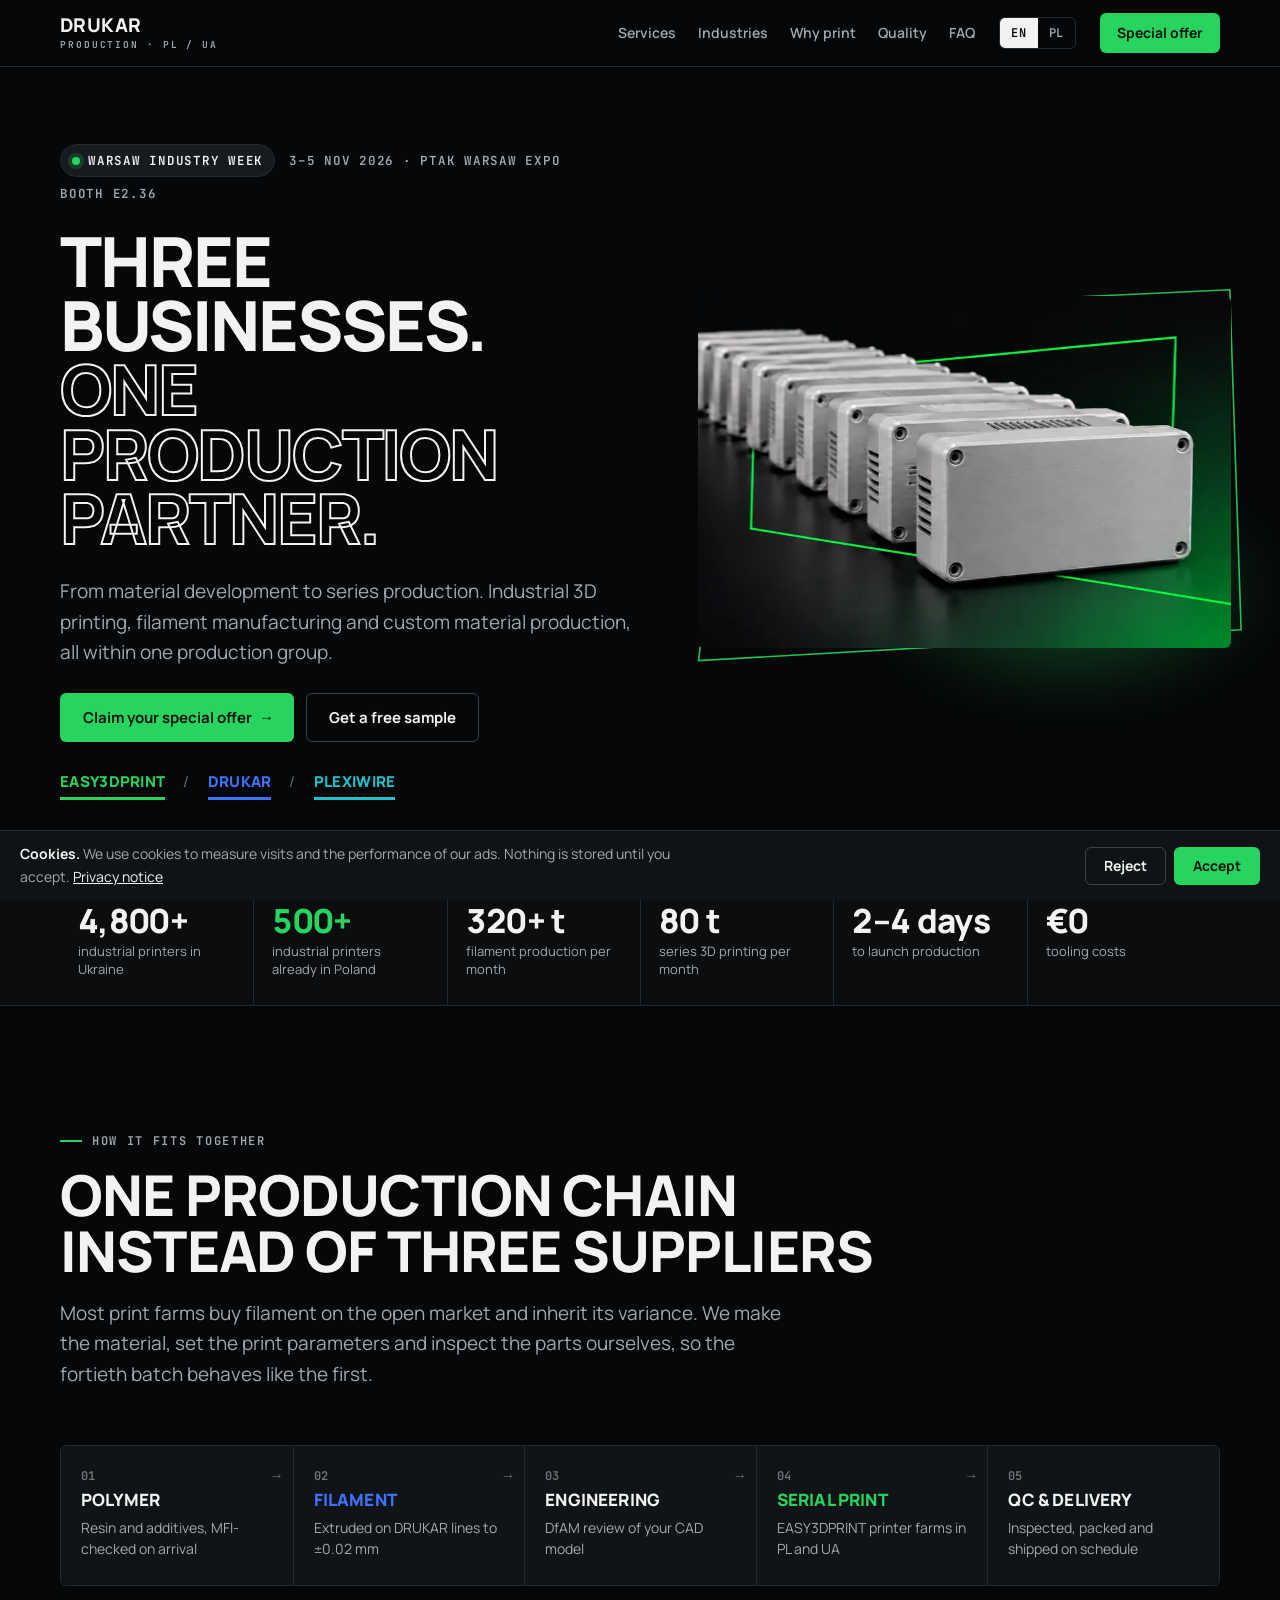
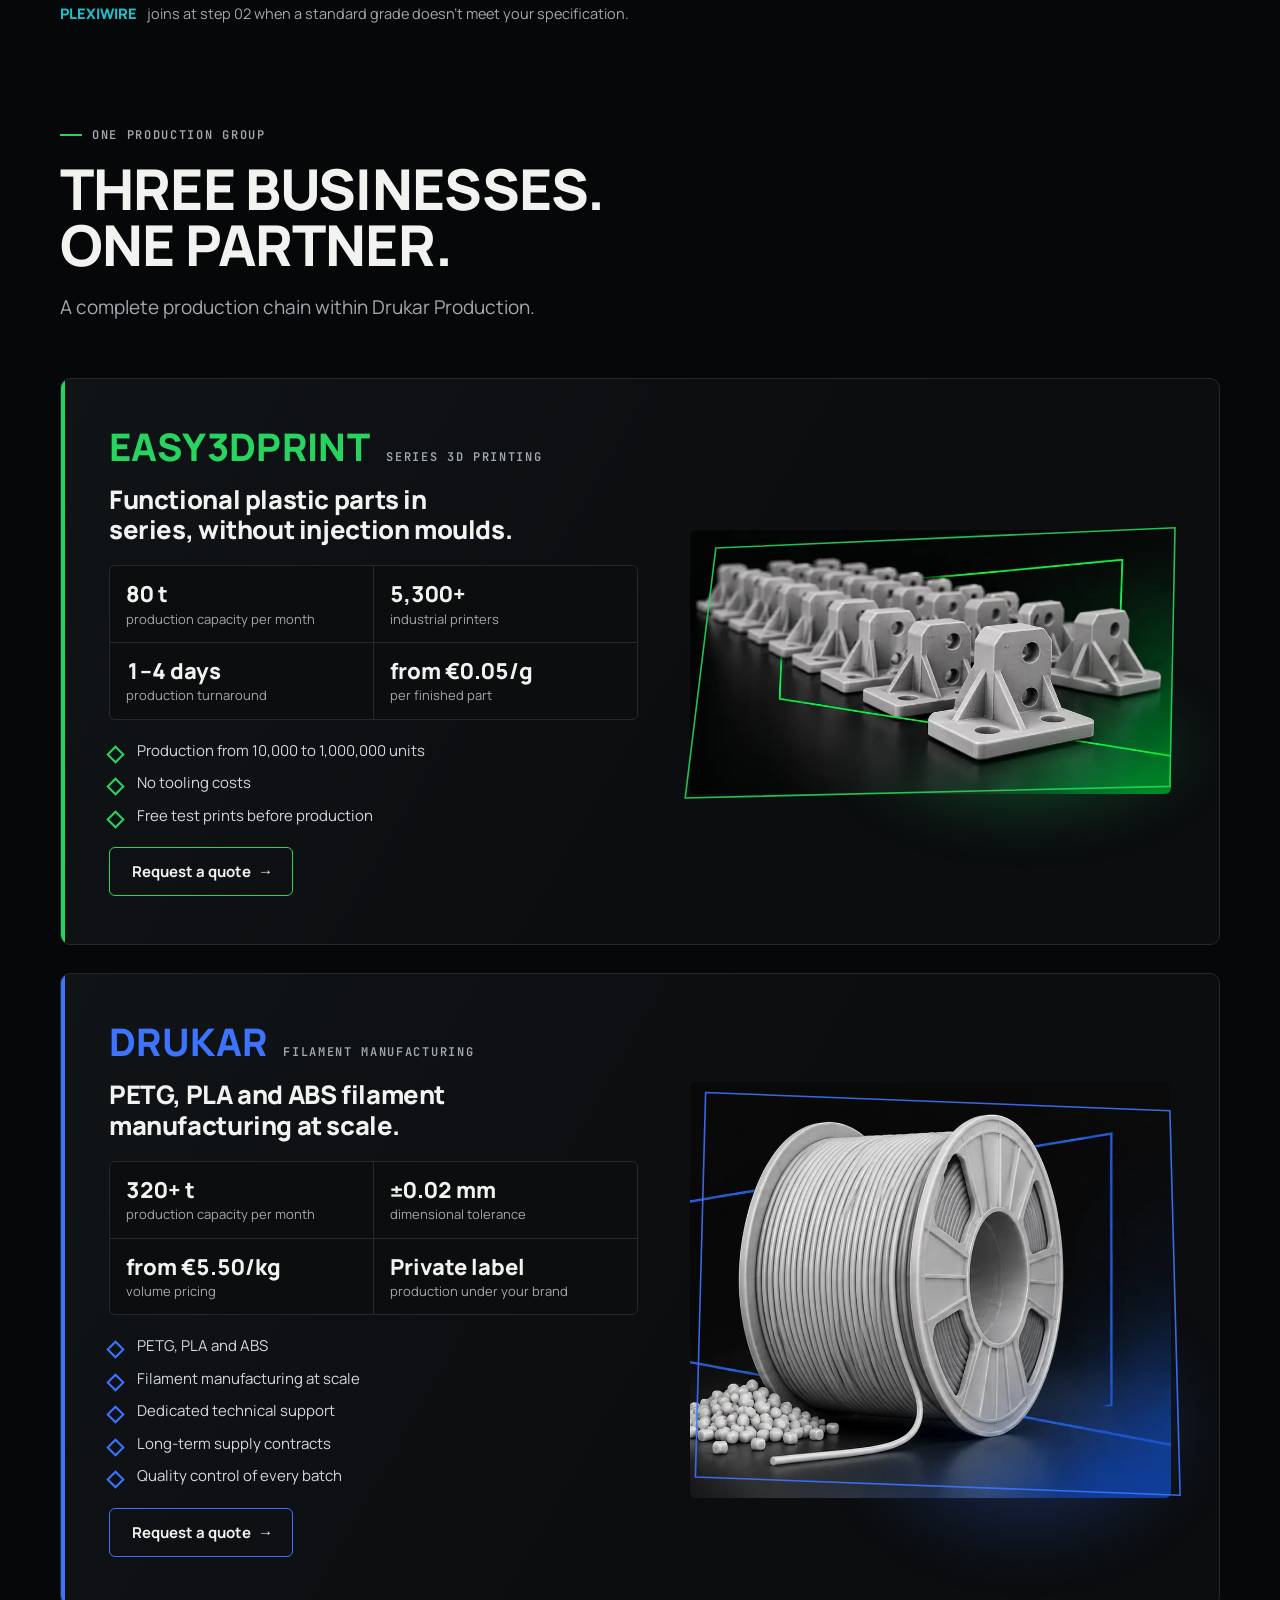
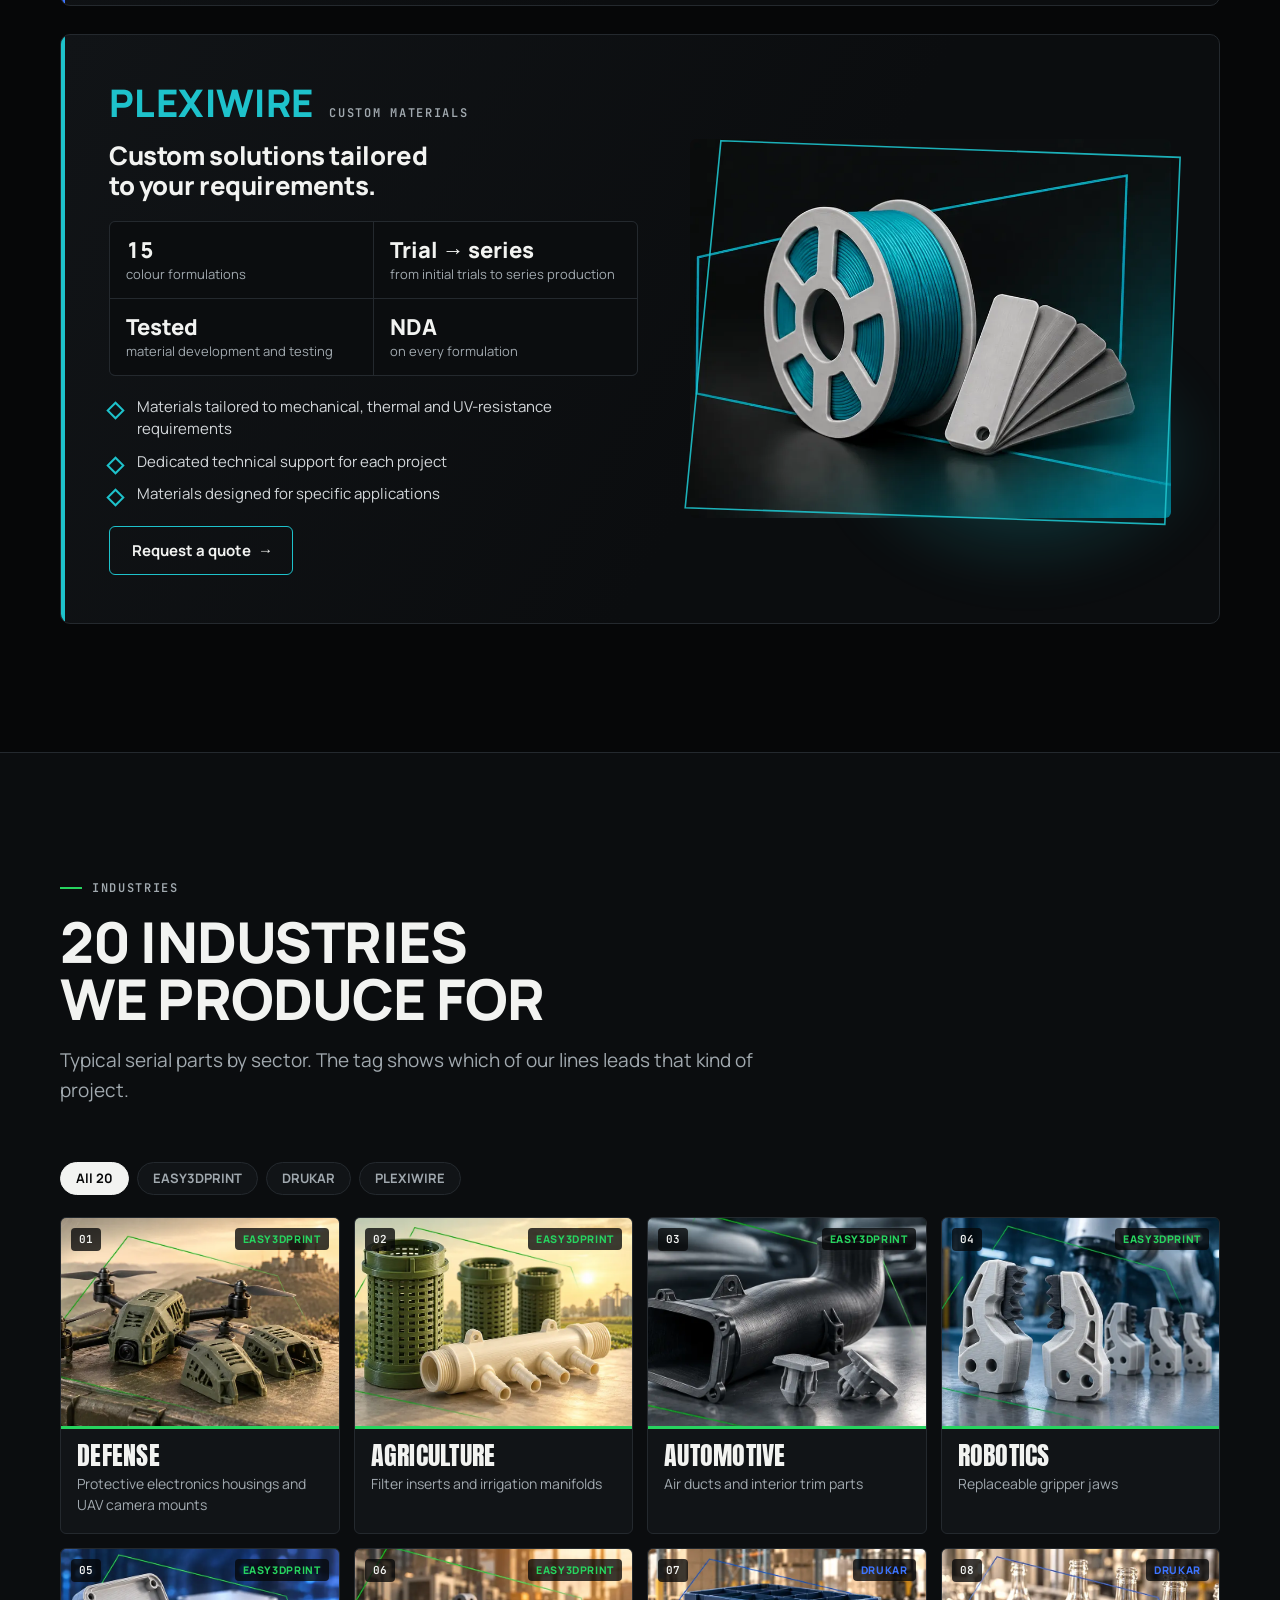
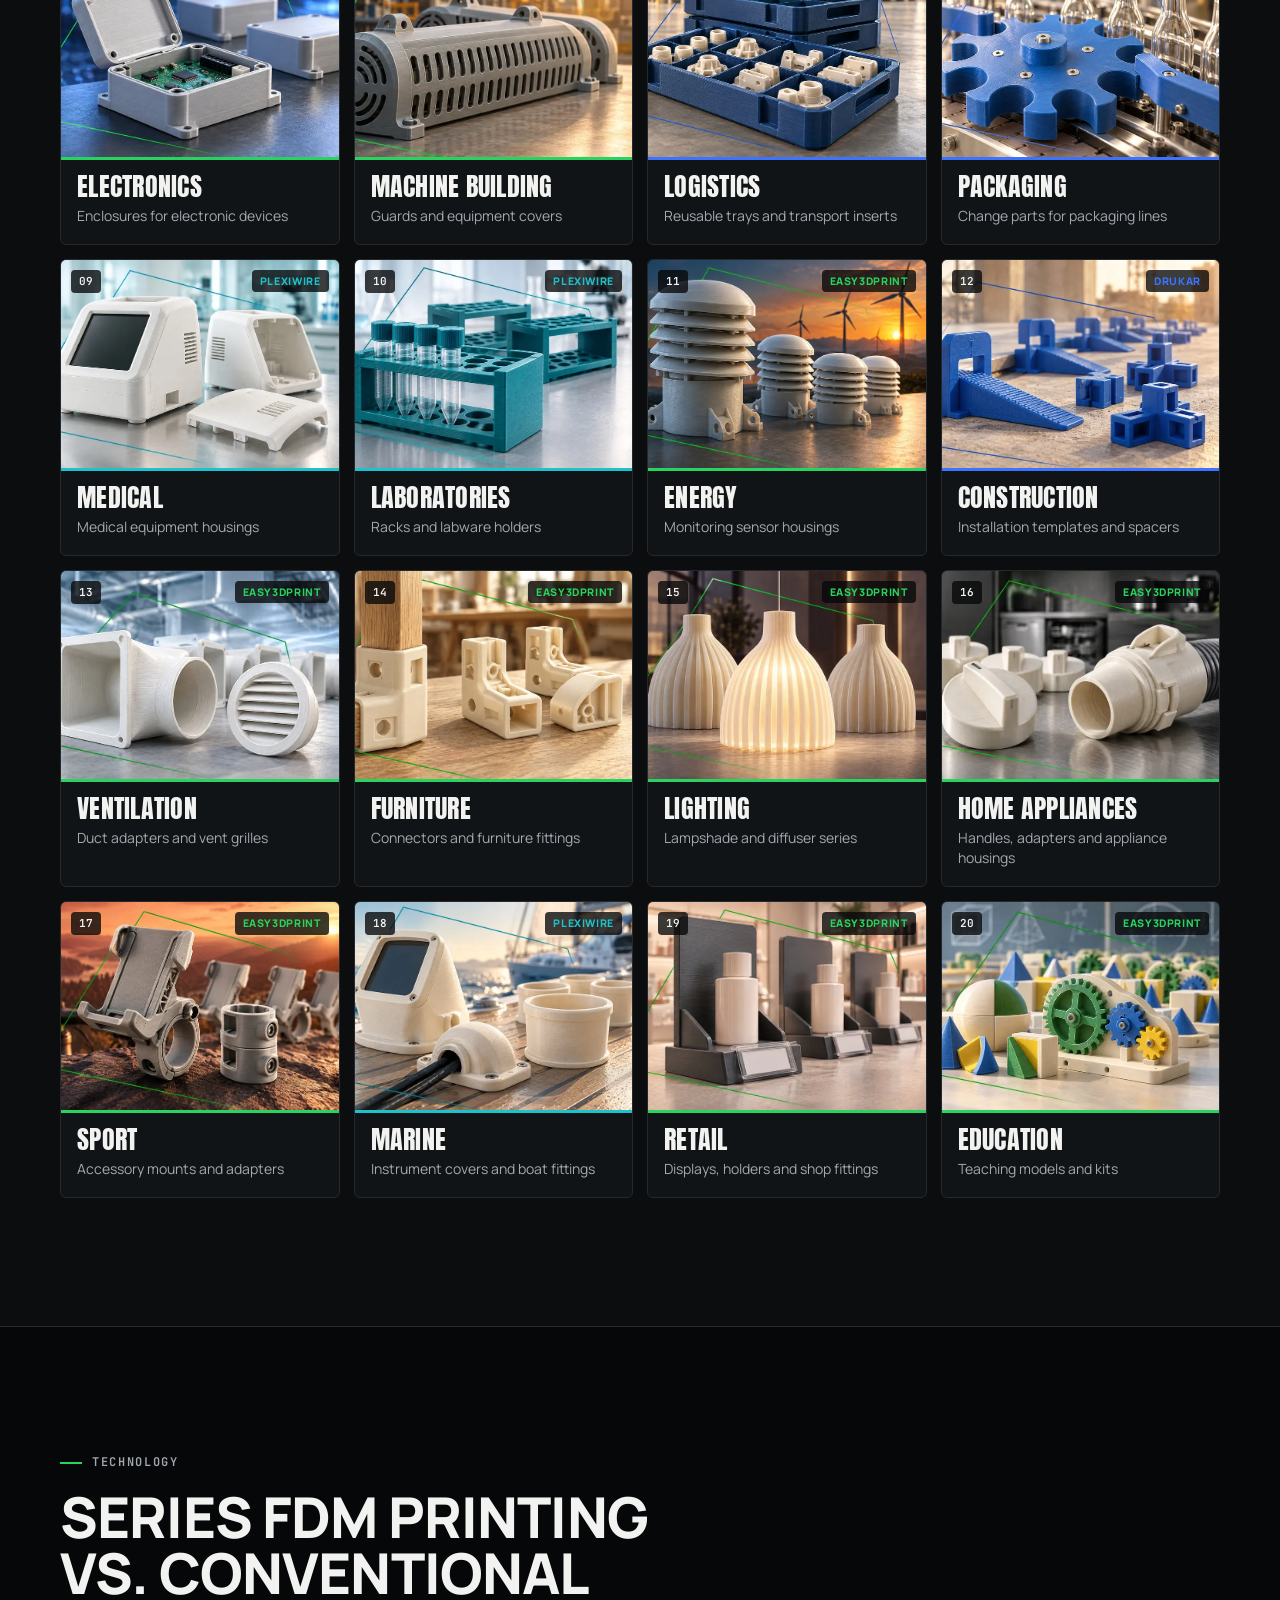
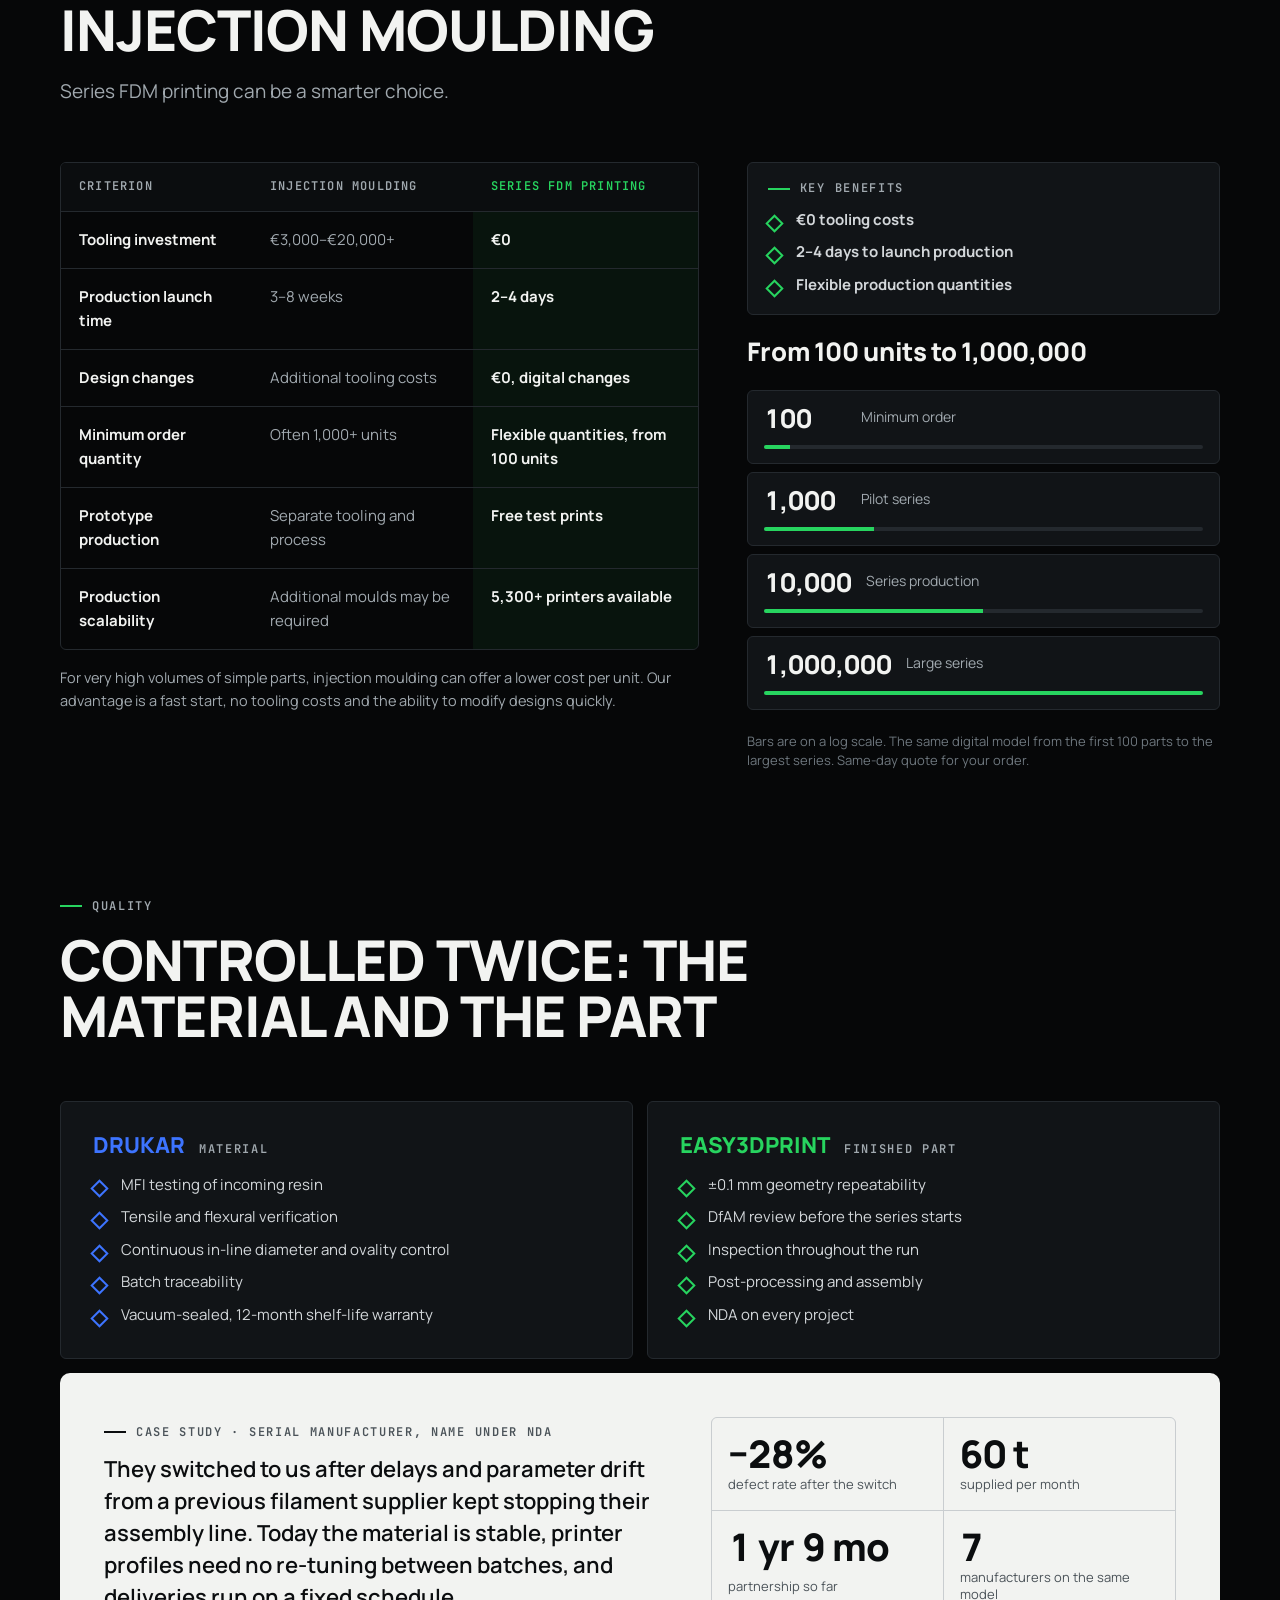
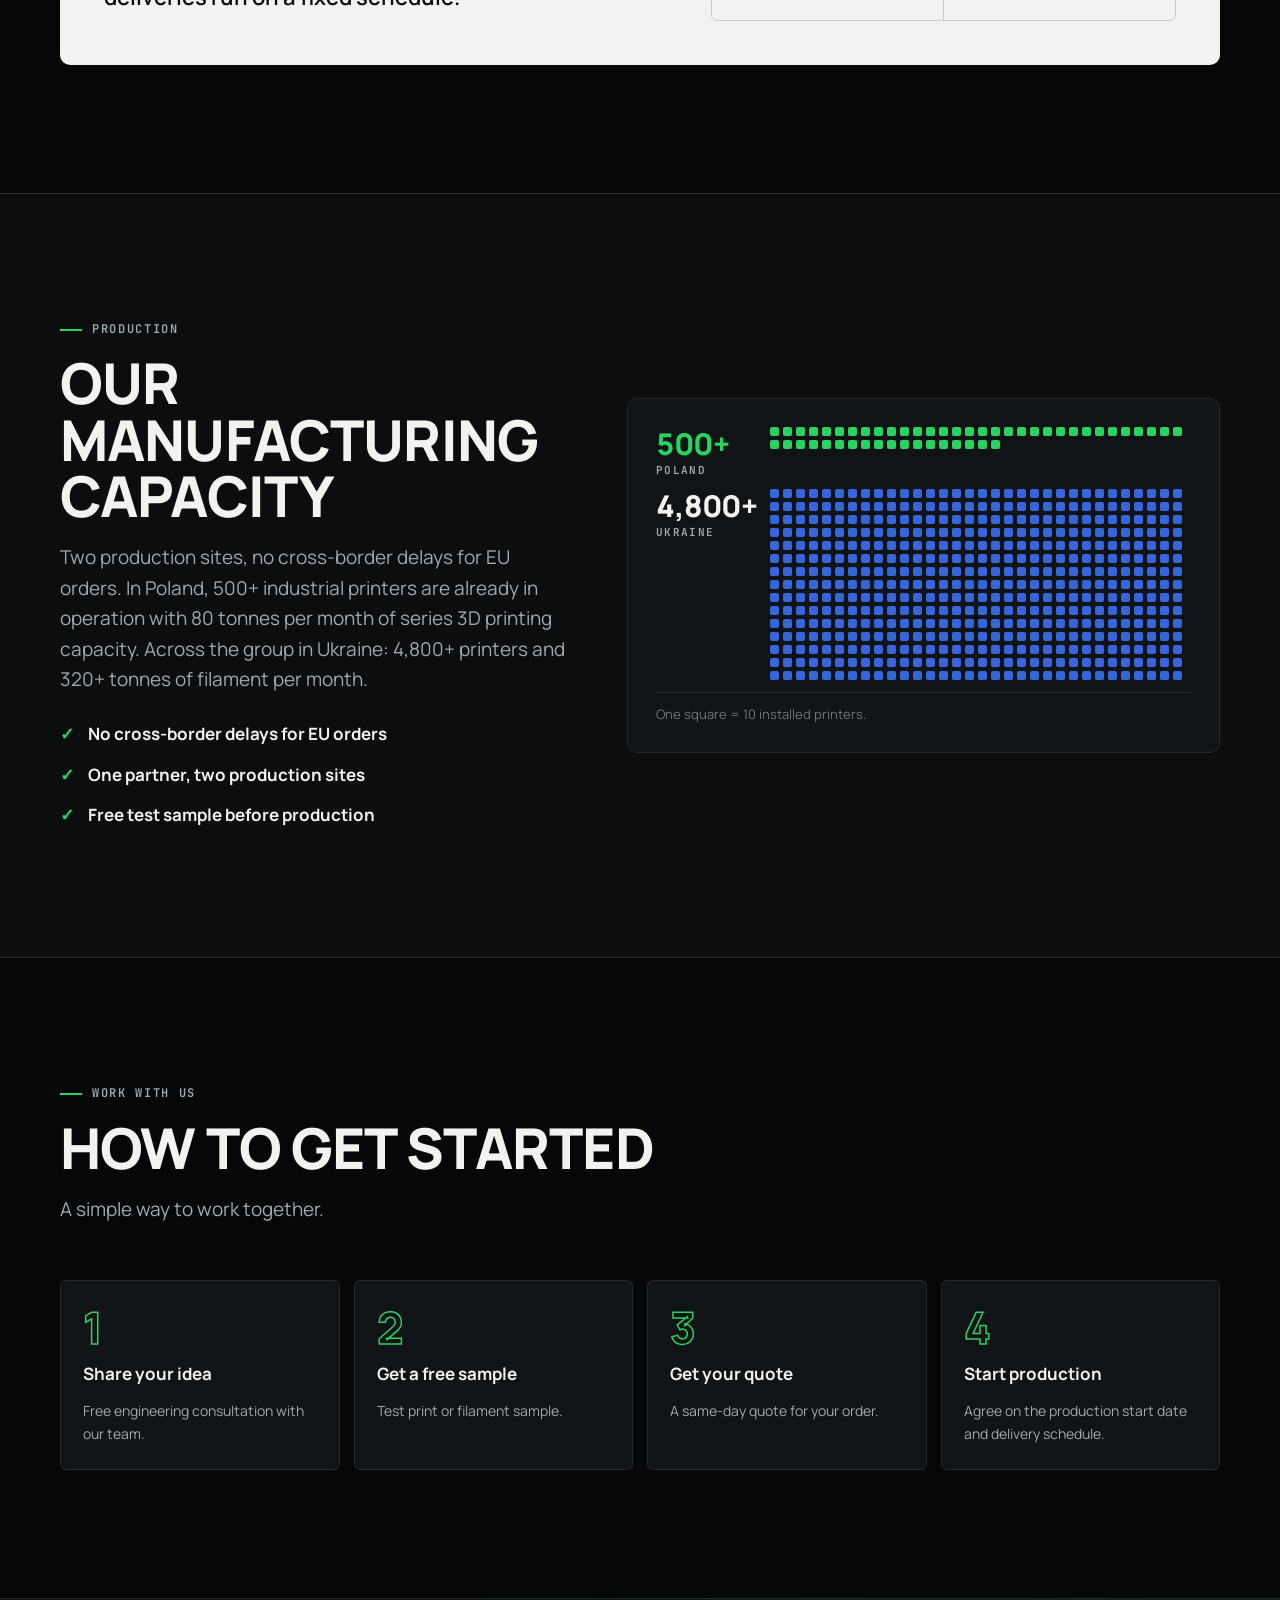
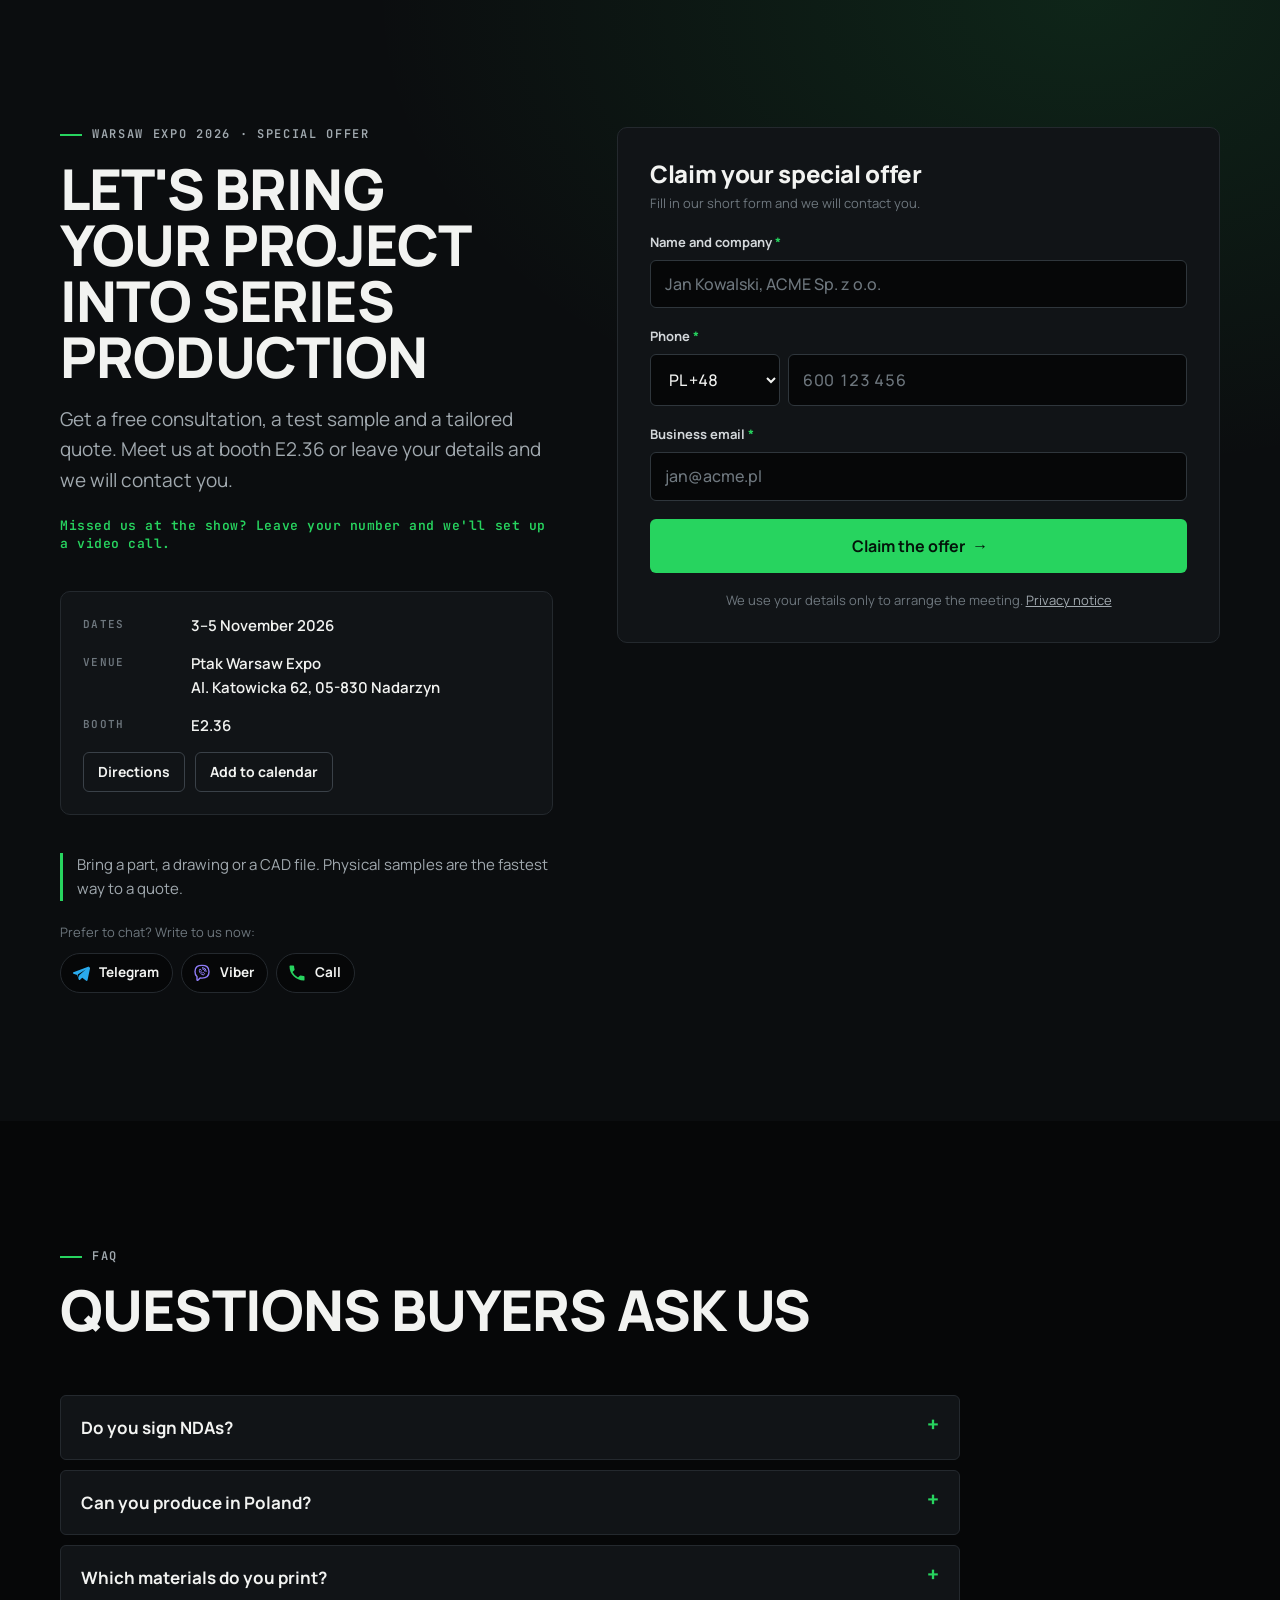
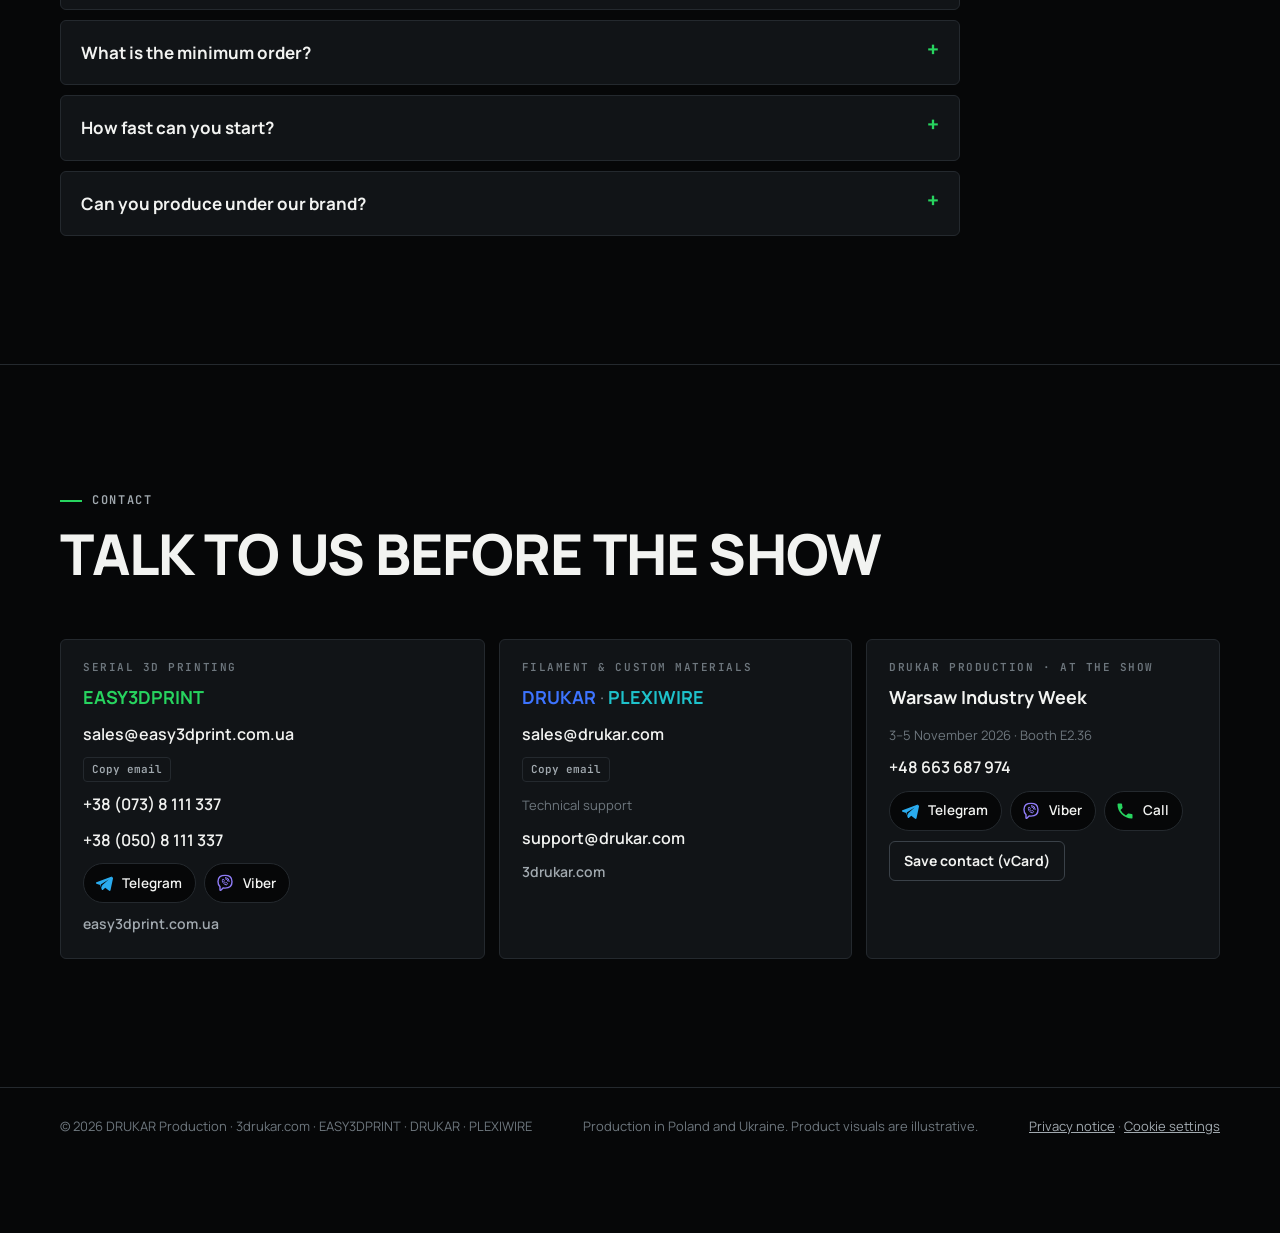
<file: index.html>
<!doctype html>
<html lang="en" data-root="" data-langpath="">
<head>
<meta charset="utf-8">
<meta name="viewport" content="width=device-width, initial-scale=1, viewport-fit=cover">
<title>DRUKAR Production · Serial 3D printing, filament &amp; custom materials</title>
<meta name="description" content="Series FDM 3D printing, PETG/PLA/ABS filament and custom materials within one production group. 5,300+ industrial printers in Poland and Ukraine. Warsaw Industry Week, 3–5 November 2026, booth E2.36.">
<link rel="canonical" href="https://warsaw2026.3drukar.com/">
<link rel="alternate" hreflang="en" href="https://warsaw2026.3drukar.com/">
<link rel="alternate" hreflang="pl" href="https://warsaw2026.3drukar.com/pl/">
<link rel="alternate" hreflang="x-default" href="https://warsaw2026.3drukar.com/">
<meta name="theme-color" content="#060708">
<meta property="og:type" content="website">
<meta property="og:title" content="DRUKAR Production · Three businesses. One production partner.">
<meta property="og:description" content="Series 3D printing, filament and custom materials. 500+ printers already in Poland. Warsaw Industry Week, 3–5 Nov 2026, booth E2.36.">
<meta property="og:url" content="https://warsaw2026.3drukar.com/">
<meta property="og:locale" content="en_GB">
<meta property="og:site_name" content="DRUKAR Production">
<meta property="og:image" content="https://warsaw2026.3drukar.com/assets/og-en.jpg">
<meta property="og:image:width" content="1200">
<meta property="og:image:height" content="630">
<meta name="twitter:card" content="summary_large_image">
<link rel="icon" href="data:image/svg+xml,%3Csvg xmlns='http://www.w3.org/2000/svg' viewBox='0 0 64 64'%3E%3Crect width='64' height='64' rx='12' fill='%23060708'/%3E%3Cpath d='M16 14h18c11 0 18 7 18 18s-7 18-18 18H16z' fill='none' stroke='%2327D45F' stroke-width='6'/%3E%3Ccircle cx='33' cy='32' r='5' fill='%232F6BFF'/%3E%3C/svg%3E">
<link rel="preload" href="assets/fonts/manrope-latin-800-normal.woff2" as="font" type="font/woff2" crossorigin>
<link rel="stylesheet" href="assets/fonts/fonts.css">
<script type="application/ld+json">
{"@context":"https://schema.org","@type":"Organization","name":"DRUKAR Production","alternateName":["EASY3DPRINT","DRUKAR","PLEXIWIRE"],"description":"Serial FDM 3D printing, industrial filament and custom materials manufacturer with production in Poland and Ukraine.","email":"sales@drukar.com","telephone":"+48663687974","contactPoint":[{"@type":"ContactPoint","contactType":"sales","areaServed":"EU","email":"sales@easy3dprint.com.ua","telephone":"+380738111337","name":"EASY3DPRINT serial 3D printing"},{"@type":"ContactPoint","contactType":"sales","email":"sales@drukar.com","name":"DRUKAR filament and PLEXIWIRE custom materials"},{"@type":"ContactPoint","contactType":"technical support","email":"support@drukar.com"}],"areaServed":"EU","event":{"@type":"BusinessEvent","name":"Warsaw Industry Week 2026","startDate":"2026-11-03","endDate":"2026-11-05","location":{"@type":"Place","name":"Ptak Warsaw Expo","address":"Al. Katowicka 62, 05-830 Nadarzyn, Poland"}}}
</script>
<link rel="stylesheet" href="assets/site.css">
<script src="assets/config.js"></script>
<script src="assets/consent.js"></script>
</head>
<body data-page="landing">

<div class="hint" id="langHint" hidden><div class="wrap"><a href="pl/" hreflang="pl" lang="pl">Ta strona jest dostępna po polsku →</a><button type="button" id="hintClose" aria-label="Close">×</button></div></div>
<header class="bar">
  <div class="wrap">
    <a class="logo" href="#top" aria-label="DRUKAR Production"><b>DRUKAR</b><small>PRODUCTION · PL / UA</small></a>
    <nav class="nav" aria-label="Main">
      <a href="#services">Services</a>
      <a href="#industries">Industries</a>
      <a href="#why">Why print</a>
      <a href="#quality">Quality</a>
      <a href="#faq">FAQ</a>
    </nav>
    <nav class="lang" aria-label="Language"><a href="./" hreflang="en" lang="en" aria-current="page">EN</a><a href="pl/" hreflang="pl" lang="pl">PL</a></nav>
    <a class="btn btn-primary" href="#meet" data-cta="header">Special offer</a>
  </div>
</header>

<main id="top">

<!-- HERO -->
<section class="hero">
  <div class="wrap hero-grid">
    <div class="hero-copy">
      <div class="show-tag">
        <span class="live">Warsaw Industry Week</span>
        <span>3–5 Nov 2026 · Ptak Warsaw Expo</span>
        <span><span>Booth</span> <b data-cfg="booth">E2.36</b></span>
      </div>
      <h1><span class="ln">Three businesses.</span><span class="ln">One production partner.</span></h1>
      <p class="lede">From material development to series production. Industrial 3D printing, filament manufacturing and custom material production, all within one production group.</p>
      <div class="hero-actions">
        <a class="btn btn-primary" href="#meet" data-cta="hero"><span>Claim your special offer</span> <span class="arr">→</span></a>
        <a class="btn btn-ghost" href="#meet" data-cta="test-print">Get a free sample</a>
      </div>
      <div class="brands" aria-label="Production lines">
        <span class="b-e3d">EASY3DPRINT</span><span class="s">/</span>
        <span class="b-drk">DRUKAR</span><span class="s">/</span>
        <span class="b-plx">PLEXIWIRE</span>
      </div>
    </div>
    <div class="shot">
      <svg class="frame" viewBox="0 0 100 100" preserveAspectRatio="none" aria-hidden="true"><polygon points="10,8 97,2 99,90 3,98"/></svg>
      <img src="assets/img/f-serial.webp" width="900" height="593" alt="A series of identical grey 3D-printed electronics enclosures lined up on a black surface" fetchpriority="high">
    </div>
  </div>
</section>

<!-- KPI -->
<div class="kpis">
  <ul class="wrap">
    <li><b>4,800+</b><span>industrial printers in Ukraine</span></li>
    <li class="pl"><b>500+</b><span>industrial printers already in Poland</span></li>
    <li><b>320+ t</b><span>filament production per month</span></li>
    <li><b>80 t</b><span>series 3D printing per month</span></li>
    <li><b>2–4 days</b><span>to launch production</span></li>
    <li><b>€0</b><span>tooling costs</span></li>
  </ul>
</div>

<!-- CHAIN + SERVICES -->
<section id="services">
  <div class="wrap">
    <div class="sec-head">
      <p class="eyebrow">How it fits together</p>
      <h2>One production chain instead of three suppliers</h2>
      <p class="lede">Most print farms buy filament on the open market and inherit its variance. We make the material, set the print parameters and inspect the parts ourselves, so the fortieth batch behaves like the first.</p>
    </div>
    <ol class="chain">
      <li><b>Polymer</b><span>Resin and additives, MFI-checked on arrival</span></li>
      <li class="t-drk"><b>Filament</b><span>Extruded on DRUKAR lines to ±0.02 mm</span></li>
      <li><b>Engineering</b><span>DfAM review of your CAD model</span></li>
      <li class="t-e3d"><b>Serial print</b><span>EASY3DPRINT printer farms in PL and UA</span></li>
      <li><b>QC &amp; delivery</b><span>Inspected, packed and shipped on schedule</span></li>
    </ol>
    <p class="chain-note"><i>PLEXIWIRE</i><span>joins at step 02 when a standard grade doesn't meet your specification.</span></p>

    <div class="sec-head" style="margin-top:clamp(64px,8vw,104px)">
      <p class="eyebrow">One production group</p>
      <h2>Three businesses. One partner.</h2>
      <p class="lede">A complete production chain within Drukar Production.</p>
    </div>

    <div class="lines">
      <article class="line-panel e3d" id="easy3dprint">
        <div class="lp-copy">
          <div class="lp-tag"><b>EASY3DPRINT</b><span>Series 3D printing</span></div>
          <h3>Functional plastic parts in series, without injection moulds.</h3>
          <div class="stats">
            <div><b>80 t</b><span>production capacity per month</span></div>
            <div><b>5,300+</b><span>industrial printers</span></div>
            <div><b>1–4 days</b><span>production turnaround</span></div>
            <div><b>from €0.05/g</b><span>per finished part</span></div>
          </div>
          <ul class="ticks">
            <li>Production from 10,000 to 1,000,000 units</li>
            <li>No tooling costs</li>
            <li>Free test prints before production</li>
          </ul>
          <a class="btn btn-ghost lp-cta" href="#meet" data-cta="easy3dprint"><span>Request a quote</span> <span class="arr">→</span></a>
        </div>
        <div class="shot">
          <svg class="frame" viewBox="0 0 100 100" preserveAspectRatio="none" aria-hidden="true"><polygon points="8,10 98,3 97,92 2,96"/></svg>
          <img src="assets/img/f-large-series.webp" width="900" height="494" loading="lazy" alt="Rows of identical 3D-printed mounting brackets produced in series">
        </div>
      </article>

      <article class="line-panel drk" id="drukar">
        <div class="lp-copy">
          <div class="lp-tag"><b>DRUKAR</b><span>Filament manufacturing</span></div>
          <h3>PETG, PLA and ABS filament manufacturing at scale.</h3>
          <div class="stats">
            <div><b>320+ t</b><span>production capacity per month</span></div>
            <div><b>±0.02 mm</b><span>dimensional tolerance</span></div>
            <div><b>from €5.50/kg</b><span>volume pricing</span></div>
            <div><b>Private label</b><span>production under your brand</span></div>
          </div>
          <ul class="ticks">
            <li>PETG, PLA and ABS</li>
            <li>Filament manufacturing at scale</li>
            <li>Dedicated technical support</li>
            <li>Long-term supply contracts</li>
            <li>Quality control of every batch</li>
          </ul>
          <a class="btn btn-ghost lp-cta" href="#meet" data-cta="drukar"><span>Request a quote</span> <span class="arr">→</span></a>
        </div>
        <div class="shot">
          <svg class="frame" viewBox="0 0 100 100" preserveAspectRatio="none" aria-hidden="true"><polygon points="6,6 97,10 99,94 4,90"/></svg>
          <img src="assets/img/f-filament-producer.webp" width="900" height="778" loading="lazy" alt="A spool of grey filament with polymer pellets in front of it">
        </div>
      </article>

      <article class="line-panel plx" id="plexiwire">
        <div class="lp-copy">
          <div class="lp-tag"><b>PLEXIWIRE</b><span>Custom materials</span></div>
          <h3>Custom solutions tailored to your requirements.</h3>
          <div class="stats">
            <div><b>15</b><span>colour formulations</span></div>
            <div><b>Trial → series</b><span>from initial trials to series production</span></div>
            <div><b>Tested</b><span>material development and testing</span></div>
            <div><b>NDA</b><span>on every formulation</span></div>
          </div>
          <ul class="ticks">
            <li>Materials tailored to mechanical, thermal and UV-resistance requirements</li>
            <li>Dedicated technical support for each project</li>
            <li>Materials designed for specific applications</li>
          </ul>
          <a class="btn btn-ghost lp-cta" href="#meet" data-cta="plexiwire"><span>Request a quote</span> <span class="arr">→</span></a>
        </div>
        <div class="shot">
          <svg class="frame" viewBox="0 0 100 100" preserveAspectRatio="none" aria-hidden="true"><polygon points="9,4 99,8 96,96 2,92"/></svg>
          <img src="assets/img/f-custom-filament.webp" width="900" height="709" loading="lazy" alt="A teal custom-colour filament spool next to colour sample chips">
        </div>
      </article>
    </div>
  </div>
</section>

<!-- INDUSTRIES -->
<section id="industries" style="background:var(--bg-2);border-block:1px solid var(--line)">
  <div class="wrap">
    <div class="sec-head">
      <p class="eyebrow">Industries</p>
      <h2>20 industries we produce for</h2>
      <p class="lede">Typical serial parts by sector. The tag shows which of our lines leads that kind of project.</p>
    </div>
    <div class="filters" role="group" aria-label="Filter by line">
      <button type="button" data-f="all" aria-pressed="true">All 20</button>
      <button type="button" data-f="e3d" aria-pressed="false">EASY3DPRINT</button>
      <button type="button" data-f="drk" aria-pressed="false">DRUKAR</button>
      <button type="button" data-f="plx" aria-pressed="false">PLEXIWIRE</button>
    </div>
    <ul class="ind-grid" id="indGrid">
      <li class="ind" data-brand="e3d"><figure><img src="assets/img/i-defense.webp" width="720" height="540" loading="lazy" alt="Protective electronics housings and UAV camera mounts"></figure><span class="no">01</span><span class="brand">EASY3DPRINT</span><div class="body"><h3>Defense</h3><p>Protective electronics housings and UAV camera mounts</p></div></li>
      <li class="ind" data-brand="e3d"><figure><img src="assets/img/i-agriculture.webp" width="720" height="540" loading="lazy" alt="Filter inserts and irrigation manifolds"></figure><span class="no">02</span><span class="brand">EASY3DPRINT</span><div class="body"><h3>Agriculture</h3><p>Filter inserts and irrigation manifolds</p></div></li>
      <li class="ind" data-brand="e3d"><figure><img src="assets/img/i-automotive.webp" width="720" height="540" loading="lazy" alt="Air ducts and interior trim parts"></figure><span class="no">03</span><span class="brand">EASY3DPRINT</span><div class="body"><h3>Automotive</h3><p>Air ducts and interior trim parts</p></div></li>
      <li class="ind" data-brand="e3d"><figure><img src="assets/img/i-robotics.webp" width="720" height="540" loading="lazy" alt="Replaceable gripper jaws"></figure><span class="no">04</span><span class="brand">EASY3DPRINT</span><div class="body"><h3>Robotics</h3><p>Replaceable gripper jaws</p></div></li>
      <li class="ind" data-brand="e3d"><figure><img src="assets/img/i-electronics.webp" width="720" height="540" loading="lazy" alt="Enclosures for electronic devices"></figure><span class="no">05</span><span class="brand">EASY3DPRINT</span><div class="body"><h3>Electronics</h3><p>Enclosures for electronic devices</p></div></li>
      <li class="ind" data-brand="e3d"><figure><img src="assets/img/i-machinery.webp" width="720" height="540" loading="lazy" alt="Guards and equipment covers"></figure><span class="no">06</span><span class="brand">EASY3DPRINT</span><div class="body"><h3>Machine building</h3><p>Guards and equipment covers</p></div></li>
      <li class="ind" data-brand="drk"><figure><img src="assets/img/i-logistics.webp" width="720" height="540" loading="lazy" alt="Reusable trays and transport inserts"></figure><span class="no">07</span><span class="brand">DRUKAR</span><div class="body"><h3>Logistics</h3><p>Reusable trays and transport inserts</p></div></li>
      <li class="ind" data-brand="drk"><figure><img src="assets/img/i-packaging.webp" width="720" height="540" loading="lazy" alt="Change parts for packaging lines"></figure><span class="no">08</span><span class="brand">DRUKAR</span><div class="body"><h3>Packaging</h3><p>Change parts for packaging lines</p></div></li>
      <li class="ind" data-brand="plx"><figure><img src="assets/img/i-medical.webp" width="720" height="540" loading="lazy" alt="Medical equipment housings"></figure><span class="no">09</span><span class="brand">PLEXIWIRE</span><div class="body"><h3>Medical</h3><p>Medical equipment housings</p></div></li>
      <li class="ind" data-brand="plx"><figure><img src="assets/img/i-laboratory.webp" width="720" height="540" loading="lazy" alt="Racks and labware holders"></figure><span class="no">10</span><span class="brand">PLEXIWIRE</span><div class="body"><h3>Laboratories</h3><p>Racks and labware holders</p></div></li>
      <li class="ind" data-brand="e3d"><figure><img src="assets/img/i-energy.webp" width="720" height="540" loading="lazy" alt="Monitoring sensor housings"></figure><span class="no">11</span><span class="brand">EASY3DPRINT</span><div class="body"><h3>Energy</h3><p>Monitoring sensor housings</p></div></li>
      <li class="ind" data-brand="drk"><figure><img src="assets/img/i-construction.webp" width="720" height="540" loading="lazy" alt="Installation templates and spacers"></figure><span class="no">12</span><span class="brand">DRUKAR</span><div class="body"><h3>Construction</h3><p>Installation templates and spacers</p></div></li>
      <li class="ind" data-brand="e3d"><figure><img src="assets/img/i-ventilation.webp" width="720" height="540" loading="lazy" alt="Duct adapters and vent grilles"></figure><span class="no">13</span><span class="brand">EASY3DPRINT</span><div class="body"><h3>Ventilation</h3><p>Duct adapters and vent grilles</p></div></li>
      <li class="ind" data-brand="e3d"><figure><img src="assets/img/i-furniture.webp" width="720" height="540" loading="lazy" alt="Connectors and furniture fittings"></figure><span class="no">14</span><span class="brand">EASY3DPRINT</span><div class="body"><h3>Furniture</h3><p>Connectors and furniture fittings</p></div></li>
      <li class="ind" data-brand="e3d"><figure><img src="assets/img/i-lighting.webp" width="720" height="540" loading="lazy" alt="Lampshade and diffuser series"></figure><span class="no">15</span><span class="brand">EASY3DPRINT</span><div class="body"><h3>Lighting</h3><p>Lampshade and diffuser series</p></div></li>
      <li class="ind" data-brand="e3d"><figure><img src="assets/img/i-appliances.webp" width="720" height="540" loading="lazy" alt="Handles, adapters and appliance housings"></figure><span class="no">16</span><span class="brand">EASY3DPRINT</span><div class="body"><h3>Home appliances</h3><p>Handles, adapters and appliance housings</p></div></li>
      <li class="ind" data-brand="e3d"><figure><img src="assets/img/i-sport.webp" width="720" height="540" loading="lazy" alt="Accessory mounts and adapters"></figure><span class="no">17</span><span class="brand">EASY3DPRINT</span><div class="body"><h3>Sport</h3><p>Accessory mounts and adapters</p></div></li>
      <li class="ind" data-brand="plx"><figure><img src="assets/img/i-marine.webp" width="720" height="540" loading="lazy" alt="Instrument covers and boat fittings"></figure><span class="no">18</span><span class="brand">PLEXIWIRE</span><div class="body"><h3>Marine</h3><p>Instrument covers and boat fittings</p></div></li>
      <li class="ind" data-brand="e3d"><figure><img src="assets/img/i-retail.webp" width="720" height="540" loading="lazy" alt="Displays, holders and shop fittings"></figure><span class="no">19</span><span class="brand">EASY3DPRINT</span><div class="body"><h3>Retail</h3><p>Displays, holders and shop fittings</p></div></li>
      <li class="ind" data-brand="e3d"><figure><img src="assets/img/i-education.webp" width="720" height="540" loading="lazy" alt="Teaching models and kits"></figure><span class="no">20</span><span class="brand">EASY3DPRINT</span><div class="body"><h3>Education</h3><p>Teaching models and kits</p></div></li>
    </ul>
  </div>
</section>

<!-- WHY PRINT -->
<section id="why">
  <div class="wrap">
    <div class="sec-head">
      <p class="eyebrow">Technology</p>
      <h2>Series FDM printing vs. conventional injection moulding</h2>
      <p class="lede">Series FDM printing can be a smarter choice.</p>
    </div>
    <div class="cmp-grid">
      <div style="min-width:0">
        <div class="tbl-wrap">
          <table>
            <thead><tr><th>Criterion</th><th>Injection moulding</th><th class="us">Series FDM printing</th></tr></thead>
            <tbody>
              <tr><th>Tooling investment</th><td>€3,000–€20,000+</td><td class="us">€0</td></tr>
              <tr><th>Production launch time</th><td>3–8 weeks</td><td class="us">2–4 days</td></tr>
              <tr><th>Design changes</th><td>Additional tooling costs</td><td class="us">€0, digital changes</td></tr>
              <tr><th>Minimum order quantity</th><td>Often 1,000+ units</td><td class="us">Flexible quantities, from 100 units</td></tr>
              <tr><th>Prototype production</th><td>Separate tooling and process</td><td class="us">Free test prints</td></tr>
              <tr><th>Production scalability</th><td>Additional moulds may be required</td><td class="us">5,300+ printers available</td></tr>
            </tbody>
          </table>
        </div>
        <p class="honest">For very high volumes of simple parts, injection moulding can offer a lower cost per unit. Our advantage is a fast start, no tooling costs and the ability to modify designs quickly.</p>
      </div>
      <div class="cmp-side">
        <div class="kb"><p class="eyebrow">Key benefits</p><ul class="ticks"><li>€0 tooling costs</li><li>2–4 days to launch production</li><li>Flexible production quantities</li></ul></div>
        <h3>From 100 units to 1,000,000</h3>
        <ol class="ladder">
          <li><b>100</b><span>Minimum order</span><span class="bar-fill"><i style="width:6%"></i></span></li>
          <li><b>1,000</b><span>Pilot series</span><span class="bar-fill"><i style="width:25%"></i></span></li>
          <li><b>10,000</b><span>Series production</span><span class="bar-fill"><i style="width:50%"></i></span></li>
          <li><b>1,000,000</b><span>Large series</span><span class="bar-fill"><i style="width:100%"></i></span></li>
        </ol>
        <p class="small">Bars are on a log scale. The same digital model from the first 100 parts to the largest series. Same-day quote for your order.</p>
      </div>
    </div>
  </div>
</section>

<!-- QUALITY -->
<section id="quality" style="padding-top:0">
  <div class="wrap">
    <div class="sec-head">
      <p class="eyebrow">Quality</p>
      <h2>Controlled twice: the material and the part</h2>
    </div>
    <div class="q-grid">
      <div class="q-card drk">
        <header><b>DRUKAR</b><span>Material</span></header>
        <ul class="ticks">
          <li>MFI testing of incoming resin</li>
          <li>Tensile and flexural verification</li>
          <li>Continuous in-line diameter and ovality control</li>
          <li>Batch traceability</li>
          <li>Vacuum-sealed, 12-month shelf-life warranty</li>
        </ul>
      </div>
      <div class="q-card e3d">
        <header><b>EASY3DPRINT</b><span>Finished part</span></header>
        <ul class="ticks">
          <li>±0.1 mm geometry repeatability</li>
          <li>DfAM review before the series starts</li>
          <li>Inspection throughout the run</li>
          <li>Post-processing and assembly</li>
          <li>NDA on every project</li>
        </ul>
      </div>
    </div>
    <div class="case">
      <div>
        <p class="eyebrow">Case study · serial manufacturer, name under NDA</p>
        <blockquote>They switched to us after delays and parameter drift from a previous filament supplier kept stopping their assembly line. Today the material is stable, printer profiles need no re-tuning between batches, and deliveries run on a fixed schedule.</blockquote>
      </div>
      <div class="case-stats">
        <div><b>−28%</b><span>defect rate after the switch</span></div>
        <div><b>60 t</b><span>supplied per month</span></div>
        <div><b>1 yr 9 mo</b><span>partnership so far</span></div>
        <div><b>7</b><span>manufacturers on the same model</span></div>
      </div>
    </div>
  </div>
</section>

<!-- POLAND -->
<section id="poland" style="background:var(--bg-2);border-block:1px solid var(--line)">
  <div class="wrap pl-grid">
    <div>
      <div class="sec-head" style="margin-bottom:0">
        <p class="eyebrow">Production</p>
        <h2>Our manufacturing capacity</h2>
        <p class="lede">Two production sites, no cross-border delays for EU orders. In Poland, 500+ industrial printers are already in operation with 80 tonnes per month of series 3D printing capacity. Across the group in Ukraine: 4,800+ printers and 320+ tonnes of filament per month.</p>
      </div>
      <ul class="pl-points">
        <li>No cross-border delays for EU orders</li>
        <li>One partner, two production sites</li>
        <li>Free test sample before production</li>
      </ul>
    </div>
    <div class="bases" aria-label="Installed printers by country">
      <div class="base pl"><div class="lbl"><b>500+</b><span>Poland</span></div><div class="dots" data-n="50"></div></div>
      <div class="base ua"><div class="lbl"><b>4,800+</b><span>Ukraine</span></div><div class="dots" data-n="480"></div></div>
      <p class="legend small">One square = 10 installed printers.</p>
    </div>
  </div>
</section>

<!-- PROCESS -->
<section id="process">
  <div class="wrap">
    <div class="sec-head">
      <p class="eyebrow">Work with us</p>
      <h2>How to get started</h2>
      <p class="lede">A simple way to work together.</p>
    </div>
    <ol class="steps">
      <li><b>Share your idea</b><span>Free engineering consultation with our team.</span></li>
      <li><b>Get a free sample</b><span>Test print or filament sample.</span></li>
      <li><b>Get your quote</b><span>A same-day quote for your order.</span></li>
      <li><b>Start production</b><span>Agree on the production start date and delivery schedule.</span></li>
    </ol>
  </div>
</section>

<!-- MEET -->
<section id="meet" class="meet">
  <div class="wrap meet-grid">
    <div class="venue">
      <div class="sec-head" style="margin-bottom:0">
        <p class="eyebrow">Warsaw Expo 2026 · Special offer</p>
        <h2>Let's bring your project into series production</h2>
        <p class="lede">Get a free consultation, a test sample and a tailored quote. Meet us at booth E2.36 or leave your details and we will contact you.</p>
      </div>
      <p class="countdown" id="countdown"></p>
      <dl class="vcard">
        <div class="vrow"><dt>Dates</dt><dd>3–5 November 2026</dd></div>
        <div class="vrow"><dt>Venue</dt><dd>Ptak Warsaw Expo<br>Al. Katowicka 62, 05-830 Nadarzyn</dd></div>
        <div class="vrow"><dt>Booth</dt><dd data-cfg="booth">E2.36</dd></div>
        <div class="vlinks">
          <a class="btn btn-ghost" id="mapLink" href="https://www.google.com/maps/search/?api=1&amp;query=Ptak+Warsaw+Expo+Nadarzyn" target="_blank" rel="noopener">Directions</a>
          <button class="btn btn-ghost" type="button" data-ics>Add to calendar</button>
        </div>
      </dl>
      <p class="bring">Bring a part, a drawing or a CAD file. Physical samples are the fastest way to a quote.</p>
      <div class="chat"><p class="small">Prefer to chat? Write to us now:</p><div class="msgrs" data-msgr></div></div>
    </div>

    <form id="leadForm" novalidate>
      <div class="f-head">
        <h3>Claim your special offer</h3>
        <p class="small">Fill in our short form and we will contact you.</p>
      </div>
      <div class="fld">
        <label for="f-name"><span>Name and company</span> <span class="req">*</span></label>
        <input id="f-name" name="name" type="text" autocomplete="name" required placeholder="Jan Kowalski, ACME Sp. z o.o.">
        <small class="f-err" hidden></small>
      </div>
      <div class="fld">
        <label for="f-phone"><span>Phone</span> <span class="req">*</span></label>
        <div class="tel">
          <select id="f-prefix" name="prefix" aria-label="Country code">
            <option value="+48">PL +48</option><option value="+49">DE +49</option><option value="+420">CZ +420</option>
            <option value="+421">SK +421</option><option value="+370">LT +370</option><option value="+31">NL +31</option>
            <option value="+43">AT +43</option><option value="+44">UK +44</option><option value="+380">UA +380</option>
          </select>
          <input id="f-phone" name="phone" type="tel" inputmode="numeric" autocomplete="tel-national" required placeholder="600 123 456">
        </div>
        <small class="f-err" hidden></small>
      </div>
      <div class="fld">
        <label for="f-email"><span>Business email</span> <span class="opt" id="f-email-opt" hidden>optional</span><span class="req" id="f-email-req">*</span></label>
        <input id="f-email" name="email" type="email" autocomplete="email" required placeholder="jan@acme.pl">
        <small class="f-err" hidden></small>
      </div>
      <input type="hidden" name="cta" id="f-cta" value="">
      <input class="hp" type="text" name="website" id="f-website" tabindex="-1" autocomplete="off" aria-hidden="true">
      <button class="btn btn-primary f-btn" type="submit" id="f-submit"><span>Claim the offer</span> <span class="arr">→</span></button>
      <p class="small f-legal"><span>We use your details only to arrange the meeting.</span> <a href="privacy/">Privacy notice</a></p>
    </form>
  </div>
</section>

<!-- FAQ -->
<section id="faq">
  <div class="wrap">
    <div class="sec-head"><p class="eyebrow">FAQ</p><h2>Questions buyers ask us</h2></div>
    <div class="faq">
      <details><summary>Do you sign NDAs?</summary><p>Yes, before you share drawings if you prefer. Every custom formulation is covered by an NDA as standard.</p></details>
      <details><summary>Can you produce in Poland?</summary><p>Yes. 500+ industrial printers already run in Poland, so EU orders and samples ship without cross-border delays.</p></details>
      <details><summary>Which materials do you print?</summary><p>PETG, PLA and ABS from our own DRUKAR line. When you need specific mechanical, thermal, UV or flame-retardant properties, PLEXIWIRE develops a compound for your part.</p></details>
      <details><summary>What is the minimum order?</summary><p>Flexible quantities from 100 units. There is no mould to pay off, and our farms handle series from 10,000 up to 1,000,000 parts.</p></details>
      <details><summary>How fast can you start?</summary><p>First a free test print or filament sample, then a same-day quote. Production launches in 2–4 days.</p></details>
      <details><summary>Can you produce under our brand?</summary><p>Yes. We print parts and make filament for OEM and private-label customers, including packaging and labelling.</p></details>
    </div>
  </div>
</section>

<!-- CONTACT -->
<section class="contact" id="contact">
  <div class="wrap">
    <div class="sec-head"><p class="eyebrow">Contact</p><h2>Talk to us before the show</h2></div>
    <div class="c-grid">
      <div class="c-card">
        <span class="role">Serial 3D printing</span>
        <b class="b-e3d" style="border:0">EASY3DPRINT</b>
        <a href="mailto:sales@easy3dprint.com.ua">sales@easy3dprint.com.ua</a>
        <button class="copy" type="button" data-copy-text="sales@easy3dprint.com.ua">Copy email</button>
        <a href="tel:+380738111337">+38 (073) 8 111 337</a>
        <a href="tel:+380508111337">+38 (050) 8 111 337</a>
        <div class="msgrs" data-msgr="whatsapp,telegram,viber"></div>
        <span class="c-links"><a href="https://easy3dprint.com.ua/" target="_blank" rel="noopener">easy3dprint.com.ua</a></span>
      </div>
      <div class="c-card">
        <span class="role">Filament &amp; custom materials</span>
        <b><span class="b-drk" style="border:0">DRUKAR</span> <span class="s" style="color:var(--dim);font-weight:400">·</span> <span class="b-plx" style="border:0">PLEXIWIRE</span></b>
        <a href="mailto:sales@drukar.com">sales@drukar.com</a>
        <button class="copy" type="button" data-copy-text="sales@drukar.com">Copy email</button>
        <span class="small">Technical support</span>
        <a href="mailto:support@drukar.com">support@drukar.com</a>
        <span class="c-links"><a href="https://www.3drukar.com/" target="_blank" rel="noopener">3drukar.com</a></span>
      </div>
      <div class="c-card">
        <span class="role">DRUKAR Production · at the show</span>
        <b>Warsaw Industry Week</b>
        <span class="small"><span>3–5 November 2026</span> · <span>Booth</span> <span data-cfg="booth">E2.36</span></span>
        <a href="tel:+48663687974">+48 663 687 974</a>
        <div class="msgrs" data-msgr></div>
        <button class="btn btn-ghost" type="button" data-vcf>Save contact (vCard)</button>
      </div>
    </div>
  </div>
</section>
</main>

<footer>
  <div class="wrap">
    <span>© 2026 DRUKAR Production · 3drukar.com · EASY3DPRINT · DRUKAR · PLEXIWIRE</span>
    <span>Production in Poland and Ukraine. Product visuals are illustrative.</span>
    <span><a href="privacy/">Privacy notice</a> · <a href="#" data-cookie-settings>Cookie settings</a></span>
  </div>
</footer>

<div class="mcta"><a class="btn btn-primary" href="#meet" data-cta="sticky">Claim your special offer</a></div>

<script src="assets/site.js" defer></script>
</body>
</html>
</file>
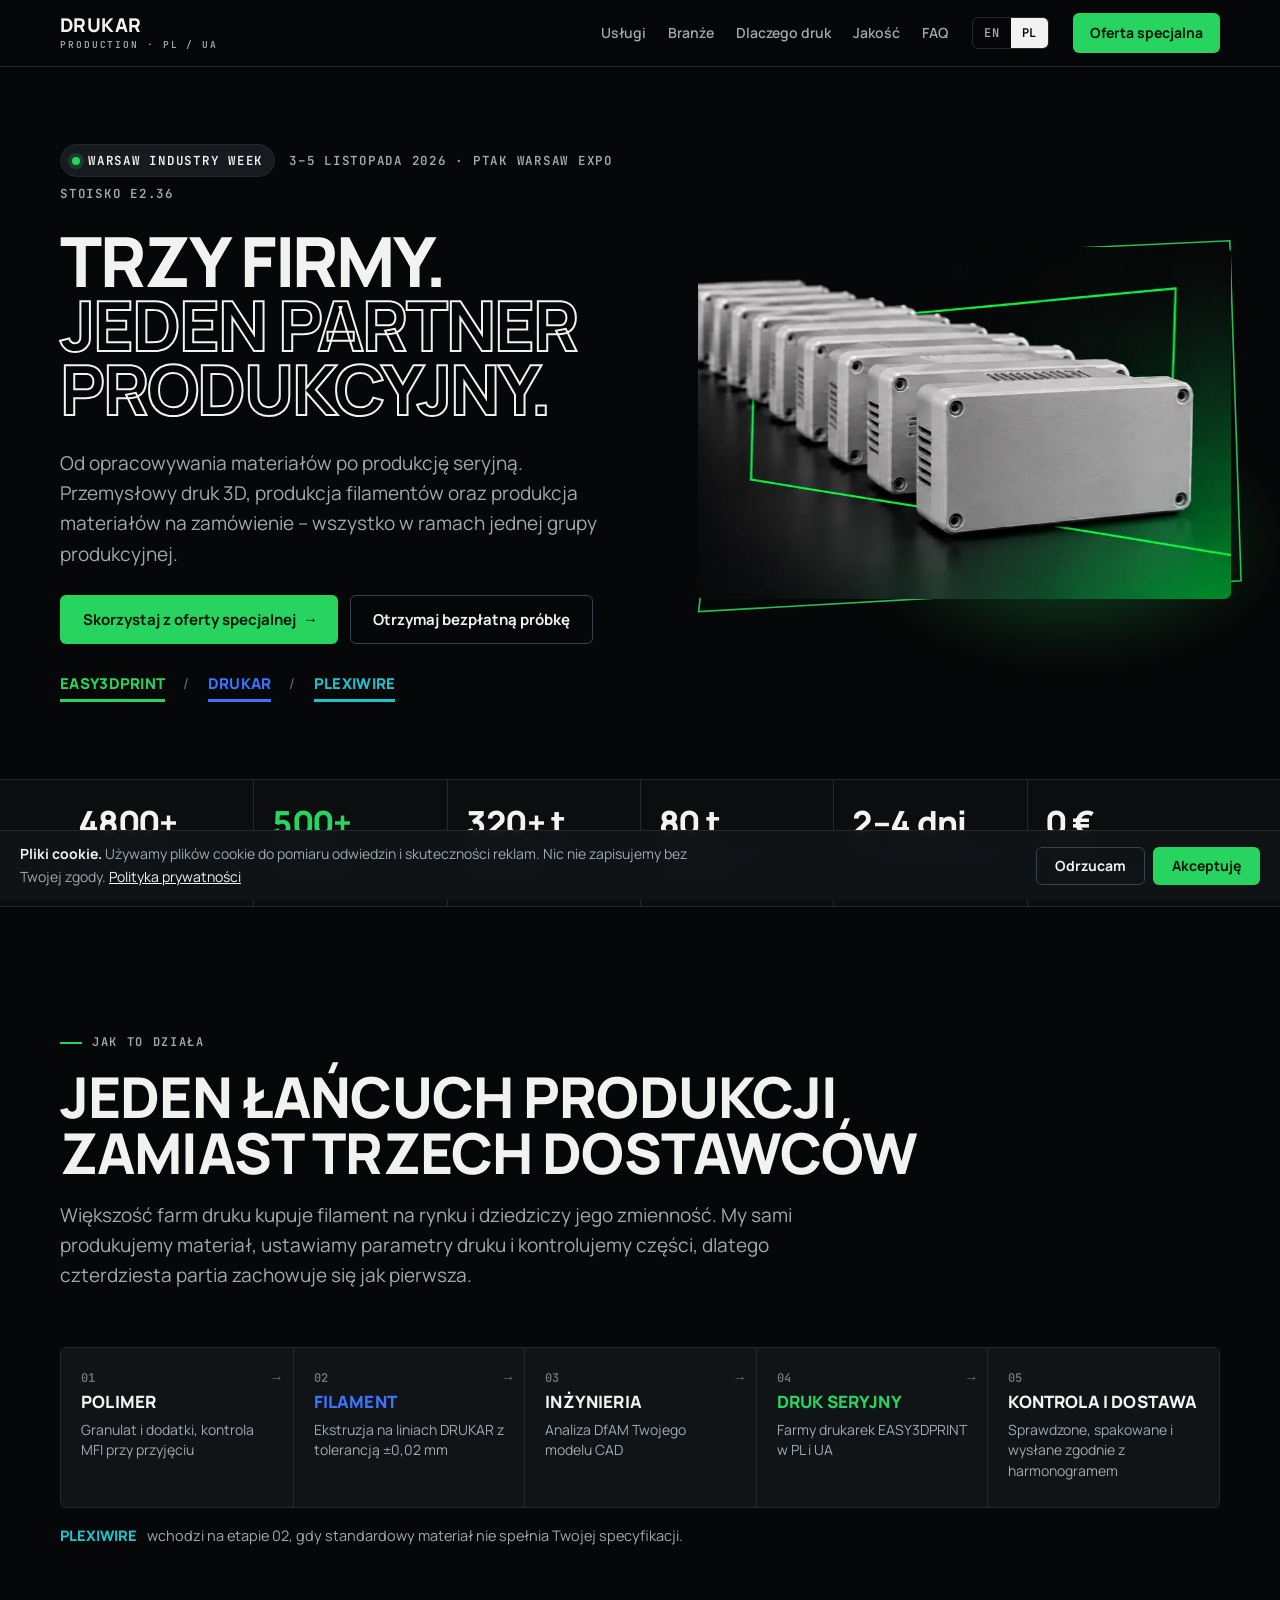
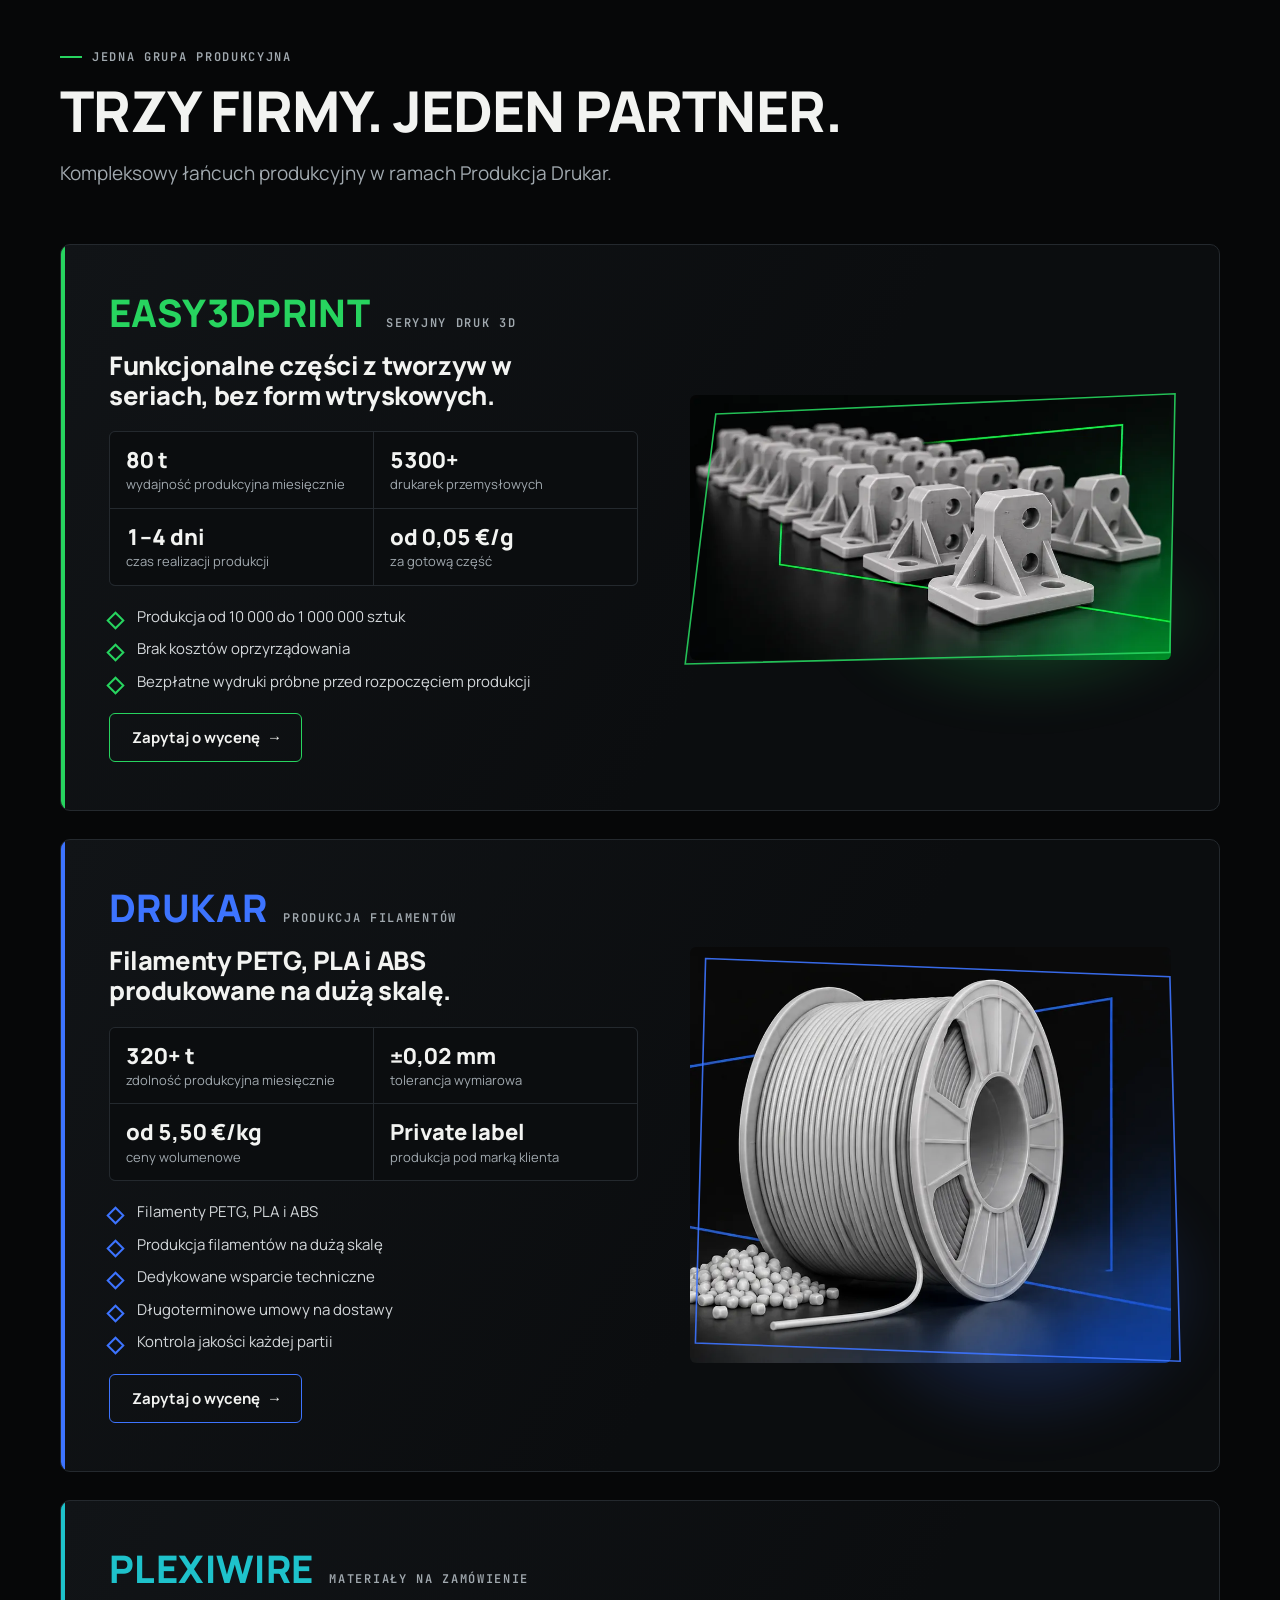
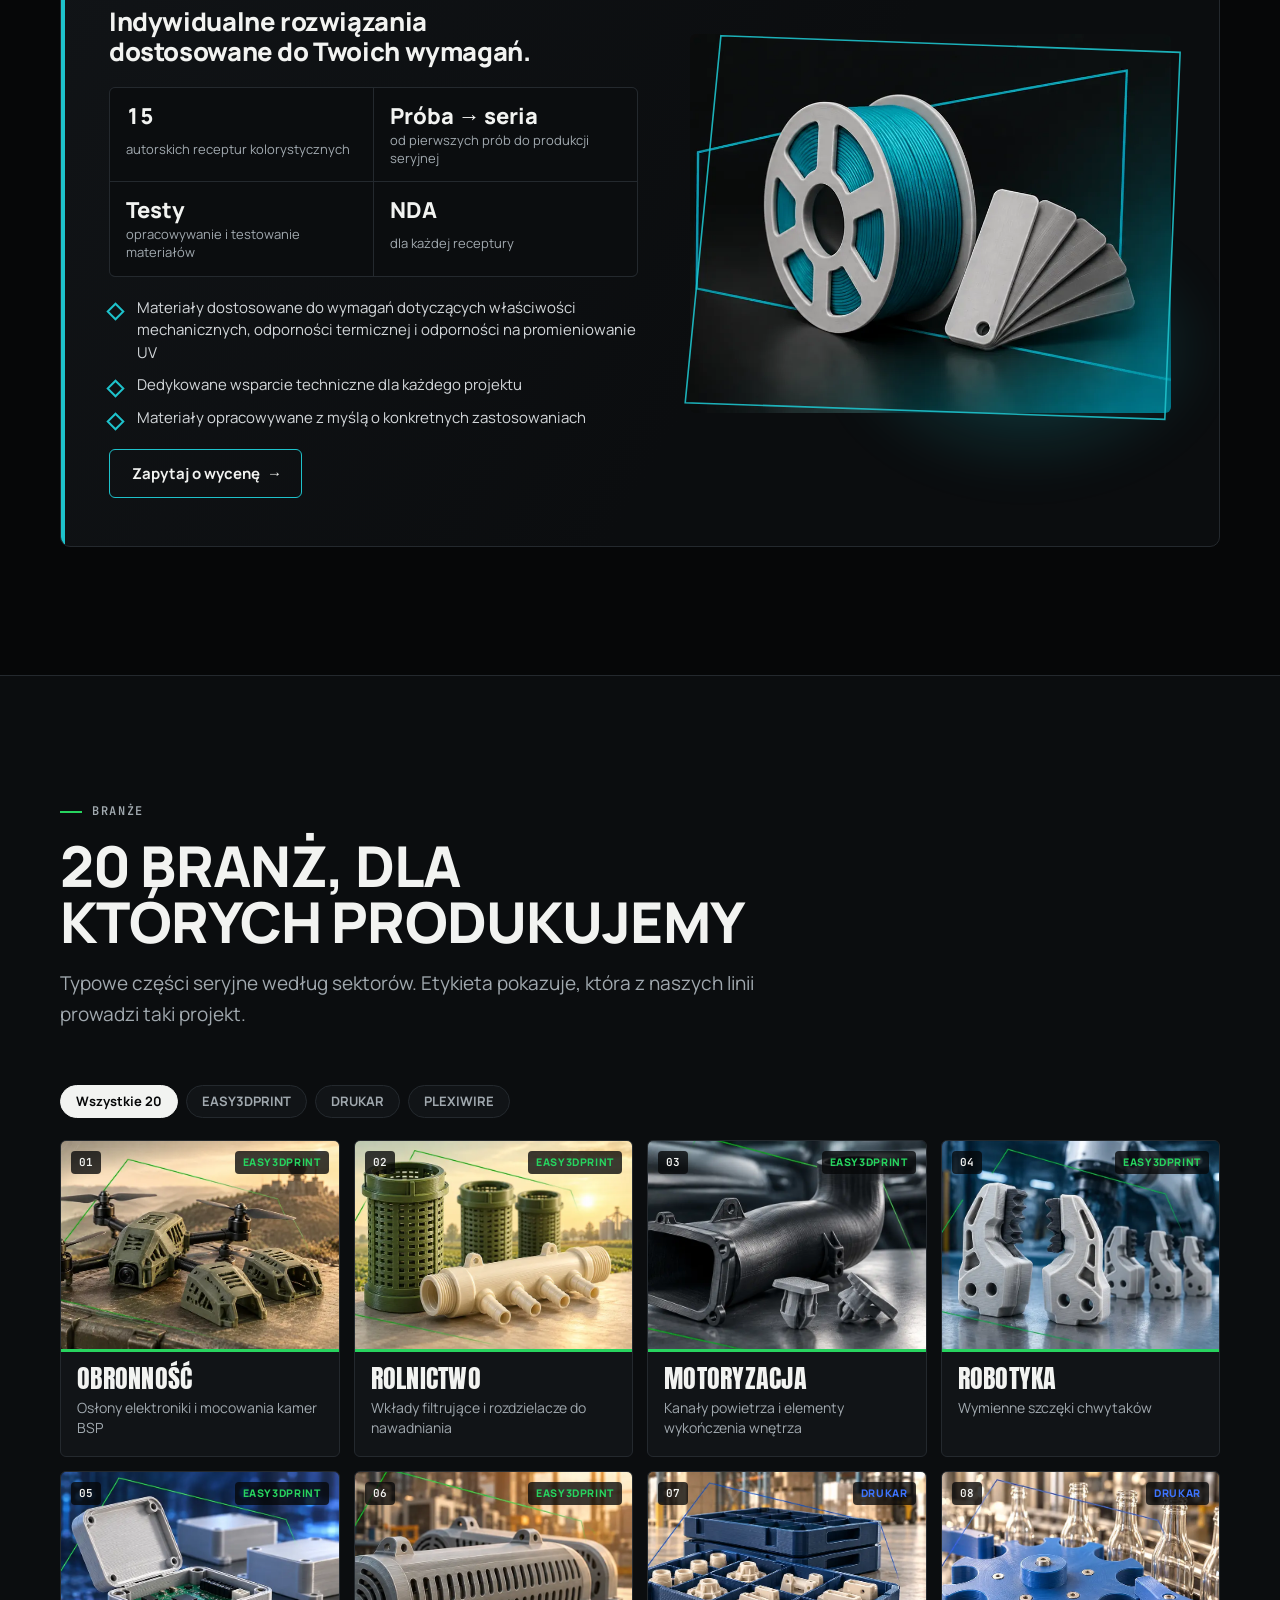
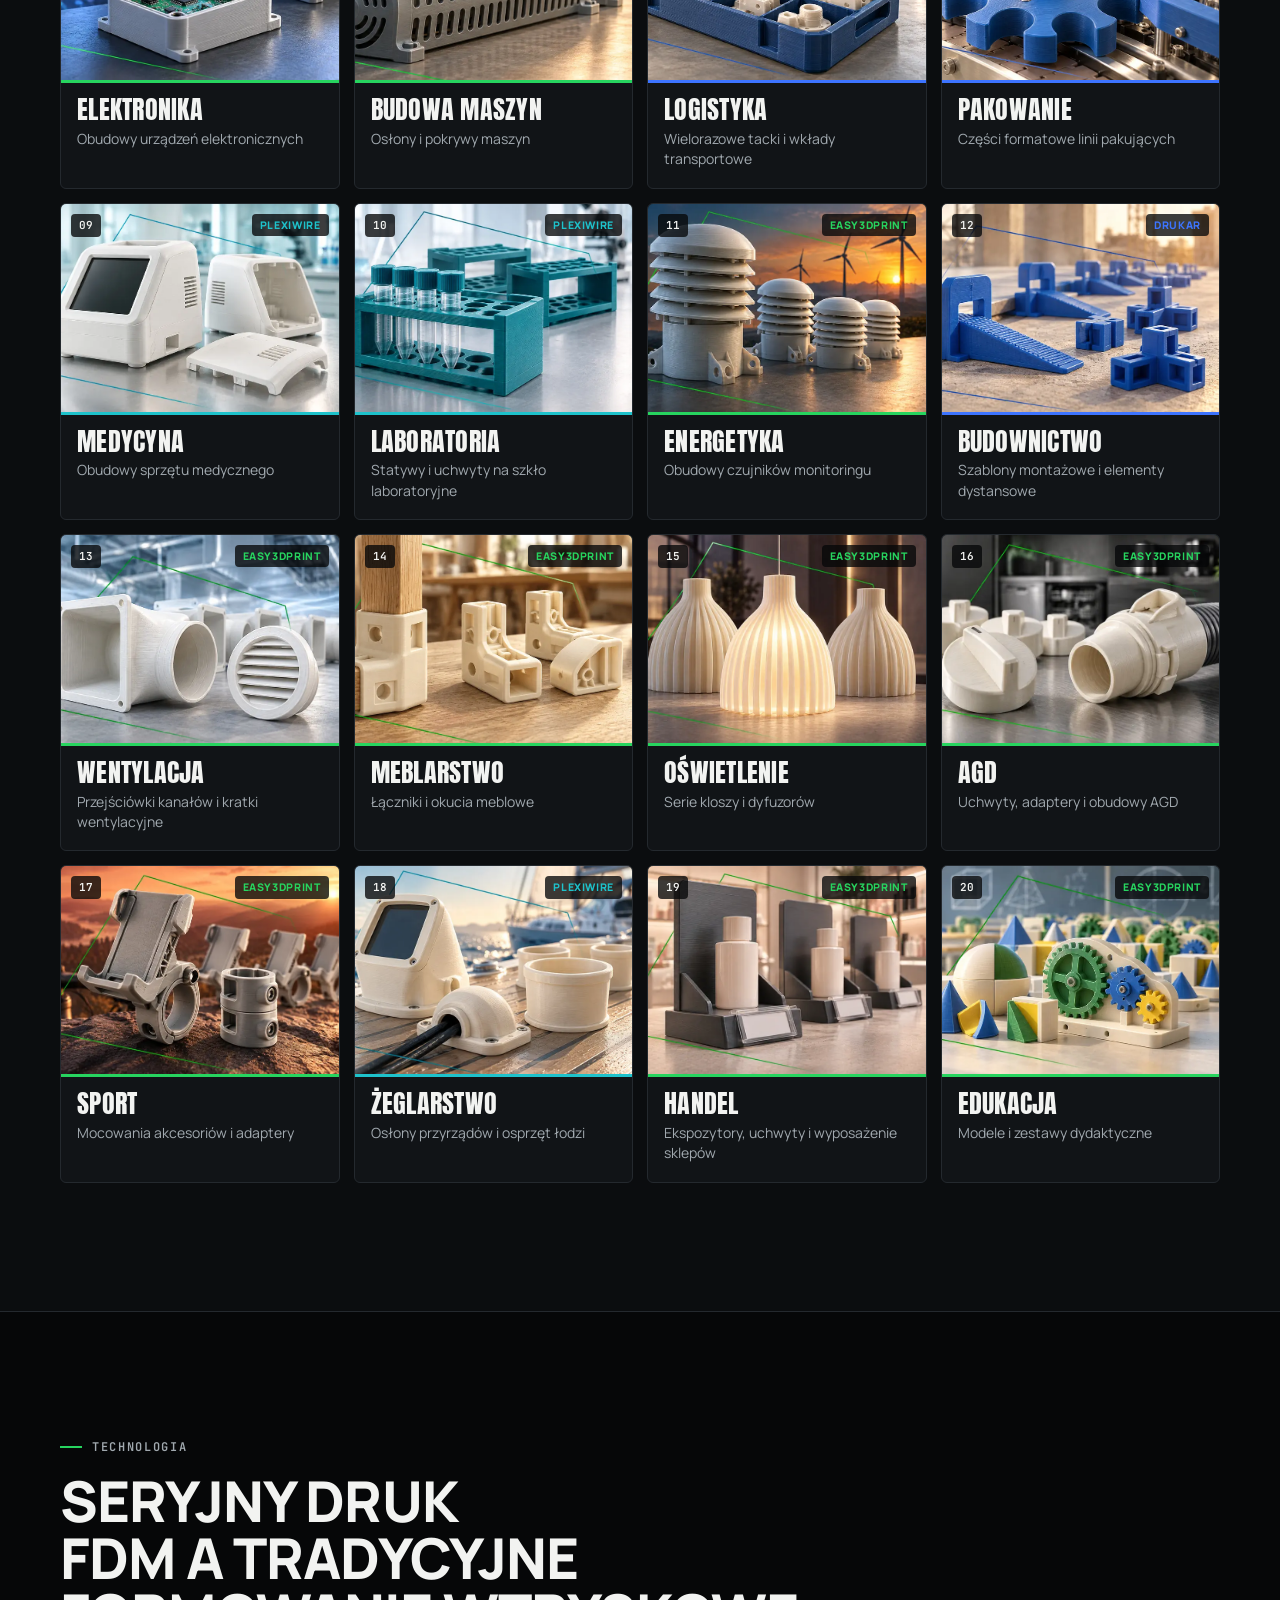
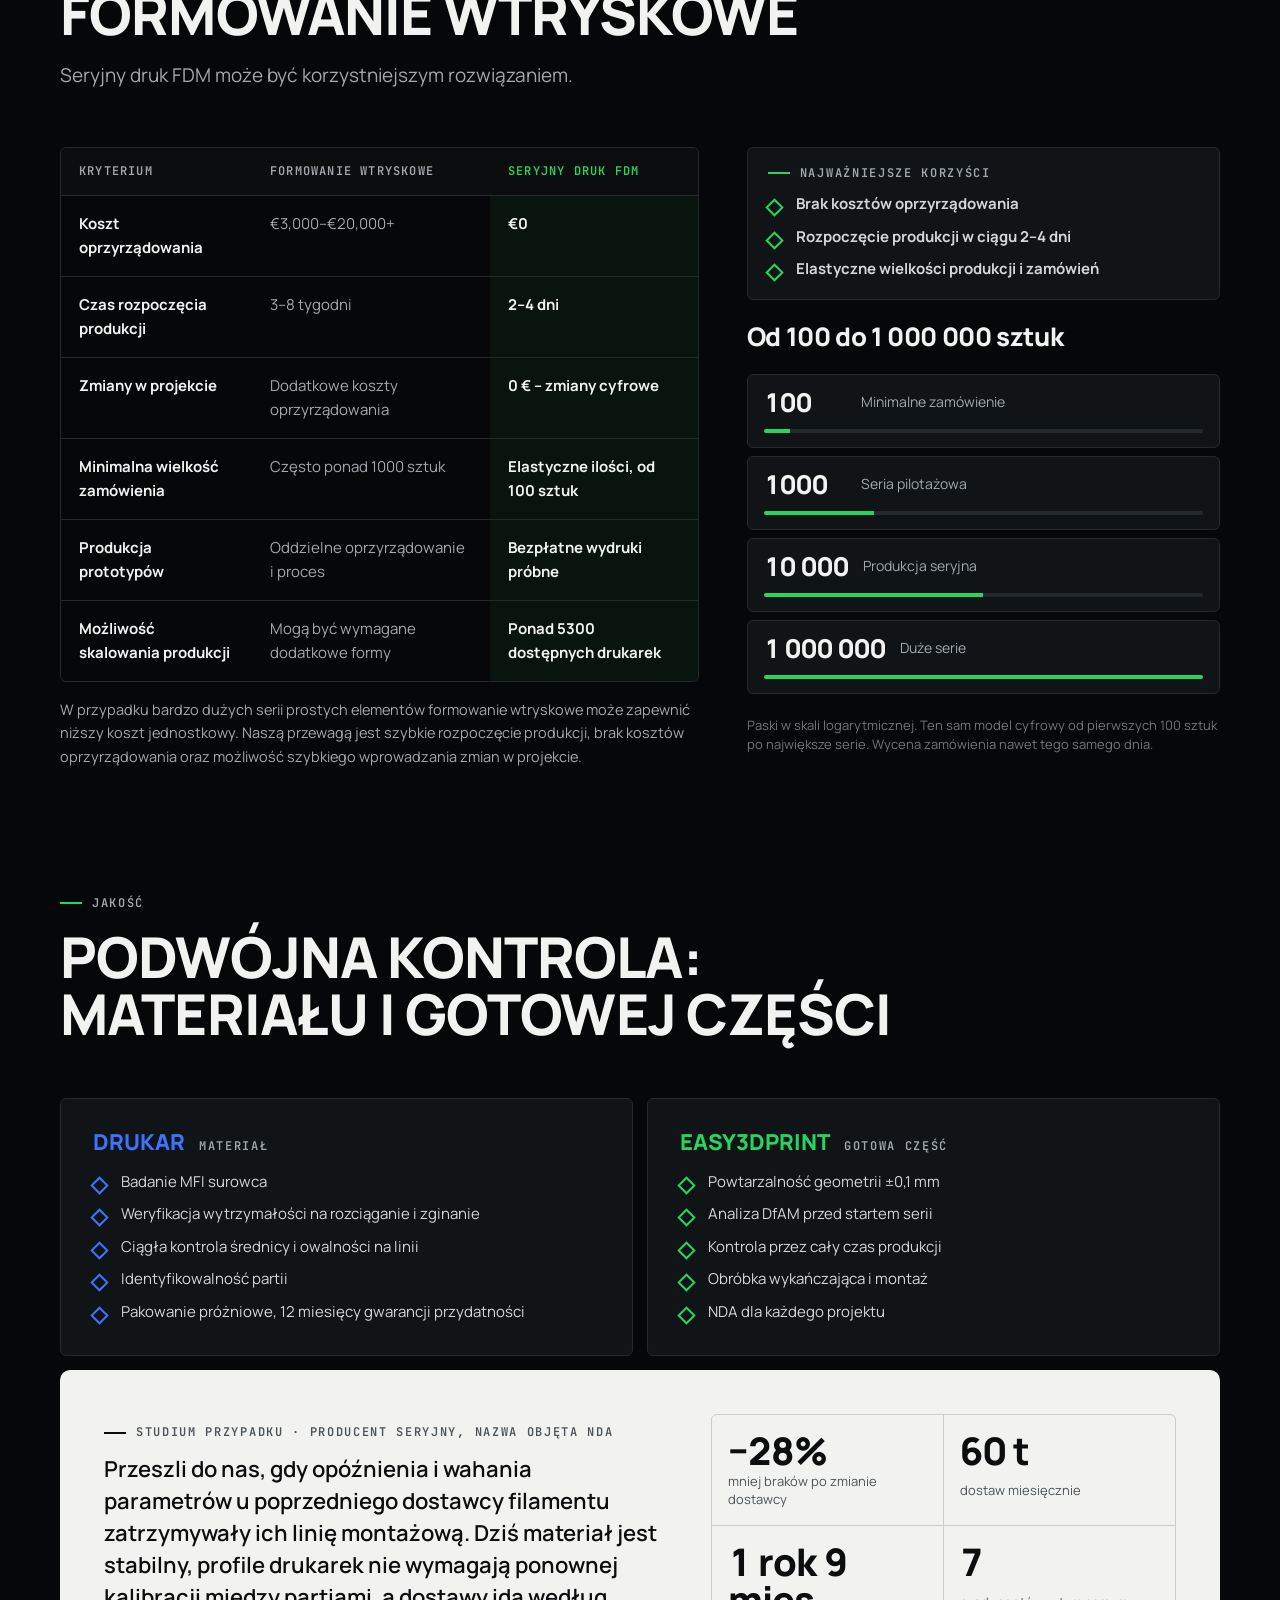
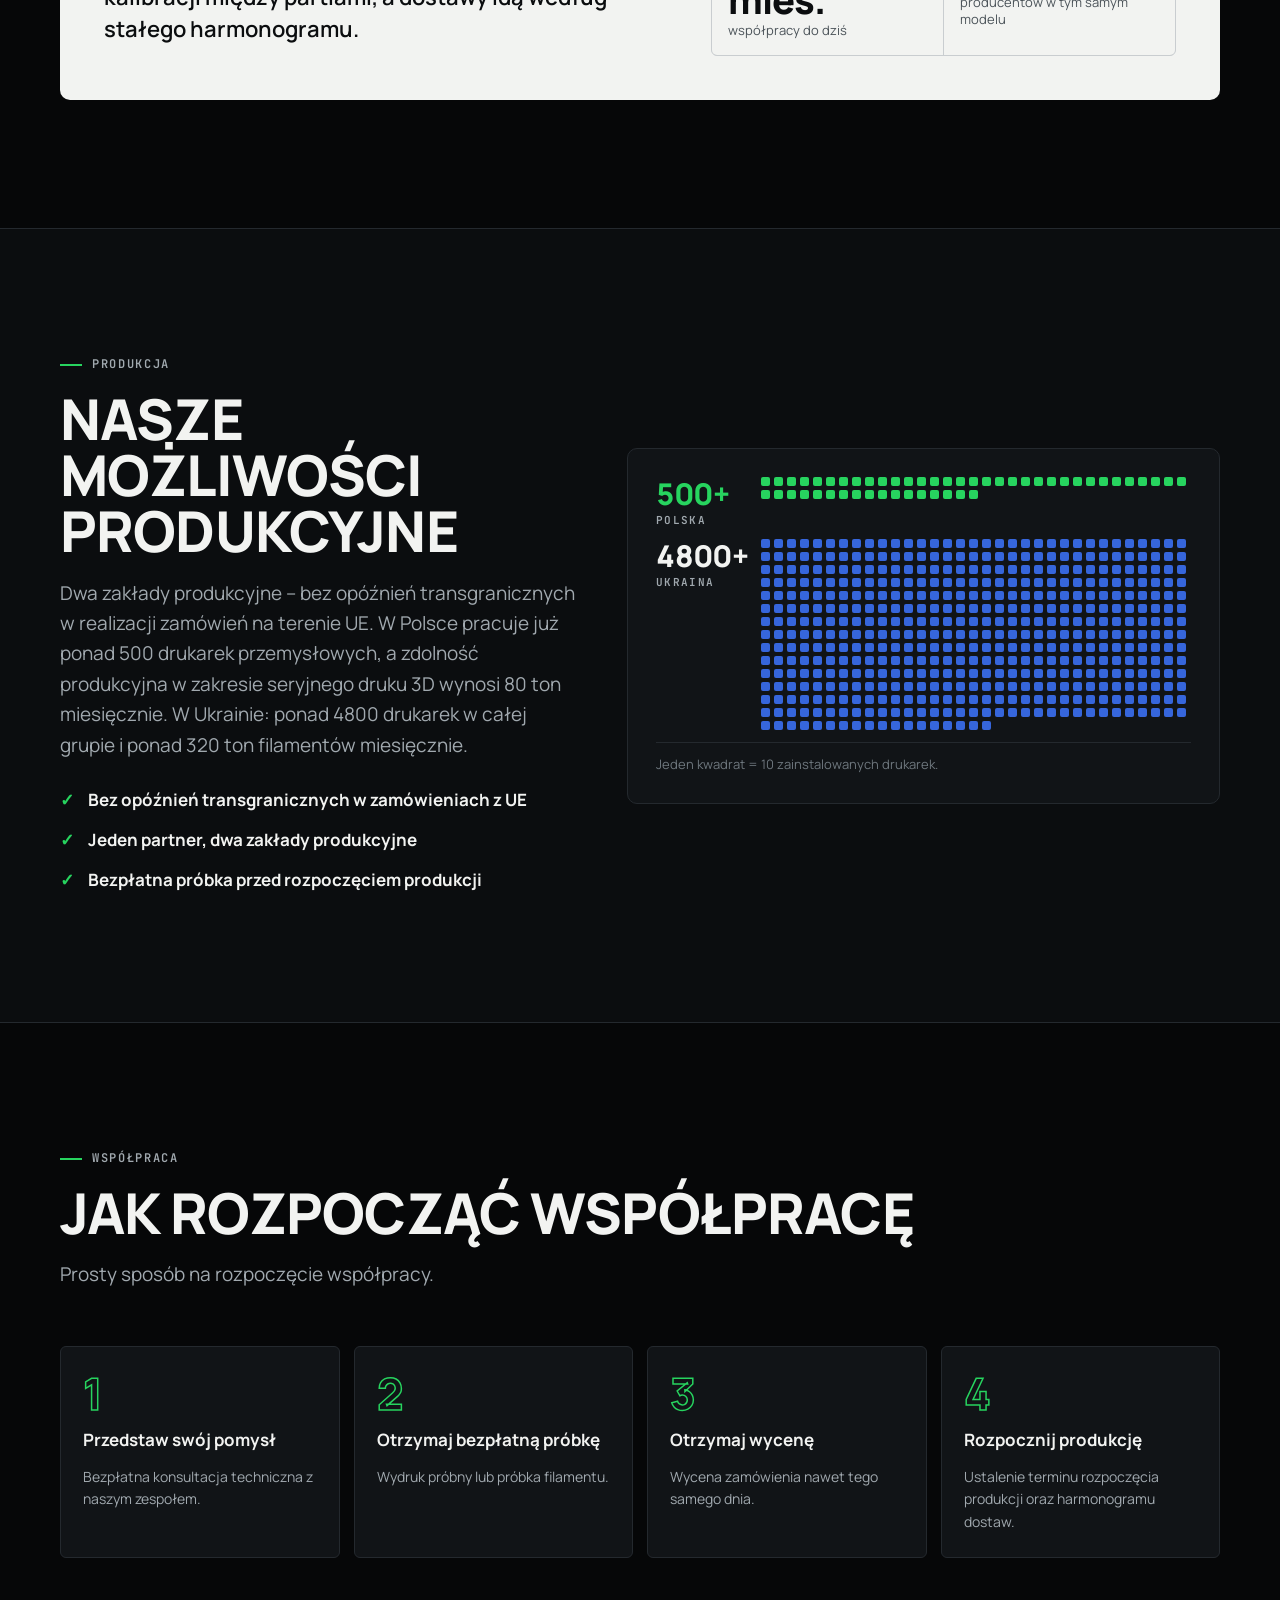
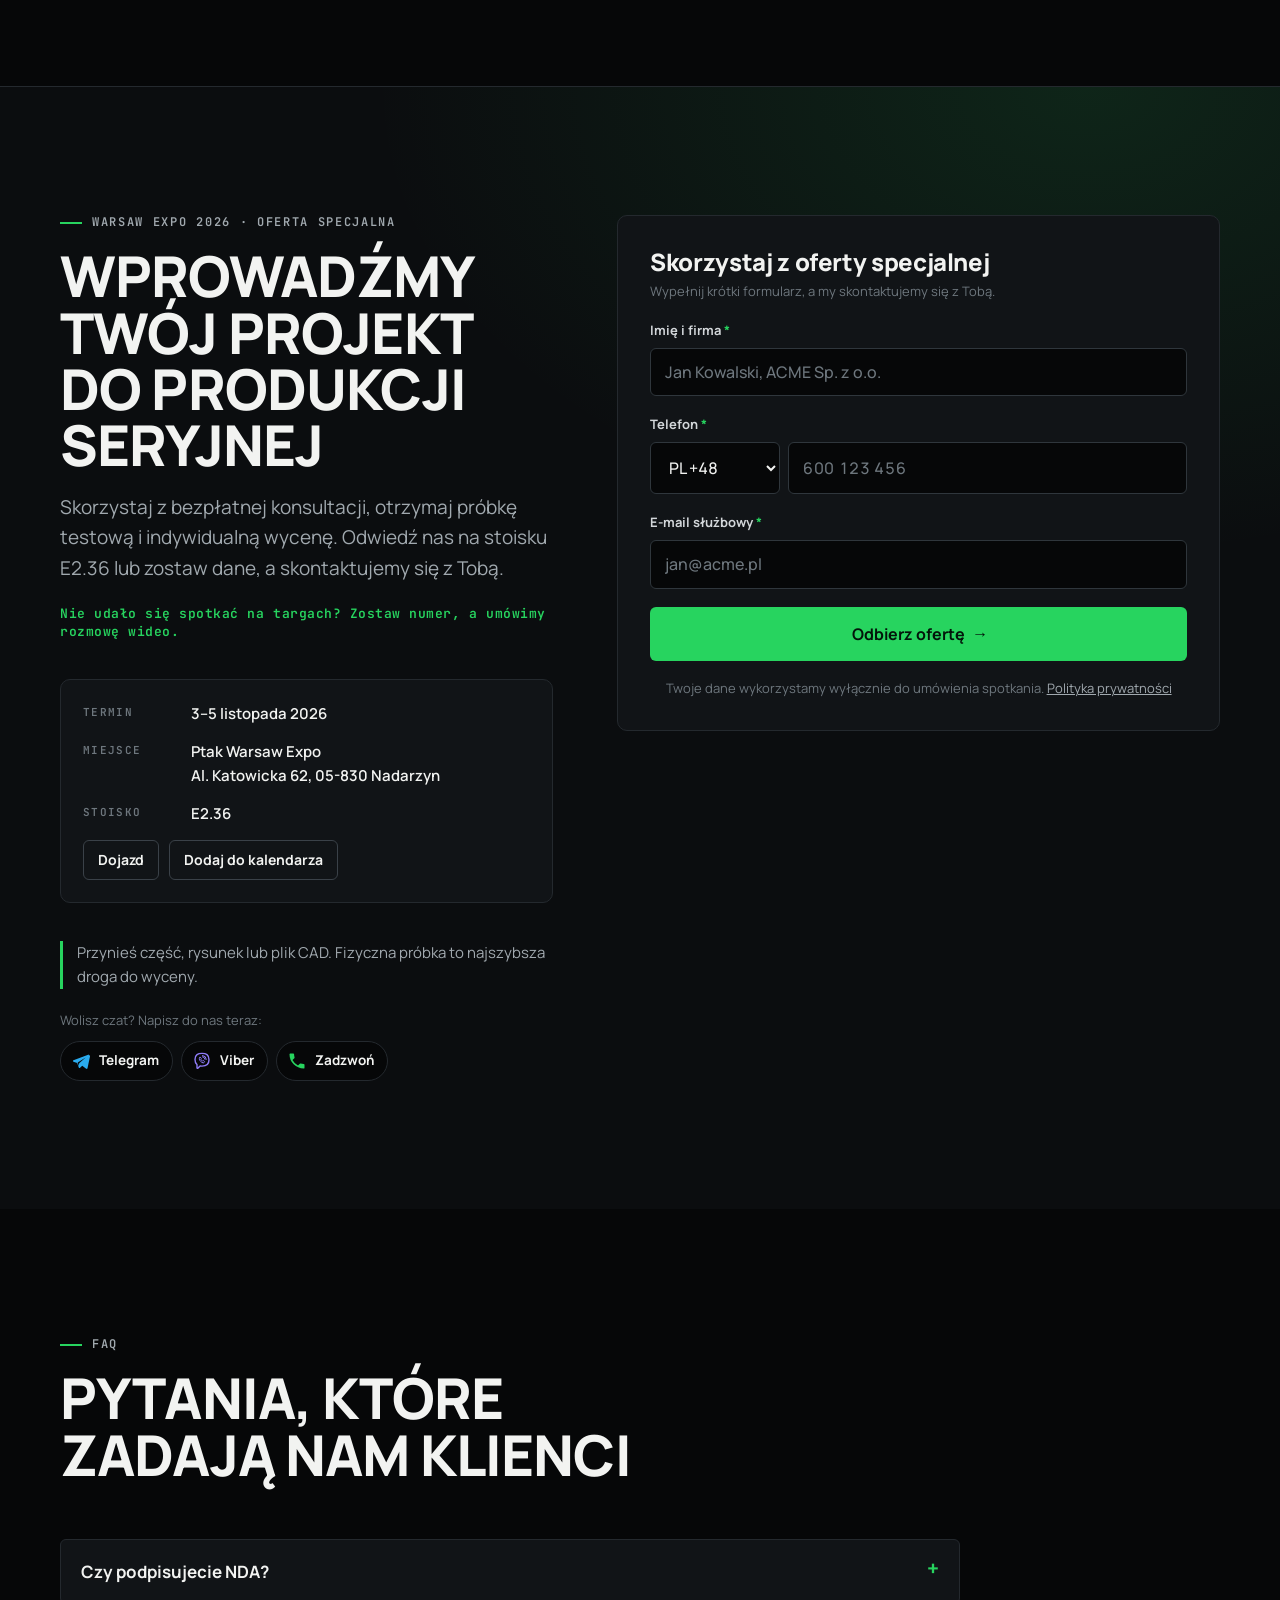
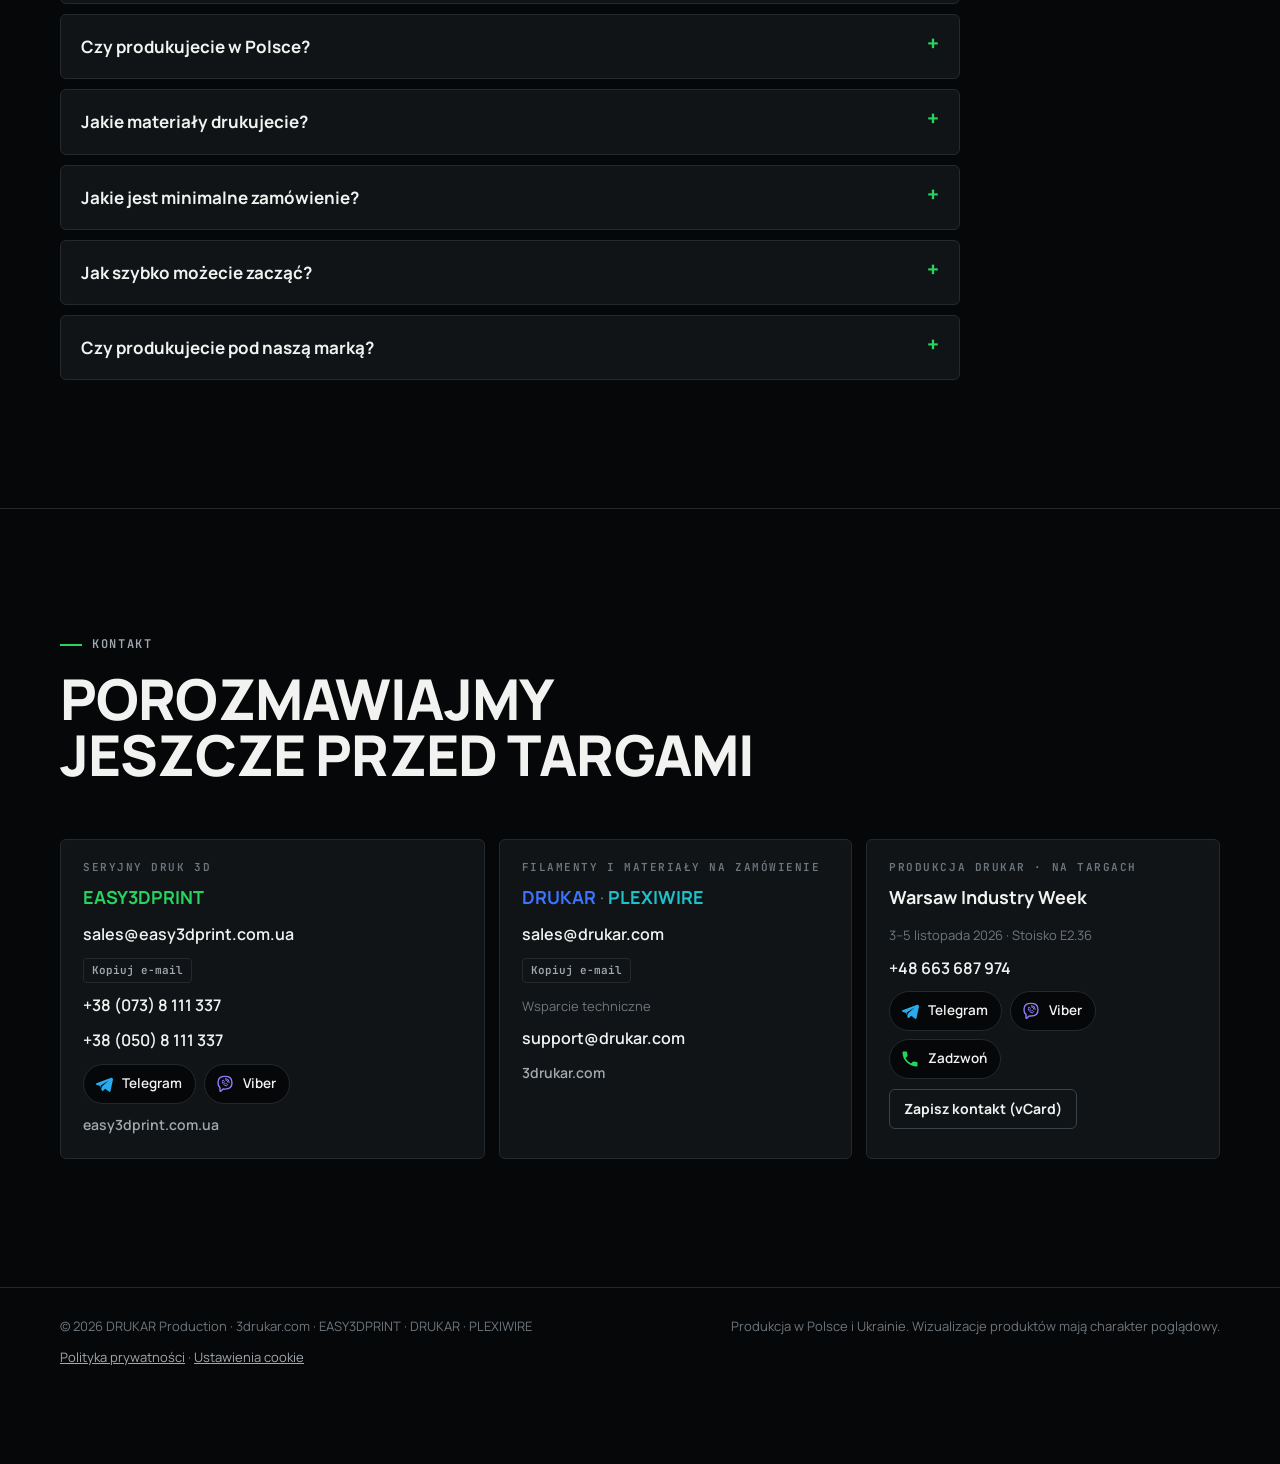
<file: pl/index.html>
<!doctype html>
<html lang="pl" data-root="../" data-langpath="pl/">
<head>
<meta charset="utf-8">
<meta name="viewport" content="width=device-width, initial-scale=1, viewport-fit=cover">
<title>DRUKAR Production · Seryjny druk 3D, filamenty i materiały na zamówienie</title>
<meta name="description" content="Seryjny druk 3D FDM, filamenty PETG/PLA/ABS i materiały na zamówienie w ramach jednej grupy produkcyjnej. Ponad 5300 drukarek przemysłowych w Polsce i Ukrainie. Warsaw Industry Week, 3–5 listopada 2026, stoisko E2.36.">
<link rel="canonical" href="https://warsaw2026.3drukar.com/pl/">
<link rel="alternate" hreflang="en" href="https://warsaw2026.3drukar.com/">
<link rel="alternate" hreflang="pl" href="https://warsaw2026.3drukar.com/pl/">
<link rel="alternate" hreflang="x-default" href="https://warsaw2026.3drukar.com/">
<meta name="theme-color" content="#060708">
<meta property="og:type" content="website">
<meta property="og:title" content="Produkcja Drukar · Trzy firmy. Jeden partner produkcyjny.">
<meta property="og:description" content="Seryjny druk 3D, filamenty i materiały na zamówienie. Ponad 500 drukarek już w Polsce. Warsaw Industry Week, 3–5 listopada 2026, stoisko E2.36.">
<meta property="og:url" content="https://warsaw2026.3drukar.com/pl/">
<meta property="og:locale" content="pl_PL">
<meta property="og:site_name" content="DRUKAR Production">
<meta property="og:image" content="https://warsaw2026.3drukar.com/assets/og-pl.jpg">
<meta property="og:image:width" content="1200">
<meta property="og:image:height" content="630">
<meta name="twitter:card" content="summary_large_image">
<link rel="icon" href="data:image/svg+xml,%3Csvg xmlns='http://www.w3.org/2000/svg' viewBox='0 0 64 64'%3E%3Crect width='64' height='64' rx='12' fill='%23060708'/%3E%3Cpath d='M16 14h18c11 0 18 7 18 18s-7 18-18 18H16z' fill='none' stroke='%2327D45F' stroke-width='6'/%3E%3Ccircle cx='33' cy='32' r='5' fill='%232F6BFF'/%3E%3C/svg%3E">
<link rel="preload" href="../assets/fonts/manrope-latin-800-normal.woff2" as="font" type="font/woff2" crossorigin>
<link rel="stylesheet" href="../assets/fonts/fonts.css">
<script type="application/ld+json">
{"@context":"https://schema.org","@type":"Organization","name":"DRUKAR Production","alternateName":["EASY3DPRINT","DRUKAR","PLEXIWIRE"],"description":"Serial FDM 3D printing, industrial filament and custom materials manufacturer with production in Poland and Ukraine.","email":"sales@drukar.com","telephone":"+48663687974","contactPoint":[{"@type":"ContactPoint","contactType":"sales","areaServed":"EU","email":"sales@easy3dprint.com.ua","telephone":"+380738111337","name":"EASY3DPRINT serial 3D printing"},{"@type":"ContactPoint","contactType":"sales","email":"sales@drukar.com","name":"DRUKAR filament and PLEXIWIRE custom materials"},{"@type":"ContactPoint","contactType":"technical support","email":"support@drukar.com"}],"areaServed":"EU","event":{"@type":"BusinessEvent","name":"Warsaw Industry Week 2026","startDate":"2026-11-03","endDate":"2026-11-05","location":{"@type":"Place","name":"Ptak Warsaw Expo","address":"Al. Katowicka 62, 05-830 Nadarzyn, Poland"}}}
</script>
<link rel="stylesheet" href="../assets/site.css">
<script src="../assets/config.js"></script>
<script src="../assets/consent.js"></script>
</head>
<body data-page="landing">

<div class="hint" id="langHint" hidden><div class="wrap"><a href="../pl/" hreflang="pl" lang="pl">Ta strona jest dostępna po polsku →</a><button type="button" id="hintClose" aria-label="Close">×</button></div></div>
<header class="bar">
  <div class="wrap">
    <a class="logo" href="#top" aria-label="DRUKAR Production"><b>DRUKAR</b><small>PRODUCTION · PL / UA</small></a>
    <nav class="nav" aria-label="Main">
      <a href="#services">Usługi</a>
      <a href="#industries">Branże</a>
      <a href="#why">Dlaczego druk</a>
      <a href="#quality">Jakość</a>
      <a href="#faq">FAQ</a>
    </nav>
    <nav class="lang" aria-label="Language"><a href="../" hreflang="en" lang="en">EN</a><a href="../pl/" hreflang="pl" lang="pl" aria-current="page">PL</a></nav>
    <a class="btn btn-primary" href="#meet" data-cta="header">Oferta specjalna</a>
  </div>
</header>

<main id="top">

<!-- HERO -->
<section class="hero">
  <div class="wrap hero-grid">
    <div class="hero-copy">
      <div class="show-tag">
        <span class="live">Warsaw Industry Week</span>
        <span>3–5 listopada 2026 · Ptak Warsaw Expo</span>
        <span><span>Stoisko</span> <b data-cfg="booth">E2.36</b></span>
      </div>
      <h1><span class="ln">Trzy firmy.</span><span class="ln">Jeden partner produkcyjny.</span></h1>
      <p class="lede">Od opracowywania materiałów po produkcję seryjną. Przemysłowy druk 3D, produkcja filamentów oraz produkcja materiałów na zamówienie – wszystko w ramach jednej grupy produkcyjnej.</p>
      <div class="hero-actions">
        <a class="btn btn-primary" href="#meet" data-cta="hero"><span>Skorzystaj z oferty specjalnej</span> <span class="arr">→</span></a>
        <a class="btn btn-ghost" href="#meet" data-cta="test-print">Otrzymaj bezpłatną próbkę</a>
      </div>
      <div class="brands" aria-label="Production lines">
        <span class="b-e3d">EASY3DPRINT</span><span class="s">/</span>
        <span class="b-drk">DRUKAR</span><span class="s">/</span>
        <span class="b-plx">PLEXIWIRE</span>
      </div>
    </div>
    <div class="shot">
      <svg class="frame" viewBox="0 0 100 100" preserveAspectRatio="none" aria-hidden="true"><polygon points="10,8 97,2 99,90 3,98"/></svg>
      <img src="../assets/img/f-serial.webp" width="900" height="593" alt="A series of identical grey 3D-printed electronics enclosures lined up on a black surface" fetchpriority="high">
    </div>
  </div>
</section>

<!-- KPI -->
<div class="kpis">
  <ul class="wrap">
    <li><b>4800+</b><span>drukarek przemysłowych w Ukrainie</span></li>
    <li class="pl"><b>500+</b><span>drukarek przemysłowych już w Polsce</span></li>
    <li><b>320+ t</b><span>produkcji filamentów miesięcznie</span></li>
    <li><b>80 t</b><span>seryjnego druku 3D miesięcznie</span></li>
    <li><b>2–4 dni</b><span>do rozpoczęcia produkcji</span></li>
    <li><b>0 €</b><span>kosztów oprzyrządowania</span></li>
  </ul>
</div>

<!-- CHAIN + SERVICES -->
<section id="services">
  <div class="wrap">
    <div class="sec-head">
      <p class="eyebrow">Jak to działa</p>
      <h2>Jeden łańcuch produkcji zamiast trzech dostawców</h2>
      <p class="lede">Większość farm druku kupuje filament na rynku i dziedziczy jego zmienność. My sami produkujemy materiał, ustawiamy parametry druku i kontrolujemy części, dlatego czterdziesta partia zachowuje się jak pierwsza.</p>
    </div>
    <ol class="chain">
      <li><b>Polimer</b><span>Granulat i dodatki, kontrola MFI przy przyjęciu</span></li>
      <li class="t-drk"><b>Filament</b><span>Ekstruzja na liniach DRUKAR z tolerancją ±0,02 mm</span></li>
      <li><b>Inżynieria</b><span>Analiza DfAM Twojego modelu CAD</span></li>
      <li class="t-e3d"><b>Druk seryjny</b><span>Farmy drukarek EASY3DPRINT w PL i UA</span></li>
      <li><b>Kontrola i dostawa</b><span>Sprawdzone, spakowane i wysłane zgodnie z harmonogramem</span></li>
    </ol>
    <p class="chain-note"><i>PLEXIWIRE</i><span>wchodzi na etapie 02, gdy standardowy materiał nie spełnia Twojej specyfikacji.</span></p>

    <div class="sec-head" style="margin-top:clamp(64px,8vw,104px)">
      <p class="eyebrow">Jedna grupa produkcyjna</p>
      <h2>Trzy firmy. Jeden partner.</h2>
      <p class="lede">Kompleksowy łańcuch produkcyjny w ramach Produkcja Drukar.</p>
    </div>

    <div class="lines">
      <article class="line-panel e3d" id="easy3dprint">
        <div class="lp-copy">
          <div class="lp-tag"><b>EASY3DPRINT</b><span>Seryjny druk 3D</span></div>
          <h3>Funkcjonalne części z tworzyw w seriach, bez form wtryskowych.</h3>
          <div class="stats">
            <div><b>80 t</b><span>wydajność produkcyjna miesięcznie</span></div>
            <div><b>5300+</b><span>drukarek przemysłowych</span></div>
            <div><b>1–4 dni</b><span>czas realizacji produkcji</span></div>
            <div><b>od 0,05 €/g</b><span>za gotową część</span></div>
          </div>
          <ul class="ticks">
            <li>Produkcja od 10 000 do 1 000 000 sztuk</li>
            <li>Brak kosztów oprzyrządowania</li>
            <li>Bezpłatne wydruki próbne przed rozpoczęciem produkcji</li>
          </ul>
          <a class="btn btn-ghost lp-cta" href="#meet" data-cta="easy3dprint"><span>Zapytaj o wycenę</span> <span class="arr">→</span></a>
        </div>
        <div class="shot">
          <svg class="frame" viewBox="0 0 100 100" preserveAspectRatio="none" aria-hidden="true"><polygon points="8,10 98,3 97,92 2,96"/></svg>
          <img src="../assets/img/f-large-series.webp" width="900" height="494" loading="lazy" alt="Rows of identical 3D-printed mounting brackets produced in series">
        </div>
      </article>

      <article class="line-panel drk" id="drukar">
        <div class="lp-copy">
          <div class="lp-tag"><b>DRUKAR</b><span>Produkcja filamentów</span></div>
          <h3>Filamenty PETG, PLA i ABS produkowane na dużą skalę.</h3>
          <div class="stats">
            <div><b>320+ t</b><span>zdolność produkcyjna miesięcznie</span></div>
            <div><b>±0,02 mm</b><span>tolerancja wymiarowa</span></div>
            <div><b>od 5,50 €/kg</b><span>ceny wolumenowe</span></div>
            <div><b>Private label</b><span>produkcja pod marką klienta</span></div>
          </div>
          <ul class="ticks">
            <li>Filamenty PETG, PLA i ABS</li>
            <li>Produkcja filamentów na dużą skalę</li>
            <li>Dedykowane wsparcie techniczne</li>
            <li>Długoterminowe umowy na dostawy</li>
            <li>Kontrola jakości każdej partii</li>
          </ul>
          <a class="btn btn-ghost lp-cta" href="#meet" data-cta="drukar"><span>Zapytaj o wycenę</span> <span class="arr">→</span></a>
        </div>
        <div class="shot">
          <svg class="frame" viewBox="0 0 100 100" preserveAspectRatio="none" aria-hidden="true"><polygon points="6,6 97,10 99,94 4,90"/></svg>
          <img src="../assets/img/f-filament-producer.webp" width="900" height="778" loading="lazy" alt="A spool of grey filament with polymer pellets in front of it">
        </div>
      </article>

      <article class="line-panel plx" id="plexiwire">
        <div class="lp-copy">
          <div class="lp-tag"><b>PLEXIWIRE</b><span>Materiały na zamówienie</span></div>
          <h3>Indywidualne rozwiązania dostosowane do Twoich wymagań.</h3>
          <div class="stats">
            <div><b>15</b><span>autorskich receptur kolorystycznych</span></div>
            <div><b>Próba → seria</b><span>od pierwszych prób do produkcji seryjnej</span></div>
            <div><b>Testy</b><span>opracowywanie i testowanie materiałów</span></div>
            <div><b>NDA</b><span>dla każdej receptury</span></div>
          </div>
          <ul class="ticks">
            <li>Materiały dostosowane do wymagań dotyczących właściwości mechanicznych, odporności termicznej i odporności na promieniowanie UV</li>
            <li>Dedykowane wsparcie techniczne dla każdego projektu</li>
            <li>Materiały opracowywane z myślą o konkretnych zastosowaniach</li>
          </ul>
          <a class="btn btn-ghost lp-cta" href="#meet" data-cta="plexiwire"><span>Zapytaj o wycenę</span> <span class="arr">→</span></a>
        </div>
        <div class="shot">
          <svg class="frame" viewBox="0 0 100 100" preserveAspectRatio="none" aria-hidden="true"><polygon points="9,4 99,8 96,96 2,92"/></svg>
          <img src="../assets/img/f-custom-filament.webp" width="900" height="709" loading="lazy" alt="A teal custom-colour filament spool next to colour sample chips">
        </div>
      </article>
    </div>
  </div>
</section>

<!-- INDUSTRIES -->
<section id="industries" style="background:var(--bg-2);border-block:1px solid var(--line)">
  <div class="wrap">
    <div class="sec-head">
      <p class="eyebrow">Branże</p>
      <h2>20 branż, dla których produkujemy</h2>
      <p class="lede">Typowe części seryjne według sektorów. Etykieta pokazuje, która z naszych linii prowadzi taki projekt.</p>
    </div>
    <div class="filters" role="group" aria-label="Filter by line">
      <button type="button" data-f="all" aria-pressed="true">Wszystkie 20</button>
      <button type="button" data-f="e3d" aria-pressed="false">EASY3DPRINT</button>
      <button type="button" data-f="drk" aria-pressed="false">DRUKAR</button>
      <button type="button" data-f="plx" aria-pressed="false">PLEXIWIRE</button>
    </div>
    <ul class="ind-grid" id="indGrid">
      <li class="ind" data-brand="e3d"><figure><img src="../assets/img/i-defense.webp" width="720" height="540" loading="lazy" alt="Osłony elektroniki i mocowania kamer BSP"></figure><span class="no">01</span><span class="brand">EASY3DPRINT</span><div class="body"><h3>Obronność</h3><p>Osłony elektroniki i mocowania kamer BSP</p></div></li>
      <li class="ind" data-brand="e3d"><figure><img src="../assets/img/i-agriculture.webp" width="720" height="540" loading="lazy" alt="Wkłady filtrujące i rozdzielacze do nawadniania"></figure><span class="no">02</span><span class="brand">EASY3DPRINT</span><div class="body"><h3>Rolnictwo</h3><p>Wkłady filtrujące i rozdzielacze do nawadniania</p></div></li>
      <li class="ind" data-brand="e3d"><figure><img src="../assets/img/i-automotive.webp" width="720" height="540" loading="lazy" alt="Kanały powietrza i elementy wykończenia wnętrza"></figure><span class="no">03</span><span class="brand">EASY3DPRINT</span><div class="body"><h3>Motoryzacja</h3><p>Kanały powietrza i elementy wykończenia wnętrza</p></div></li>
      <li class="ind" data-brand="e3d"><figure><img src="../assets/img/i-robotics.webp" width="720" height="540" loading="lazy" alt="Wymienne szczęki chwytaków"></figure><span class="no">04</span><span class="brand">EASY3DPRINT</span><div class="body"><h3>Robotyka</h3><p>Wymienne szczęki chwytaków</p></div></li>
      <li class="ind" data-brand="e3d"><figure><img src="../assets/img/i-electronics.webp" width="720" height="540" loading="lazy" alt="Obudowy urządzeń elektronicznych"></figure><span class="no">05</span><span class="brand">EASY3DPRINT</span><div class="body"><h3>Elektronika</h3><p>Obudowy urządzeń elektronicznych</p></div></li>
      <li class="ind" data-brand="e3d"><figure><img src="../assets/img/i-machinery.webp" width="720" height="540" loading="lazy" alt="Osłony i pokrywy maszyn"></figure><span class="no">06</span><span class="brand">EASY3DPRINT</span><div class="body"><h3>Budowa maszyn</h3><p>Osłony i pokrywy maszyn</p></div></li>
      <li class="ind" data-brand="drk"><figure><img src="../assets/img/i-logistics.webp" width="720" height="540" loading="lazy" alt="Wielorazowe tacki i wkłady transportowe"></figure><span class="no">07</span><span class="brand">DRUKAR</span><div class="body"><h3>Logistyka</h3><p>Wielorazowe tacki i wkłady transportowe</p></div></li>
      <li class="ind" data-brand="drk"><figure><img src="../assets/img/i-packaging.webp" width="720" height="540" loading="lazy" alt="Części formatowe linii pakujących"></figure><span class="no">08</span><span class="brand">DRUKAR</span><div class="body"><h3>Pakowanie</h3><p>Części formatowe linii pakujących</p></div></li>
      <li class="ind" data-brand="plx"><figure><img src="../assets/img/i-medical.webp" width="720" height="540" loading="lazy" alt="Obudowy sprzętu medycznego"></figure><span class="no">09</span><span class="brand">PLEXIWIRE</span><div class="body"><h3>Medycyna</h3><p>Obudowy sprzętu medycznego</p></div></li>
      <li class="ind" data-brand="plx"><figure><img src="../assets/img/i-laboratory.webp" width="720" height="540" loading="lazy" alt="Statywy i uchwyty na szkło laboratoryjne"></figure><span class="no">10</span><span class="brand">PLEXIWIRE</span><div class="body"><h3>Laboratoria</h3><p>Statywy i uchwyty na szkło laboratoryjne</p></div></li>
      <li class="ind" data-brand="e3d"><figure><img src="../assets/img/i-energy.webp" width="720" height="540" loading="lazy" alt="Obudowy czujników monitoringu"></figure><span class="no">11</span><span class="brand">EASY3DPRINT</span><div class="body"><h3>Energetyka</h3><p>Obudowy czujników monitoringu</p></div></li>
      <li class="ind" data-brand="drk"><figure><img src="../assets/img/i-construction.webp" width="720" height="540" loading="lazy" alt="Szablony montażowe i elementy dystansowe"></figure><span class="no">12</span><span class="brand">DRUKAR</span><div class="body"><h3>Budownictwo</h3><p>Szablony montażowe i elementy dystansowe</p></div></li>
      <li class="ind" data-brand="e3d"><figure><img src="../assets/img/i-ventilation.webp" width="720" height="540" loading="lazy" alt="Przejściówki kanałów i kratki wentylacyjne"></figure><span class="no">13</span><span class="brand">EASY3DPRINT</span><div class="body"><h3>Wentylacja</h3><p>Przejściówki kanałów i kratki wentylacyjne</p></div></li>
      <li class="ind" data-brand="e3d"><figure><img src="../assets/img/i-furniture.webp" width="720" height="540" loading="lazy" alt="Łączniki i okucia meblowe"></figure><span class="no">14</span><span class="brand">EASY3DPRINT</span><div class="body"><h3>Meblarstwo</h3><p>Łączniki i okucia meblowe</p></div></li>
      <li class="ind" data-brand="e3d"><figure><img src="../assets/img/i-lighting.webp" width="720" height="540" loading="lazy" alt="Serie kloszy i dyfuzorów"></figure><span class="no">15</span><span class="brand">EASY3DPRINT</span><div class="body"><h3>Oświetlenie</h3><p>Serie kloszy i dyfuzorów</p></div></li>
      <li class="ind" data-brand="e3d"><figure><img src="../assets/img/i-appliances.webp" width="720" height="540" loading="lazy" alt="Uchwyty, adaptery i obudowy AGD"></figure><span class="no">16</span><span class="brand">EASY3DPRINT</span><div class="body"><h3>AGD</h3><p>Uchwyty, adaptery i obudowy AGD</p></div></li>
      <li class="ind" data-brand="e3d"><figure><img src="../assets/img/i-sport.webp" width="720" height="540" loading="lazy" alt="Mocowania akcesoriów i adaptery"></figure><span class="no">17</span><span class="brand">EASY3DPRINT</span><div class="body"><h3>Sport</h3><p>Mocowania akcesoriów i adaptery</p></div></li>
      <li class="ind" data-brand="plx"><figure><img src="../assets/img/i-marine.webp" width="720" height="540" loading="lazy" alt="Osłony przyrządów i osprzęt łodzi"></figure><span class="no">18</span><span class="brand">PLEXIWIRE</span><div class="body"><h3>Żeglarstwo</h3><p>Osłony przyrządów i osprzęt łodzi</p></div></li>
      <li class="ind" data-brand="e3d"><figure><img src="../assets/img/i-retail.webp" width="720" height="540" loading="lazy" alt="Ekspozytory, uchwyty i wyposażenie sklepów"></figure><span class="no">19</span><span class="brand">EASY3DPRINT</span><div class="body"><h3>Handel</h3><p>Ekspozytory, uchwyty i wyposażenie sklepów</p></div></li>
      <li class="ind" data-brand="e3d"><figure><img src="../assets/img/i-education.webp" width="720" height="540" loading="lazy" alt="Modele i zestawy dydaktyczne"></figure><span class="no">20</span><span class="brand">EASY3DPRINT</span><div class="body"><h3>Edukacja</h3><p>Modele i zestawy dydaktyczne</p></div></li>
    </ul>
  </div>
</section>

<!-- WHY PRINT -->
<section id="why">
  <div class="wrap">
    <div class="sec-head">
      <p class="eyebrow">Technologia</p>
      <h2>Seryjny druk FDM a tradycyjne formowanie wtryskowe</h2>
      <p class="lede">Seryjny druk FDM może być korzystniejszym rozwiązaniem.</p>
    </div>
    <div class="cmp-grid">
      <div style="min-width:0">
        <div class="tbl-wrap">
          <table>
            <thead><tr><th>Kryterium</th><th>Formowanie wtryskowe</th><th class="us">Seryjny druk FDM</th></tr></thead>
            <tbody>
              <tr><th>Koszt oprzyrządowania</th><td>€3,000–€20,000+</td><td class="us">€0</td></tr>
              <tr><th>Czas rozpoczęcia produkcji</th><td>3–8 tygodni</td><td class="us">2–4 dni</td></tr>
              <tr><th>Zmiany w projekcie</th><td>Dodatkowe koszty oprzyrządowania</td><td class="us">0 € – zmiany cyfrowe</td></tr>
              <tr><th>Minimalna wielkość zamówienia</th><td>Często ponad 1000 sztuk</td><td class="us">Elastyczne ilości, od 100 sztuk</td></tr>
              <tr><th>Produkcja prototypów</th><td>Oddzielne oprzyrządowanie i proces</td><td class="us">Bezpłatne wydruki próbne</td></tr>
              <tr><th>Możliwość skalowania produkcji</th><td>Mogą być wymagane dodatkowe formy</td><td class="us">Ponad 5300 dostępnych drukarek</td></tr>
            </tbody>
          </table>
        </div>
        <p class="honest">W przypadku bardzo dużych serii prostych elementów formowanie wtryskowe może zapewnić niższy koszt jednostkowy. Naszą przewagą jest szybkie rozpoczęcie produkcji, brak kosztów oprzyrządowania oraz możliwość szybkiego wprowadzania zmian w projekcie.</p>
      </div>
      <div class="cmp-side">
        <div class="kb"><p class="eyebrow">Najważniejsze korzyści</p><ul class="ticks"><li>Brak kosztów oprzyrządowania</li><li>Rozpoczęcie produkcji w ciągu 2–4 dni</li><li>Elastyczne wielkości produkcji i zamówień</li></ul></div>
        <h3>Od 100 do 1 000 000 sztuk</h3>
        <ol class="ladder">
          <li><b>100</b><span>Minimalne zamówienie</span><span class="bar-fill"><i style="width:6%"></i></span></li>
          <li><b>1000</b><span>Seria pilotażowa</span><span class="bar-fill"><i style="width:25%"></i></span></li>
          <li><b>10 000</b><span>Produkcja seryjna</span><span class="bar-fill"><i style="width:50%"></i></span></li>
          <li><b>1 000 000</b><span>Duże serie</span><span class="bar-fill"><i style="width:100%"></i></span></li>
        </ol>
        <p class="small">Paski w skali logarytmicznej. Ten sam model cyfrowy od pierwszych 100 sztuk po największe serie. Wycena zamówienia nawet tego samego dnia.</p>
      </div>
    </div>
  </div>
</section>

<!-- QUALITY -->
<section id="quality" style="padding-top:0">
  <div class="wrap">
    <div class="sec-head">
      <p class="eyebrow">Jakość</p>
      <h2>Podwójna kontrola: materiału i gotowej części</h2>
    </div>
    <div class="q-grid">
      <div class="q-card drk">
        <header><b>DRUKAR</b><span>Materiał</span></header>
        <ul class="ticks">
          <li>Badanie MFI surowca</li>
          <li>Weryfikacja wytrzymałości na rozciąganie i zginanie</li>
          <li>Ciągła kontrola średnicy i owalności na linii</li>
          <li>Identyfikowalność partii</li>
          <li>Pakowanie próżniowe, 12 miesięcy gwarancji przydatności</li>
        </ul>
      </div>
      <div class="q-card e3d">
        <header><b>EASY3DPRINT</b><span>Gotowa część</span></header>
        <ul class="ticks">
          <li>Powtarzalność geometrii ±0,1 mm</li>
          <li>Analiza DfAM przed startem serii</li>
          <li>Kontrola przez cały czas produkcji</li>
          <li>Obróbka wykańczająca i montaż</li>
          <li>NDA dla każdego projektu</li>
        </ul>
      </div>
    </div>
    <div class="case">
      <div>
        <p class="eyebrow">Studium przypadku · producent seryjny, nazwa objęta NDA</p>
        <blockquote>Przeszli do nas, gdy opóźnienia i wahania parametrów u poprzedniego dostawcy filamentu zatrzymywały ich linię montażową. Dziś materiał jest stabilny, profile drukarek nie wymagają ponownej kalibracji między partiami, a dostawy idą według stałego harmonogramu.</blockquote>
      </div>
      <div class="case-stats">
        <div><b>−28%</b><span>mniej braków po zmianie dostawcy</span></div>
        <div><b>60 t</b><span>dostaw miesięcznie</span></div>
        <div><b>1 rok 9 mies.</b><span>współpracy do dziś</span></div>
        <div><b>7</b><span>producentów w tym samym modelu</span></div>
      </div>
    </div>
  </div>
</section>

<!-- POLAND -->
<section id="poland" style="background:var(--bg-2);border-block:1px solid var(--line)">
  <div class="wrap pl-grid">
    <div>
      <div class="sec-head" style="margin-bottom:0">
        <p class="eyebrow">Produkcja</p>
        <h2>Nasze możliwości produkcyjne</h2>
        <p class="lede">Dwa zakłady produkcyjne – bez opóźnień transgranicznych w realizacji zamówień na terenie UE. W Polsce pracuje już ponad 500 drukarek przemysłowych, a zdolność produkcyjna w zakresie seryjnego druku 3D wynosi 80 ton miesięcznie. W Ukrainie: ponad 4800 drukarek w całej grupie i ponad 320 ton filamentów miesięcznie.</p>
      </div>
      <ul class="pl-points">
        <li>Bez opóźnień transgranicznych w zamówieniach z UE</li>
        <li>Jeden partner, dwa zakłady produkcyjne</li>
        <li>Bezpłatna próbka przed rozpoczęciem produkcji</li>
      </ul>
    </div>
    <div class="bases" aria-label="Installed printers by country">
      <div class="base pl"><div class="lbl"><b>500+</b><span>Polska</span></div><div class="dots" data-n="50"></div></div>
      <div class="base ua"><div class="lbl"><b>4800+</b><span>Ukraina</span></div><div class="dots" data-n="480"></div></div>
      <p class="legend small">Jeden kwadrat = 10 zainstalowanych drukarek.</p>
    </div>
  </div>
</section>

<!-- PROCESS -->
<section id="process">
  <div class="wrap">
    <div class="sec-head">
      <p class="eyebrow">Współpraca</p>
      <h2>Jak rozpocząć współpracę</h2>
      <p class="lede">Prosty sposób na rozpoczęcie współpracy.</p>
    </div>
    <ol class="steps">
      <li><b>Przedstaw swój pomysł</b><span>Bezpłatna konsultacja techniczna z naszym zespołem.</span></li>
      <li><b>Otrzymaj bezpłatną próbkę</b><span>Wydruk próbny lub próbka filamentu.</span></li>
      <li><b>Otrzymaj wycenę</b><span>Wycena zamówienia nawet tego samego dnia.</span></li>
      <li><b>Rozpocznij produkcję</b><span>Ustalenie terminu rozpoczęcia produkcji oraz harmonogramu dostaw.</span></li>
    </ol>
  </div>
</section>

<!-- MEET -->
<section id="meet" class="meet">
  <div class="wrap meet-grid">
    <div class="venue">
      <div class="sec-head" style="margin-bottom:0">
        <p class="eyebrow">Warsaw Expo 2026 · Oferta specjalna</p>
        <h2>Wprowadźmy Twój projekt do produkcji seryjnej</h2>
        <p class="lede">Skorzystaj z bezpłatnej konsultacji, otrzymaj próbkę testową i indywidualną wycenę. Odwiedź nas na stoisku E2.36 lub zostaw dane, a skontaktujemy się z Tobą.</p>
      </div>
      <p class="countdown" id="countdown"></p>
      <dl class="vcard">
        <div class="vrow"><dt>Termin</dt><dd>3–5 listopada 2026</dd></div>
        <div class="vrow"><dt>Miejsce</dt><dd>Ptak Warsaw Expo<br>Al. Katowicka 62, 05-830 Nadarzyn</dd></div>
        <div class="vrow"><dt>Stoisko</dt><dd data-cfg="booth">E2.36</dd></div>
        <div class="vlinks">
          <a class="btn btn-ghost" id="mapLink" href="https://www.google.com/maps/search/?api=1&amp;query=Ptak+Warsaw+Expo+Nadarzyn" target="_blank" rel="noopener">Dojazd</a>
          <button class="btn btn-ghost" type="button" data-ics>Dodaj do kalendarza</button>
        </div>
      </dl>
      <p class="bring">Przynieś część, rysunek lub plik CAD. Fizyczna próbka to najszybsza droga do wyceny.</p>
      <div class="chat"><p class="small">Wolisz czat? Napisz do nas teraz:</p><div class="msgrs" data-msgr></div></div>
    </div>

    <form id="leadForm" novalidate>
      <div class="f-head">
        <h3>Skorzystaj z oferty specjalnej</h3>
        <p class="small">Wypełnij krótki formularz, a my skontaktujemy się z Tobą.</p>
      </div>
      <div class="fld">
        <label for="f-name"><span>Imię i firma</span> <span class="req">*</span></label>
        <input id="f-name" name="name" type="text" autocomplete="name" required placeholder="Jan Kowalski, ACME Sp. z o.o.">
        <small class="f-err" hidden></small>
      </div>
      <div class="fld">
        <label for="f-phone"><span>Telefon</span> <span class="req">*</span></label>
        <div class="tel">
          <select id="f-prefix" name="prefix" aria-label="Country code">
            <option value="+48">PL +48</option><option value="+49">DE +49</option><option value="+420">CZ +420</option>
            <option value="+421">SK +421</option><option value="+370">LT +370</option><option value="+31">NL +31</option>
            <option value="+43">AT +43</option><option value="+44">UK +44</option><option value="+380">UA +380</option>
          </select>
          <input id="f-phone" name="phone" type="tel" inputmode="numeric" autocomplete="tel-national" required placeholder="600 123 456">
        </div>
        <small class="f-err" hidden></small>
      </div>
      <div class="fld">
        <label for="f-email"><span>E-mail służbowy</span> <span class="opt" id="f-email-opt" hidden>opcjonalnie</span><span class="req" id="f-email-req">*</span></label>
        <input id="f-email" name="email" type="email" autocomplete="email" required placeholder="jan@acme.pl">
        <small class="f-err" hidden></small>
      </div>
      <input type="hidden" name="cta" id="f-cta" value="">
      <input class="hp" type="text" name="website" id="f-website" tabindex="-1" autocomplete="off" aria-hidden="true">
      <button class="btn btn-primary f-btn" type="submit" id="f-submit"><span>Odbierz ofertę</span> <span class="arr">→</span></button>
      <p class="small f-legal"><span>Twoje dane wykorzystamy wyłącznie do umówienia spotkania.</span> <a href="../pl/privacy/">Polityka prywatności</a></p>
    </form>
  </div>
</section>

<!-- FAQ -->
<section id="faq">
  <div class="wrap">
    <div class="sec-head"><p class="eyebrow">FAQ</p><h2>Pytania, które zadają nam klienci</h2></div>
    <div class="faq">
      <details><summary>Czy podpisujecie NDA?</summary><p>Tak, jeszcze przed przekazaniem rysunków, jeśli tak wolisz. Każda receptura na zamówienie jest standardowo objęta NDA.</p></details>
      <details><summary>Czy produkujecie w Polsce?</summary><p>Tak. Ponad 500 drukarek przemysłowych pracuje już w Polsce, więc zamówienia i próbki w UE realizujemy bez opóźnień transgranicznych.</p></details>
      <details><summary>Jakie materiały drukujecie?</summary><p>PETG, PLA i ABS z naszej własnej linii DRUKAR. Gdy potrzebujesz konkretnych właściwości mechanicznych, termicznych, odporności na UV lub niepalności, PLEXIWIRE opracuje materiał pod Twoją część.</p></details>
      <details><summary>Jakie jest minimalne zamówienie?</summary><p>Elastyczne ilości od 100 sztuk. Nie ma formy do spłacenia, a nasze farmy realizują serie od 10 000 do 1 000 000 sztuk.</p></details>
      <details><summary>Jak szybko możecie zacząć?</summary><p>Najpierw bezpłatny wydruk próbny lub próbka filamentu, potem wycena tego samego dnia. Produkcja startuje w ciągu 2–4 dni.</p></details>
      <details><summary>Czy produkujecie pod naszą marką?</summary><p>Tak. Drukujemy części i produkujemy filament dla klientów OEM i private label, łącznie z pakowaniem i etykietowaniem.</p></details>
    </div>
  </div>
</section>

<!-- CONTACT -->
<section class="contact" id="contact">
  <div class="wrap">
    <div class="sec-head"><p class="eyebrow">Kontakt</p><h2>Porozmawiajmy jeszcze przed targami</h2></div>
    <div class="c-grid">
      <div class="c-card">
        <span class="role">Seryjny druk 3D</span>
        <b class="b-e3d" style="border:0">EASY3DPRINT</b>
        <a href="mailto:sales@easy3dprint.com.ua">sales@easy3dprint.com.ua</a>
        <button class="copy" type="button" data-copy-text="sales@easy3dprint.com.ua">Kopiuj e-mail</button>
        <a href="tel:+380738111337">+38 (073) 8 111 337</a>
        <a href="tel:+380508111337">+38 (050) 8 111 337</a>
        <div class="msgrs" data-msgr="whatsapp,telegram,viber"></div>
        <span class="c-links"><a href="https://easy3dprint.com.ua/" target="_blank" rel="noopener">easy3dprint.com.ua</a></span>
      </div>
      <div class="c-card">
        <span class="role">Filamenty i materiały na zamówienie</span>
        <b><span class="b-drk" style="border:0">DRUKAR</span> <span class="s" style="color:var(--dim);font-weight:400">·</span> <span class="b-plx" style="border:0">PLEXIWIRE</span></b>
        <a href="mailto:sales@drukar.com">sales@drukar.com</a>
        <button class="copy" type="button" data-copy-text="sales@drukar.com">Kopiuj e-mail</button>
        <span class="small">Wsparcie techniczne</span>
        <a href="mailto:support@drukar.com">support@drukar.com</a>
        <span class="c-links"><a href="https://www.3drukar.com/" target="_blank" rel="noopener">3drukar.com</a></span>
      </div>
      <div class="c-card">
        <span class="role">Produkcja Drukar · na targach</span>
        <b>Warsaw Industry Week</b>
        <span class="small"><span>3–5 listopada 2026</span> · <span>Stoisko</span> <span data-cfg="booth">E2.36</span></span>
        <a href="tel:+48663687974">+48 663 687 974</a>
        <div class="msgrs" data-msgr></div>
        <button class="btn btn-ghost" type="button" data-vcf>Zapisz kontakt (vCard)</button>
      </div>
    </div>
  </div>
</section>
</main>

<footer>
  <div class="wrap">
    <span>© 2026 DRUKAR Production · 3drukar.com · EASY3DPRINT · DRUKAR · PLEXIWIRE</span>
    <span>Produkcja w Polsce i Ukrainie. Wizualizacje produktów mają charakter poglądowy.</span>
    <span><a href="../pl/privacy/">Polityka prywatności</a> · <a href="#" data-cookie-settings>Ustawienia cookie</a></span>
  </div>
</footer>

<div class="mcta"><a class="btn btn-primary" href="#meet" data-cta="sticky">Skorzystaj z oferty specjalnej</a></div>

<script src="../assets/site.js" defer></script>
</body>
</html>
</file>
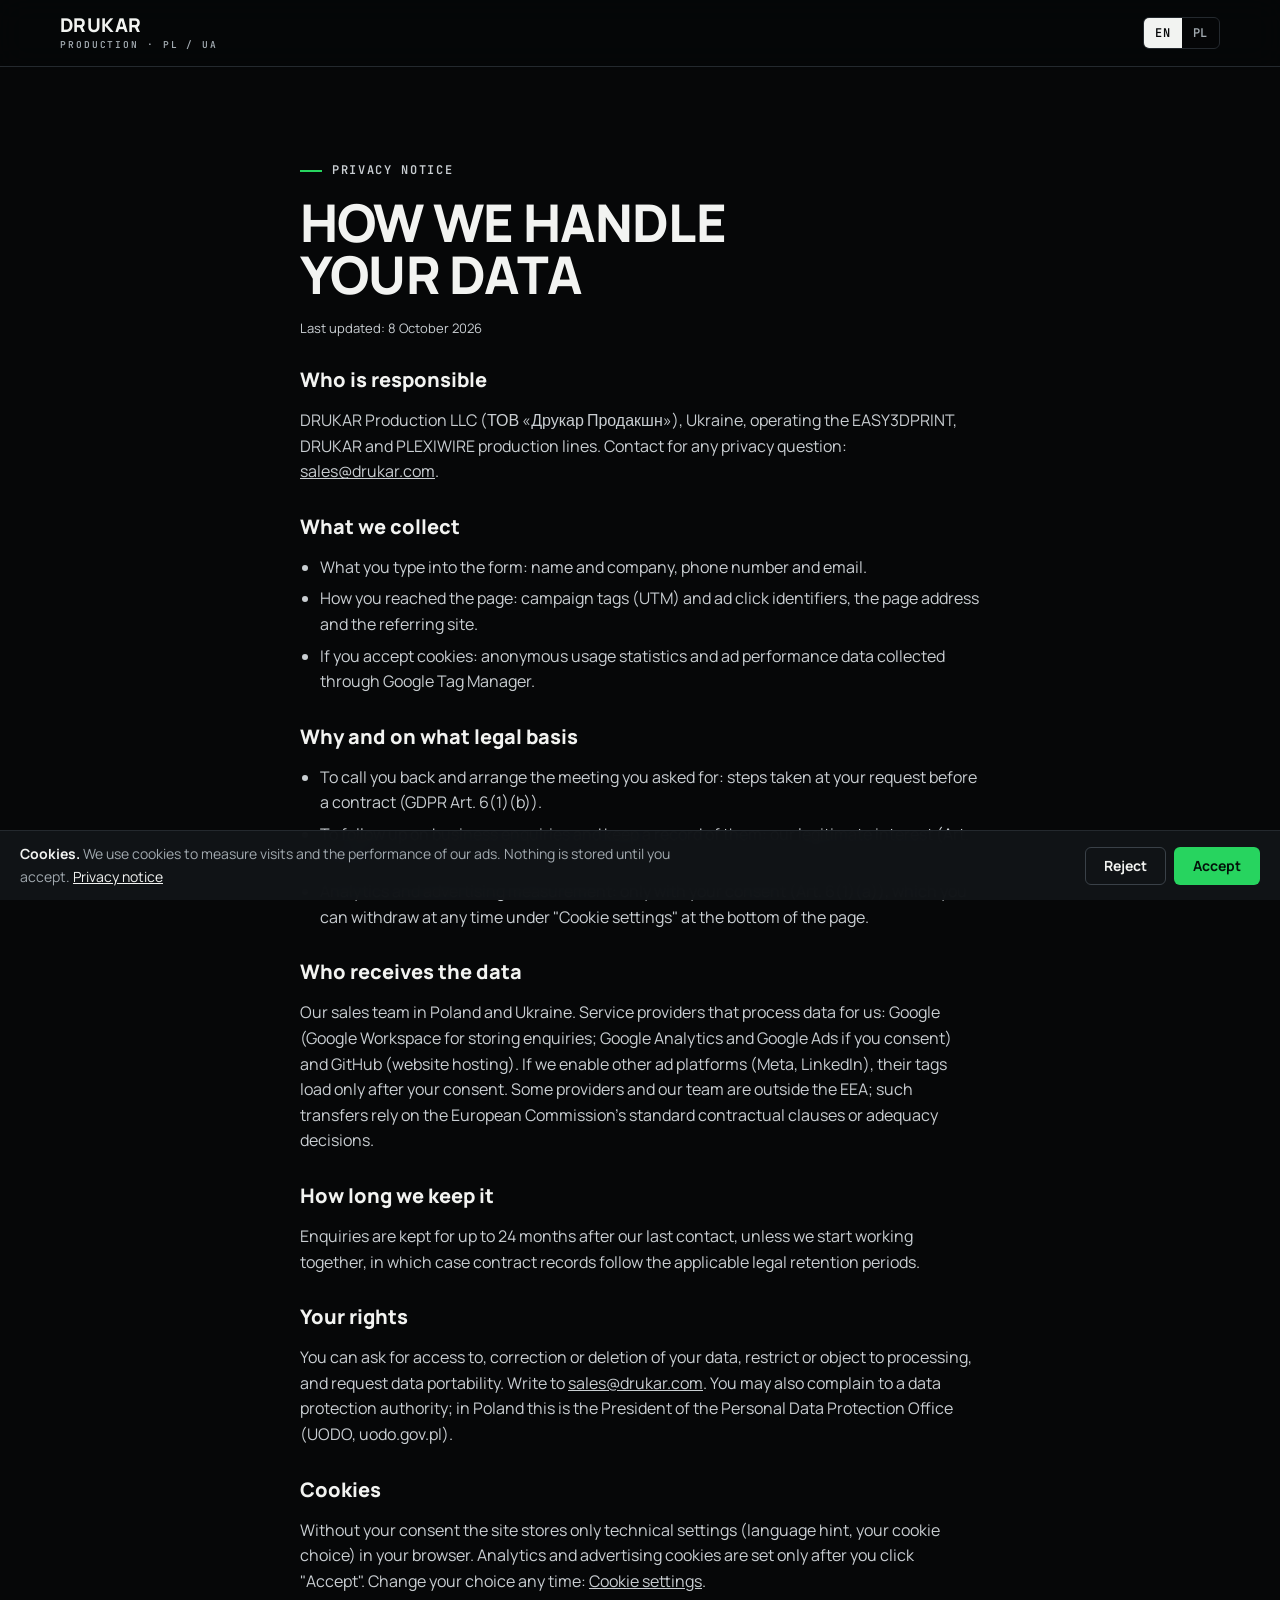
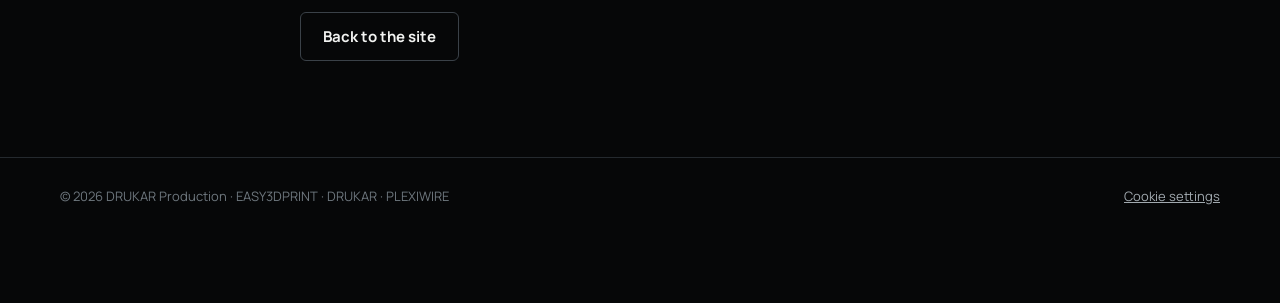
<file: privacy/index.html>
<!doctype html>
<html lang="en" data-root="../" data-langpath="">
<head>
<meta charset="utf-8">
<meta name="viewport" content="width=device-width, initial-scale=1, viewport-fit=cover">
<title>Privacy notice · DRUKAR Production</title>
<meta name="description" content="How DRUKAR Production processes personal data submitted through this website.">
<meta name="theme-color" content="#060708">
<link rel="icon" href="data:image/svg+xml,%3Csvg xmlns='http://www.w3.org/2000/svg' viewBox='0 0 64 64'%3E%3Crect width='64' height='64' rx='12' fill='%23060708'/%3E%3Cpath d='M16 14h18c11 0 18 7 18 18s-7 18-18 18H16z' fill='none' stroke='%2327D45F' stroke-width='6'/%3E%3Ccircle cx='33' cy='32' r='5' fill='%232F6BFF'/%3E%3C/svg%3E">
<link rel="canonical" href="https://warsaw2026.3drukar.com/privacy/">
<link rel="alternate" hreflang="en" href="https://warsaw2026.3drukar.com/privacy/">
<link rel="alternate" hreflang="pl" href="https://warsaw2026.3drukar.com/pl/privacy/">
<link rel="preload" href="../assets/fonts/manrope-latin-800-normal.woff2" as="font" type="font/woff2" crossorigin>
<link rel="stylesheet" href="../assets/fonts/fonts.css">
<link rel="stylesheet" href="../assets/site.css">
<script src="../assets/config.js"></script>
<script src="../assets/consent.js"></script>
</head>
<body data-page="privacy">
<header class="bar">
  <div class="wrap">
    <a class="logo" href="../" aria-label="DRUKAR Production"><b>DRUKAR</b><small>PRODUCTION · PL / UA</small></a>
    <nav class="lang" aria-label="Language" style="margin-left:auto"><a href="../privacy/" hreflang="en" lang="en" aria-current="page">EN</a><a href="../pl/privacy/" hreflang="pl" lang="pl">PL</a></nav>
  </div>
</header>

<main class="sub-main">
  <article class="wrap prose">
    <p class="eyebrow">Privacy notice</p>
    <h1>How we handle your data</h1>
    <p class="small">Last updated: 8 October 2026</p>

    <h2>Who is responsible</h2>
    <p>DRUKAR Production LLC (ТОВ «Друкар Продакшн»), Ukraine, operating the EASY3DPRINT, DRUKAR and PLEXIWIRE production lines. Contact for any privacy question: <a href="mailto:sales@drukar.com">sales@drukar.com</a>.</p>

    <h2>What we collect</h2>
    <ul>
      <li>What you type into the form: name and company, phone number and email.</li>
      <li>How you reached the page: campaign tags (UTM) and ad click identifiers, the page address and the referring site.</li>
      <li>If you accept cookies: anonymous usage statistics and ad performance data collected through Google Tag Manager.</li>
    </ul>

    <h2>Why and on what legal basis</h2>
    <ul>
      <li>To call you back and arrange the meeting you asked for: steps taken at your request before a contract (GDPR Art. 6(1)(b)).</li>
      <li>To follow up on business enquiries and keep a record of them: our legitimate interest (Art. 6(1)(f)).</li>
      <li>Analytics and advertising measurement: only with your consent (Art. 6(1)(a)), which you can withdraw at any time under "Cookie settings" at the bottom of the page.</li>
    </ul>

    <h2>Who receives the data</h2>
    <p>Our sales team in Poland and Ukraine. Service providers that process data for us: Google (Google Workspace for storing enquiries; Google Analytics and Google Ads if you consent) and GitHub (website hosting). If we enable other ad platforms (Meta, LinkedIn), their tags load only after your consent. Some providers and our team are outside the EEA; such transfers rely on the European Commission's standard contractual clauses or adequacy decisions.</p>

    <h2>How long we keep it</h2>
    <p>Enquiries are kept for up to 24 months after our last contact, unless we start working together, in which case contract records follow the applicable legal retention periods.</p>

    <h2>Your rights</h2>
    <p>You can ask for access to, correction or deletion of your data, restrict or object to processing, and request data portability. Write to <a href="mailto:sales@drukar.com">sales@drukar.com</a>. You may also complain to a data protection authority; in Poland this is the President of the Personal Data Protection Office (UODO, uodo.gov.pl).</p>

    <h2>Cookies</h2>
    <p>Without your consent the site stores only technical settings (language hint, your cookie choice) in your browser. Analytics and advertising cookies are set only after you click "Accept". Change your choice any time: <a href="#" data-cookie-settings>Cookie settings</a>.</p>

    <p><a class="btn btn-ghost" href="../">Back to the site</a></p>
  </article>
</main>

<footer>
  <div class="wrap">
    <span>© 2026 DRUKAR Production · EASY3DPRINT · DRUKAR · PLEXIWIRE</span>
    <span><a href="#" data-cookie-settings>Cookie settings</a></span>
  </div>
</footer>
<script src="../assets/site.js" defer></script>
</body>
</html>
</file>
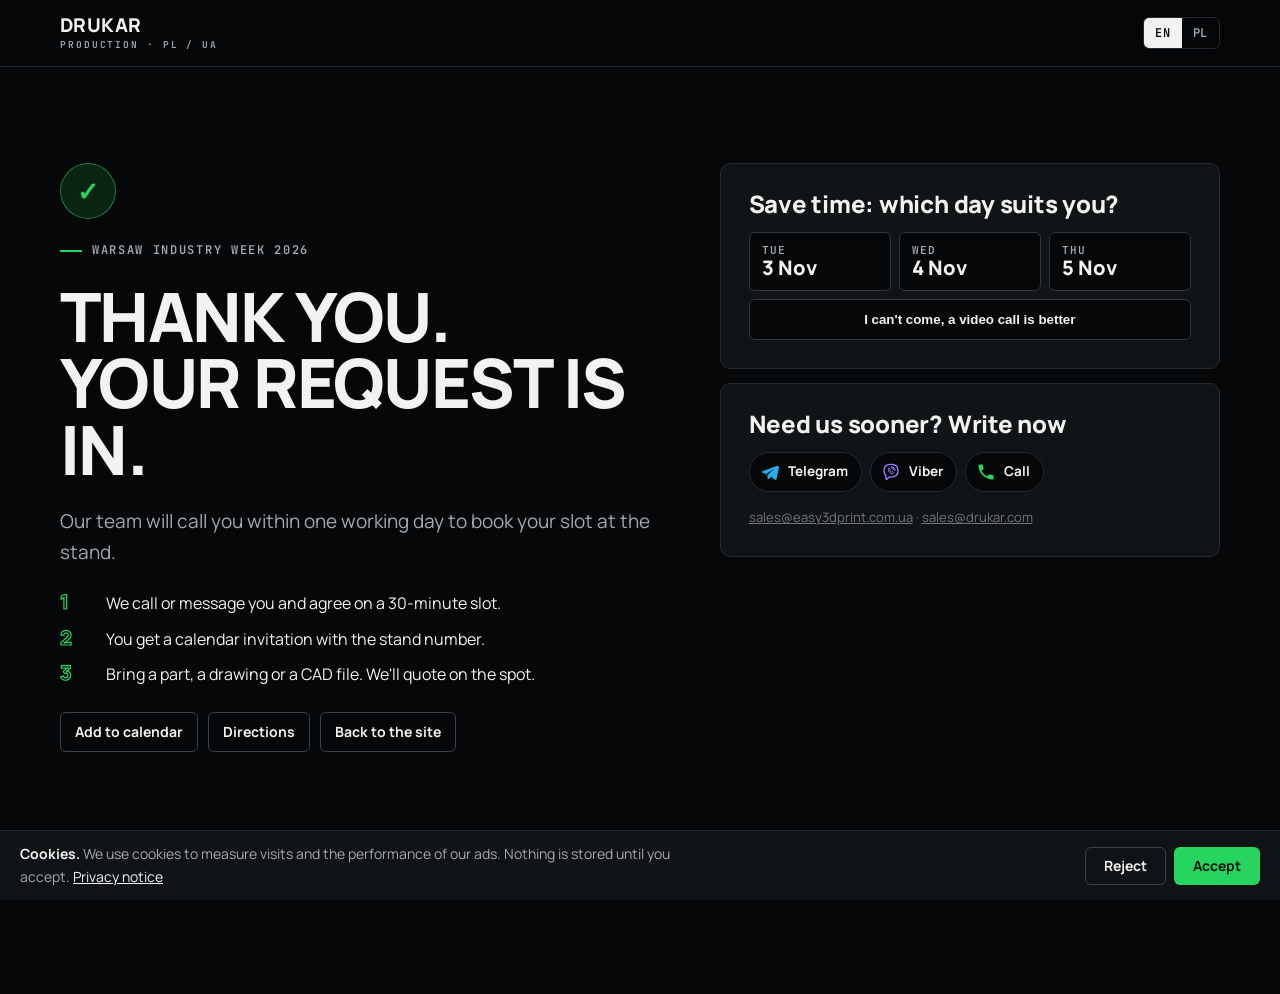
<file: thanks/index.html>
<!doctype html>
<html lang="en" data-root="../" data-langpath="">
<head>
<meta charset="utf-8">
<meta name="viewport" content="width=device-width, initial-scale=1, viewport-fit=cover">
<title>Thank you · DRUKAR Production</title>
<meta name="description" content="Your meeting request for Warsaw Industry Week 2026 has been received.">
<meta name="theme-color" content="#060708">
<link rel="icon" href="data:image/svg+xml,%3Csvg xmlns='http://www.w3.org/2000/svg' viewBox='0 0 64 64'%3E%3Crect width='64' height='64' rx='12' fill='%23060708'/%3E%3Cpath d='M16 14h18c11 0 18 7 18 18s-7 18-18 18H16z' fill='none' stroke='%2327D45F' stroke-width='6'/%3E%3Ccircle cx='33' cy='32' r='5' fill='%232F6BFF'/%3E%3C/svg%3E">
<meta name="robots" content="noindex, nofollow">
<link rel="preload" href="../assets/fonts/manrope-latin-800-normal.woff2" as="font" type="font/woff2" crossorigin>
<link rel="stylesheet" href="../assets/fonts/fonts.css">
<link rel="stylesheet" href="../assets/site.css">
<script src="../assets/config.js"></script>
<script src="../assets/consent.js"></script>
</head>
<body data-page="thanks">
<header class="bar">
  <div class="wrap">
    <a class="logo" href="../" aria-label="DRUKAR Production"><b>DRUKAR</b><small>PRODUCTION · PL / UA</small></a>
    <nav class="lang" aria-label="Language" style="margin-left:auto"><a href="../thanks/" hreflang="en" lang="en" aria-current="page">EN</a><a href="../pl/thanks/" hreflang="pl" lang="pl">PL</a></nav>
  </div>
</header>

<main class="sub-main">
  <div class="wrap thx">
    <div style="display:grid;gap:24px;min-width:0">
      <div class="thx-ok" aria-hidden="true">✓</div>
      <p class="eyebrow">Warsaw Industry Week 2026</p>
      <h1><span id="thxHi">Thank you.</span><br><span>Your request is in.</span></h1>
      <p class="note-demo" id="thxDemo" hidden></p>
      <p class="lede">Our team will call you within one working day to book your slot at the stand.</p>
      <ol class="next">
        <li>We call or message you and agree on a 30-minute slot.</li>
        <li>You get a calendar invitation with the stand number.</li>
        <li>Bring a part, a drawing or a CAD file. We'll quote on the spot.</li>
      </ol>
      <div class="vlinks">
        <button class="btn btn-ghost" type="button" data-ics>Add to calendar</button>
        <a class="btn btn-ghost" href="https://www.google.com/maps/search/?api=1&amp;query=Ptak+Warsaw+Expo+Nadarzyn" target="_blank" rel="noopener">Directions</a>
        <a class="btn btn-ghost" href="../">Back to the site</a>
      </div>
    </div>

    <div style="display:grid;gap:14px;min-width:0">
      <section class="panel" id="thxStep2" hidden>
        <h2>Save time: which day suits you?</h2>
        <div class="daypick">
          <button type="button" data-day="2026-11-03" aria-pressed="false"><small>Tue</small><b>3 Nov</b></button>
          <button type="button" data-day="2026-11-04" aria-pressed="false"><small>Wed</small><b>4 Nov</b></button>
          <button type="button" data-day="2026-11-05" aria-pressed="false"><small>Thu</small><b>5 Nov</b></button>
          <button type="button" class="wide" data-day="video" aria-pressed="false">I can't come, a video call is better</button>
        </div>
        <p class="note-ok" id="thxSaved" hidden></p>
      </section>
      <section class="panel">
        <h2>Need us sooner? Write now</h2>
        <div class="msgrs" data-msgr></div>
        <p class="small"><a href="mailto:sales@easy3dprint.com.ua">sales@easy3dprint.com.ua</a> · <a href="mailto:sales@drukar.com">sales@drukar.com</a></p>
      </section>
    </div>
  </div>
</main>

<footer>
  <div class="wrap">
    <span>© 2026 DRUKAR Production · EASY3DPRINT · DRUKAR · PLEXIWIRE</span>
    <span><a href="../privacy/">Privacy notice</a> · <a href="#" data-cookie-settings>Cookie settings</a></span>
  </div>
</footer>
<script src="../assets/site.js" defer></script>
</body>
</html>
</file>
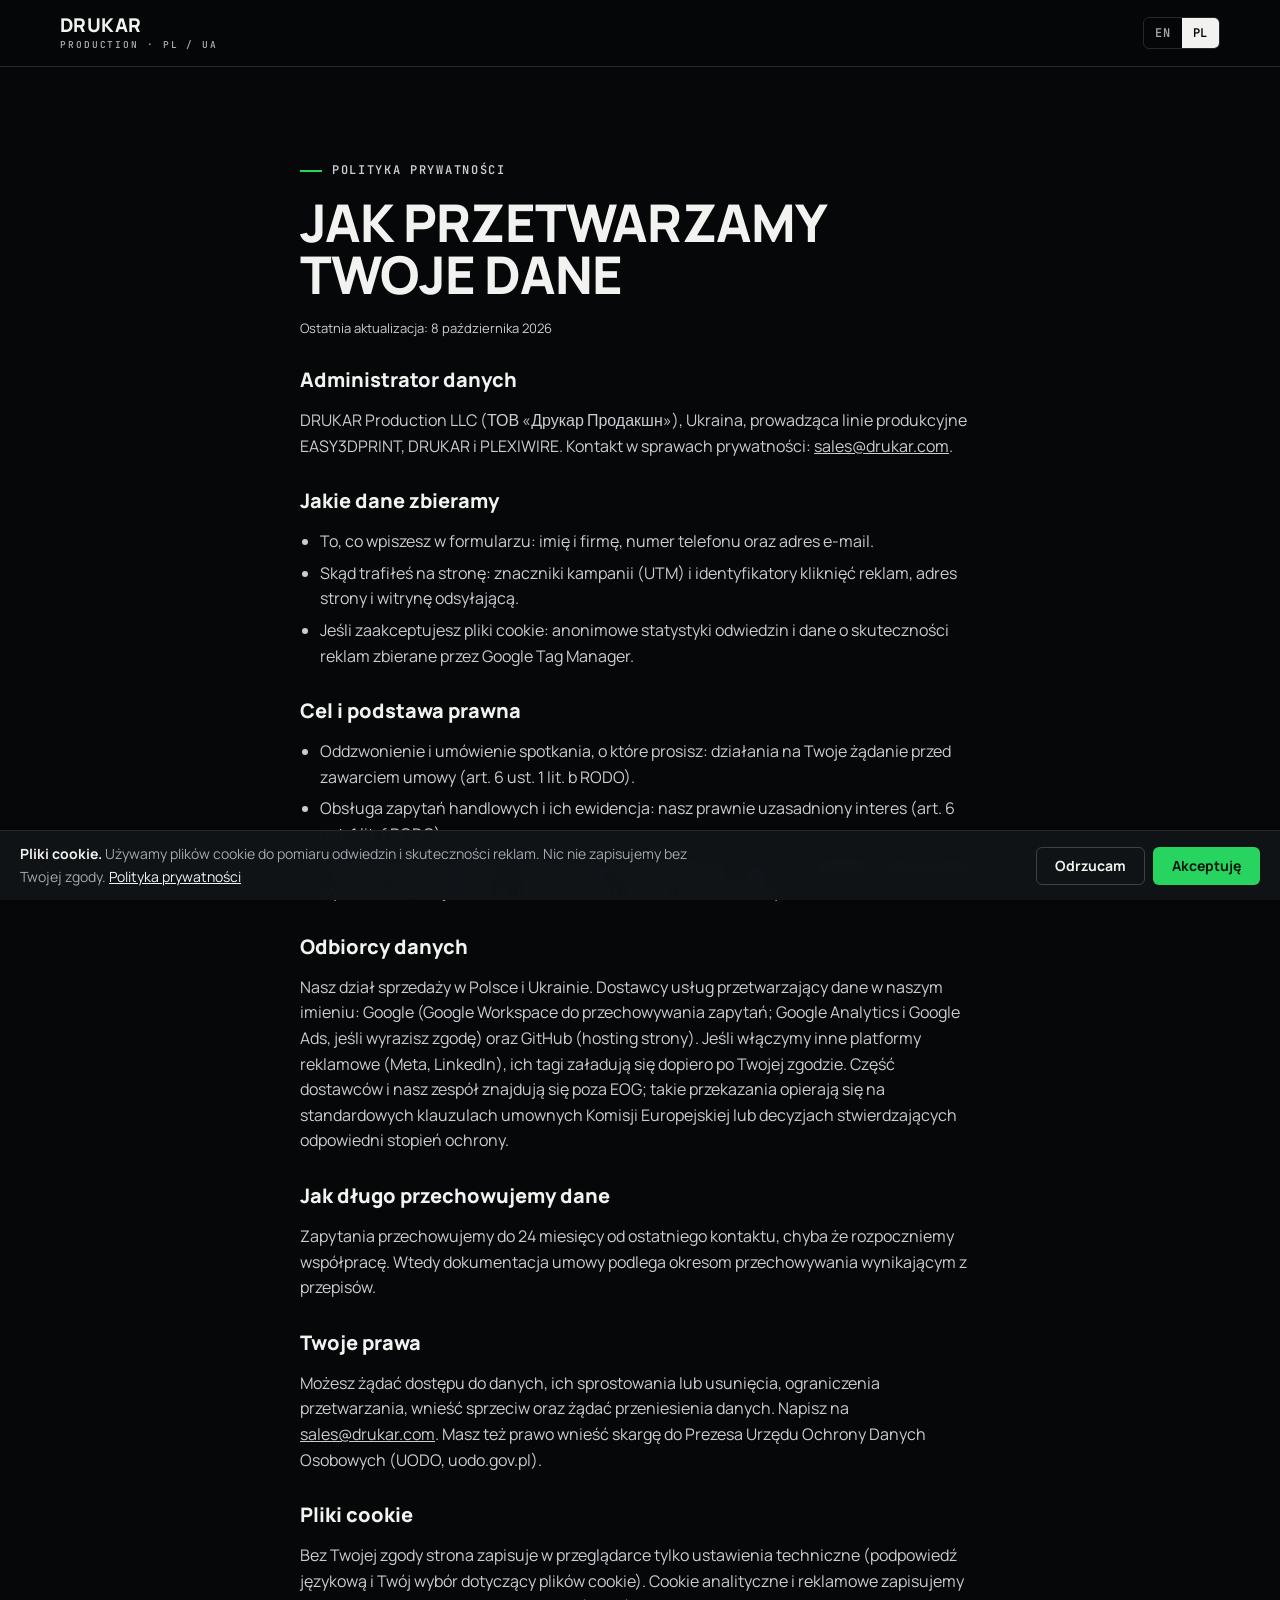
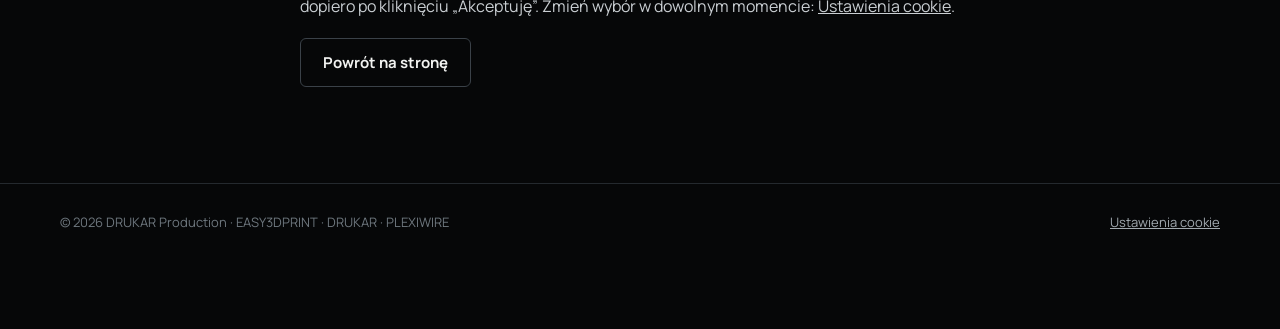
<file: pl/privacy/index.html>
<!doctype html>
<html lang="pl" data-root="../../" data-langpath="pl/">
<head>
<meta charset="utf-8">
<meta name="viewport" content="width=device-width, initial-scale=1, viewport-fit=cover">
<title>Polityka prywatności · DRUKAR Production</title>
<meta name="description" content="Jak DRUKAR Production przetwarza dane osobowe przekazane przez tę stronę.">
<meta name="theme-color" content="#060708">
<link rel="icon" href="data:image/svg+xml,%3Csvg xmlns='http://www.w3.org/2000/svg' viewBox='0 0 64 64'%3E%3Crect width='64' height='64' rx='12' fill='%23060708'/%3E%3Cpath d='M16 14h18c11 0 18 7 18 18s-7 18-18 18H16z' fill='none' stroke='%2327D45F' stroke-width='6'/%3E%3Ccircle cx='33' cy='32' r='5' fill='%232F6BFF'/%3E%3C/svg%3E">
<link rel="canonical" href="https://warsaw2026.3drukar.com/pl/privacy/">
<link rel="alternate" hreflang="en" href="https://warsaw2026.3drukar.com/privacy/">
<link rel="alternate" hreflang="pl" href="https://warsaw2026.3drukar.com/pl/privacy/">
<link rel="preload" href="../../assets/fonts/manrope-latin-800-normal.woff2" as="font" type="font/woff2" crossorigin>
<link rel="stylesheet" href="../../assets/fonts/fonts.css">
<link rel="stylesheet" href="../../assets/site.css">
<script src="../../assets/config.js"></script>
<script src="../../assets/consent.js"></script>
</head>
<body data-page="privacy">
<header class="bar">
  <div class="wrap">
    <a class="logo" href="../../pl/" aria-label="DRUKAR Production"><b>DRUKAR</b><small>PRODUCTION · PL / UA</small></a>
    <nav class="lang" aria-label="Language" style="margin-left:auto"><a href="../../privacy/" hreflang="en" lang="en">EN</a><a href="../../pl/privacy/" hreflang="pl" lang="pl" aria-current="page">PL</a></nav>
  </div>
</header>

<main class="sub-main">
  <article class="wrap prose">
    <p class="eyebrow">Polityka prywatności</p>
    <h1>Jak przetwarzamy Twoje dane</h1>
    <p class="small">Ostatnia aktualizacja: 8 października 2026</p>

    <h2>Administrator danych</h2>
    <p>DRUKAR Production LLC (ТОВ «Друкар Продакшн»), Ukraina, prowadząca linie produkcyjne EASY3DPRINT, DRUKAR i PLEXIWIRE. Kontakt w sprawach prywatności: <a href="mailto:sales@drukar.com">sales@drukar.com</a>.</p>

    <h2>Jakie dane zbieramy</h2>
    <ul>
      <li>To, co wpiszesz w formularzu: imię i firmę, numer telefonu oraz adres e-mail.</li>
      <li>Skąd trafiłeś na stronę: znaczniki kampanii (UTM) i identyfikatory kliknięć reklam, adres strony i witrynę odsyłającą.</li>
      <li>Jeśli zaakceptujesz pliki cookie: anonimowe statystyki odwiedzin i dane o skuteczności reklam zbierane przez Google Tag Manager.</li>
    </ul>

    <h2>Cel i podstawa prawna</h2>
    <ul>
      <li>Oddzwonienie i umówienie spotkania, o które prosisz: działania na Twoje żądanie przed zawarciem umowy (art. 6 ust. 1 lit. b RODO).</li>
      <li>Obsługa zapytań handlowych i ich ewidencja: nasz prawnie uzasadniony interes (art. 6 ust. 1 lit. f RODO).</li>
      <li>Analityka i pomiar reklam: wyłącznie za Twoją zgodą (art. 6 ust. 1 lit. a RODO), którą możesz wycofać w każdej chwili w „Ustawieniach cookie” na dole strony.</li>
    </ul>

    <h2>Odbiorcy danych</h2>
    <p>Nasz dział sprzedaży w Polsce i Ukrainie. Dostawcy usług przetwarzający dane w naszym imieniu: Google (Google Workspace do przechowywania zapytań; Google Analytics i Google Ads, jeśli wyrazisz zgodę) oraz GitHub (hosting strony). Jeśli włączymy inne platformy reklamowe (Meta, LinkedIn), ich tagi załadują się dopiero po Twojej zgodzie. Część dostawców i nasz zespół znajdują się poza EOG; takie przekazania opierają się na standardowych klauzulach umownych Komisji Europejskiej lub decyzjach stwierdzających odpowiedni stopień ochrony.</p>

    <h2>Jak długo przechowujemy dane</h2>
    <p>Zapytania przechowujemy do 24 miesięcy od ostatniego kontaktu, chyba że rozpoczniemy współpracę. Wtedy dokumentacja umowy podlega okresom przechowywania wynikającym z przepisów.</p>

    <h2>Twoje prawa</h2>
    <p>Możesz żądać dostępu do danych, ich sprostowania lub usunięcia, ograniczenia przetwarzania, wnieść sprzeciw oraz żądać przeniesienia danych. Napisz na <a href="mailto:sales@drukar.com">sales@drukar.com</a>. Masz też prawo wnieść skargę do Prezesa Urzędu Ochrony Danych Osobowych (UODO, uodo.gov.pl).</p>

    <h2>Pliki cookie</h2>
    <p>Bez Twojej zgody strona zapisuje w przeglądarce tylko ustawienia techniczne (podpowiedź językową i Twój wybór dotyczący plików cookie). Cookie analityczne i reklamowe zapisujemy dopiero po kliknięciu „Akceptuję”. Zmień wybór w dowolnym momencie: <a href="#" data-cookie-settings>Ustawienia cookie</a>.</p>

    <p><a class="btn btn-ghost" href="../../pl/">Powrót na stronę</a></p>
  </article>
</main>

<footer>
  <div class="wrap">
    <span>© 2026 DRUKAR Production · EASY3DPRINT · DRUKAR · PLEXIWIRE</span>
    <span><a href="#" data-cookie-settings>Ustawienia cookie</a></span>
  </div>
</footer>
<script src="../../assets/site.js" defer></script>
</body>
</html>
</file>
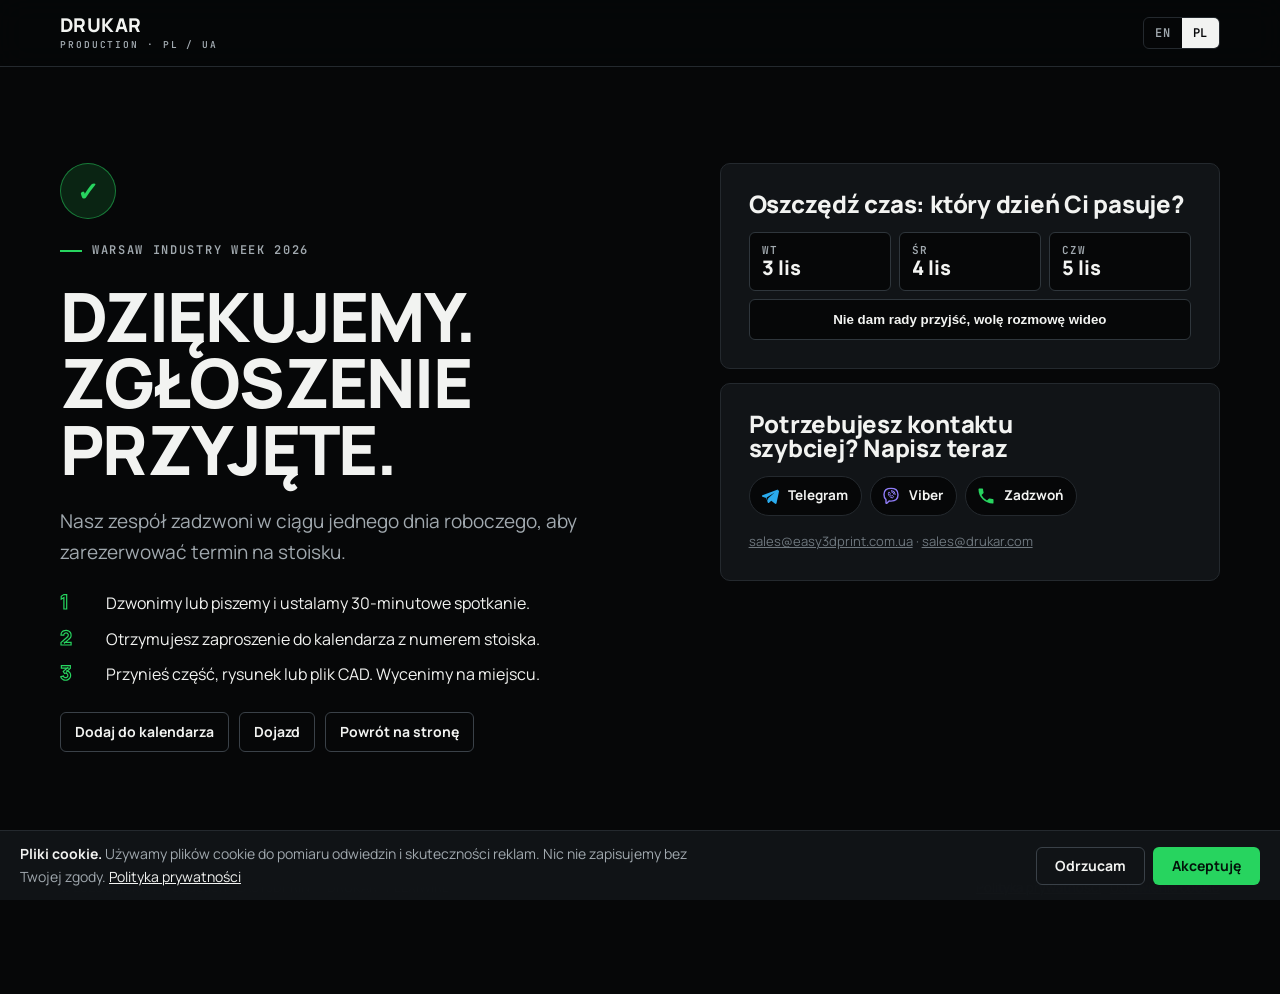
<file: pl/thanks/index.html>
<!doctype html>
<html lang="pl" data-root="../../" data-langpath="pl/">
<head>
<meta charset="utf-8">
<meta name="viewport" content="width=device-width, initial-scale=1, viewport-fit=cover">
<title>Dziękujemy · DRUKAR Production</title>
<meta name="description" content="Twoja prośba o spotkanie na Warsaw Industry Week 2026 została przyjęta.">
<meta name="theme-color" content="#060708">
<link rel="icon" href="data:image/svg+xml,%3Csvg xmlns='http://www.w3.org/2000/svg' viewBox='0 0 64 64'%3E%3Crect width='64' height='64' rx='12' fill='%23060708'/%3E%3Cpath d='M16 14h18c11 0 18 7 18 18s-7 18-18 18H16z' fill='none' stroke='%2327D45F' stroke-width='6'/%3E%3Ccircle cx='33' cy='32' r='5' fill='%232F6BFF'/%3E%3C/svg%3E">
<meta name="robots" content="noindex, nofollow">
<link rel="preload" href="../../assets/fonts/manrope-latin-800-normal.woff2" as="font" type="font/woff2" crossorigin>
<link rel="stylesheet" href="../../assets/fonts/fonts.css">
<link rel="stylesheet" href="../../assets/site.css">
<script src="../../assets/config.js"></script>
<script src="../../assets/consent.js"></script>
</head>
<body data-page="thanks">
<header class="bar">
  <div class="wrap">
    <a class="logo" href="../../pl/" aria-label="DRUKAR Production"><b>DRUKAR</b><small>PRODUCTION · PL / UA</small></a>
    <nav class="lang" aria-label="Language" style="margin-left:auto"><a href="../../thanks/" hreflang="en" lang="en">EN</a><a href="../../pl/thanks/" hreflang="pl" lang="pl" aria-current="page">PL</a></nav>
  </div>
</header>

<main class="sub-main">
  <div class="wrap thx">
    <div style="display:grid;gap:24px;min-width:0">
      <div class="thx-ok" aria-hidden="true">✓</div>
      <p class="eyebrow">Warsaw Industry Week 2026</p>
      <h1><span id="thxHi">Dziękujemy.</span><br><span>Zgłoszenie przyjęte.</span></h1>
      <p class="note-demo" id="thxDemo" hidden></p>
      <p class="lede">Nasz zespół zadzwoni w ciągu jednego dnia roboczego, aby zarezerwować termin na stoisku.</p>
      <ol class="next">
        <li>Dzwonimy lub piszemy i ustalamy 30-minutowe spotkanie.</li>
        <li>Otrzymujesz zaproszenie do kalendarza z numerem stoiska.</li>
        <li>Przynieś część, rysunek lub plik CAD. Wycenimy na miejscu.</li>
      </ol>
      <div class="vlinks">
        <button class="btn btn-ghost" type="button" data-ics>Dodaj do kalendarza</button>
        <a class="btn btn-ghost" href="https://www.google.com/maps/search/?api=1&amp;query=Ptak+Warsaw+Expo+Nadarzyn" target="_blank" rel="noopener">Dojazd</a>
        <a class="btn btn-ghost" href="../../pl/">Powrót na stronę</a>
      </div>
    </div>

    <div style="display:grid;gap:14px;min-width:0">
      <section class="panel" id="thxStep2" hidden>
        <h2>Oszczędź czas: który dzień Ci pasuje?</h2>
        <div class="daypick">
          <button type="button" data-day="2026-11-03" aria-pressed="false"><small>Wt</small><b>3 lis</b></button>
          <button type="button" data-day="2026-11-04" aria-pressed="false"><small>Śr</small><b>4 lis</b></button>
          <button type="button" data-day="2026-11-05" aria-pressed="false"><small>Czw</small><b>5 lis</b></button>
          <button type="button" class="wide" data-day="video" aria-pressed="false">Nie dam rady przyjść, wolę rozmowę wideo</button>
        </div>
        <p class="note-ok" id="thxSaved" hidden></p>
      </section>
      <section class="panel">
        <h2>Potrzebujesz kontaktu szybciej? Napisz teraz</h2>
        <div class="msgrs" data-msgr></div>
        <p class="small"><a href="mailto:sales@easy3dprint.com.ua">sales@easy3dprint.com.ua</a> · <a href="mailto:sales@drukar.com">sales@drukar.com</a></p>
      </section>
    </div>
  </div>
</main>

<footer>
  <div class="wrap">
    <span>© 2026 DRUKAR Production · EASY3DPRINT · DRUKAR · PLEXIWIRE</span>
    <span><a href="../../pl/privacy/">Polityka prywatności</a> · <a href="#" data-cookie-settings>Ustawienia cookie</a></span>
  </div>
</footer>
<script src="../../assets/site.js" defer></script>
</body>
</html>
</file>
<file: assets/fonts/fonts.css>
@font-face{font-family:'Manrope';font-style:normal;font-weight:400;font-display:swap;src:url(manrope-latin-ext-400-normal.woff2) format('woff2');unicode-range:U+0100-02BA, U+02BD-02C5, U+02C7-02CC, U+02CE-02D7, U+02DD-02FF, U+0304, U+0308, U+0329, U+1D00-1DBF, U+1E00-1E9F, U+1EF2-1EFF, U+2020, U+20A0-20AB, U+20AD-20C0, U+2113, U+2C60-2C7F, U+A720-A7FF;}
@font-face{font-family:'Manrope';font-style:normal;font-weight:400;font-display:swap;src:url(manrope-latin-400-normal.woff2) format('woff2');unicode-range:U+0000-00FF, U+0131, U+0152-0153, U+02BB-02BC, U+02C6, U+02DA, U+02DC, U+0304, U+0308, U+0329, U+2000-206F, U+20AC, U+2122, U+2190-2199, U+2191-2193, U+2212, U+2215, U+FEFF, U+FFFD;}
@font-face{font-family:'Manrope';font-style:normal;font-weight:500;font-display:swap;src:url(manrope-latin-ext-500-normal.woff2) format('woff2');unicode-range:U+0100-02BA, U+02BD-02C5, U+02C7-02CC, U+02CE-02D7, U+02DD-02FF, U+0304, U+0308, U+0329, U+1D00-1DBF, U+1E00-1E9F, U+1EF2-1EFF, U+2020, U+20A0-20AB, U+20AD-20C0, U+2113, U+2C60-2C7F, U+A720-A7FF;}
@font-face{font-family:'Manrope';font-style:normal;font-weight:500;font-display:swap;src:url(manrope-latin-500-normal.woff2) format('woff2');unicode-range:U+0000-00FF, U+0131, U+0152-0153, U+02BB-02BC, U+02C6, U+02DA, U+02DC, U+0304, U+0308, U+0329, U+2000-206F, U+20AC, U+2122, U+2190-2199, U+2191-2193, U+2212, U+2215, U+FEFF, U+FFFD;}
@font-face{font-family:'Manrope';font-style:normal;font-weight:600;font-display:swap;src:url(manrope-latin-ext-600-normal.woff2) format('woff2');unicode-range:U+0100-02BA, U+02BD-02C5, U+02C7-02CC, U+02CE-02D7, U+02DD-02FF, U+0304, U+0308, U+0329, U+1D00-1DBF, U+1E00-1E9F, U+1EF2-1EFF, U+2020, U+20A0-20AB, U+20AD-20C0, U+2113, U+2C60-2C7F, U+A720-A7FF;}
@font-face{font-family:'Manrope';font-style:normal;font-weight:600;font-display:swap;src:url(manrope-latin-600-normal.woff2) format('woff2');unicode-range:U+0000-00FF, U+0131, U+0152-0153, U+02BB-02BC, U+02C6, U+02DA, U+02DC, U+0304, U+0308, U+0329, U+2000-206F, U+20AC, U+2122, U+2190-2199, U+2191-2193, U+2212, U+2215, U+FEFF, U+FFFD;}
@font-face{font-family:'Manrope';font-style:normal;font-weight:700;font-display:swap;src:url(manrope-latin-ext-700-normal.woff2) format('woff2');unicode-range:U+0100-02BA, U+02BD-02C5, U+02C7-02CC, U+02CE-02D7, U+02DD-02FF, U+0304, U+0308, U+0329, U+1D00-1DBF, U+1E00-1E9F, U+1EF2-1EFF, U+2020, U+20A0-20AB, U+20AD-20C0, U+2113, U+2C60-2C7F, U+A720-A7FF;}
@font-face{font-family:'Manrope';font-style:normal;font-weight:700;font-display:swap;src:url(manrope-latin-700-normal.woff2) format('woff2');unicode-range:U+0000-00FF, U+0131, U+0152-0153, U+02BB-02BC, U+02C6, U+02DA, U+02DC, U+0304, U+0308, U+0329, U+2000-206F, U+20AC, U+2122, U+2190-2199, U+2191-2193, U+2212, U+2215, U+FEFF, U+FFFD;}
@font-face{font-family:'Manrope';font-style:normal;font-weight:800;font-display:swap;src:url(manrope-latin-ext-800-normal.woff2) format('woff2');unicode-range:U+0100-02BA, U+02BD-02C5, U+02C7-02CC, U+02CE-02D7, U+02DD-02FF, U+0304, U+0308, U+0329, U+1D00-1DBF, U+1E00-1E9F, U+1EF2-1EFF, U+2020, U+20A0-20AB, U+20AD-20C0, U+2113, U+2C60-2C7F, U+A720-A7FF;}
@font-face{font-family:'Manrope';font-style:normal;font-weight:800;font-display:swap;src:url(manrope-latin-800-normal.woff2) format('woff2');unicode-range:U+0000-00FF, U+0131, U+0152-0153, U+02BB-02BC, U+02C6, U+02DA, U+02DC, U+0304, U+0308, U+0329, U+2000-206F, U+20AC, U+2122, U+2190-2199, U+2191-2193, U+2212, U+2215, U+FEFF, U+FFFD;}
@font-face{font-family:'Anton';font-style:normal;font-weight:400;font-display:swap;src:url(anton-latin-ext-400-normal.woff2) format('woff2');unicode-range:U+0100-02BA, U+02BD-02C5, U+02C7-02CC, U+02CE-02D7, U+02DD-02FF, U+0304, U+0308, U+0329, U+1D00-1DBF, U+1E00-1E9F, U+1EF2-1EFF, U+2020, U+20A0-20AB, U+20AD-20C0, U+2113, U+2C60-2C7F, U+A720-A7FF;}
@font-face{font-family:'Anton';font-style:normal;font-weight:400;font-display:swap;src:url(anton-latin-400-normal.woff2) format('woff2');unicode-range:U+0000-00FF, U+0131, U+0152-0153, U+02BB-02BC, U+02C6, U+02DA, U+02DC, U+0304, U+0308, U+0329, U+2000-206F, U+20AC, U+2122, U+2190-2199, U+2191-2193, U+2212, U+2215, U+FEFF, U+FFFD;}
@font-face{font-family:'JetBrains Mono';font-style:normal;font-weight:500;font-display:swap;src:url(jetbrains-mono-latin-ext-500-normal.woff2) format('woff2');unicode-range:U+0100-02BA, U+02BD-02C5, U+02C7-02CC, U+02CE-02D7, U+02DD-02FF, U+0304, U+0308, U+0329, U+1D00-1DBF, U+1E00-1E9F, U+1EF2-1EFF, U+2020, U+20A0-20AB, U+20AD-20C0, U+2113, U+2C60-2C7F, U+A720-A7FF;}
@font-face{font-family:'JetBrains Mono';font-style:normal;font-weight:500;font-display:swap;src:url(jetbrains-mono-latin-500-normal.woff2) format('woff2');unicode-range:U+0000-00FF, U+0131, U+0152-0153, U+02BB-02BC, U+02C6, U+02DA, U+02DC, U+0304, U+0308, U+0329, U+2000-206F, U+20AC, U+2122, U+2190-2199, U+2191-2193, U+2212, U+2215, U+FEFF, U+FFFD;}
@font-face{font-family:'JetBrains Mono';font-style:normal;font-weight:600;font-display:swap;src:url(jetbrains-mono-latin-ext-600-normal.woff2) format('woff2');unicode-range:U+0100-02BA, U+02BD-02C5, U+02C7-02CC, U+02CE-02D7, U+02DD-02FF, U+0304, U+0308, U+0329, U+1D00-1DBF, U+1E00-1E9F, U+1EF2-1EFF, U+2020, U+20A0-20AB, U+20AD-20C0, U+2113, U+2C60-2C7F, U+A720-A7FF;}
@font-face{font-family:'JetBrains Mono';font-style:normal;font-weight:600;font-display:swap;src:url(jetbrains-mono-latin-600-normal.woff2) format('woff2');unicode-range:U+0000-00FF, U+0131, U+0152-0153, U+02BB-02BC, U+02C6, U+02DA, U+02DC, U+0304, U+0308, U+0329, U+2000-206F, U+20AC, U+2122, U+2190-2199, U+2191-2193, U+2212, U+2215, U+FEFF, U+FFFD;}
</file>
<file: assets/site.css>
/* Layout: stand-fascia language on the web — black ground, heavy uppercase type left, product on a glowing line-frame right; each production line keeps its stand colour. */
:root{
  --bg:#060708; --bg-2:#0B0D0F; --surface:#111417; --surface-2:#171B1F; --line:#24292E;
  --fg:#F2F3F1; --muted:#A1A9AF; --dim:#6E777E;
  --e3d:#27D45F; --drk:#3D74FF; --plx:#1EC2CB;
  --accent:var(--e3d);
  --f-display:"Manrope", "Helvetica Neue", Arial, sans-serif;
  --f-body:"Manrope", "Helvetica Neue", Arial, sans-serif;
  --f-cond:"Anton", "Impact", "Arial Narrow", sans-serif;
  --f-mono:"JetBrains Mono", ui-monospace, "SFMono-Regular", Menlo, monospace;
  --wrap:1240px; --gut:clamp(16px,4vw,40px);
  --r:6px;
  color-scheme:dark;
}
*{box-sizing:border-box}
html{scroll-behavior:smooth;-webkit-text-size-adjust:100%;scroll-padding-top:84px}
body{margin:0;background:var(--bg);color:var(--fg);font:400 16px/1.6 var(--f-body);-webkit-font-smoothing:antialiased;overflow-x:hidden}
img{max-width:100%;display:block}
a{color:inherit}
:focus-visible{outline:2px solid var(--accent);outline-offset:3px;border-radius:2px}
.wrap{max-width:var(--wrap);margin:0 auto;padding-inline:var(--gut)}
.sr{position:absolute;width:1px;height:1px;overflow:hidden;clip:rect(0 0 0 0);white-space:nowrap}
h1,h2,h3{font-family:var(--f-display);font-weight:800;margin:0;text-wrap:balance;letter-spacing:-.015em}
h2{font-size:clamp(30px,4.4vw,58px);line-height:1;text-transform:uppercase}
h3{font-size:clamp(21px,2vw,27px);line-height:1.18}
p{margin:0}
.eyebrow{font:600 12px/1.3 var(--f-mono);letter-spacing:.14em;text-transform:uppercase;color:var(--muted);display:flex;align-items:center;gap:10px}
.eyebrow::before{content:"";width:22px;height:2px;background:var(--accent)}
.lede{font-size:clamp(17px,1.5vw,19px);color:var(--muted);max-width:62ch}
section{padding-block:clamp(72px,10vw,128px);position:relative}
.sec-head{display:grid;gap:18px;margin-bottom:clamp(36px,5vw,56px);max-width:860px}

/* buttons */
.btn{display:inline-flex;align-items:center;justify-content:center;gap:10px;font:700 15px/1 var(--f-body);text-decoration:none;padding:16px 22px;border-radius:var(--r);border:1px solid transparent;cursor:pointer;transition:transform .15s ease, background .2s ease, border-color .2s ease;white-space:nowrap}
.btn:active{transform:translateY(1px)}
.btn-primary{background:var(--e3d);color:#03140A}
.btn-primary:hover{background:#4BE37C}
.btn-ghost{background:transparent;color:var(--fg);border-color:#3A4148}
.btn-ghost:hover{border-color:var(--fg)}
.btn .arr{font-family:var(--f-mono)}

/* top bar */
.bar{position:sticky;top:env(safe-area-inset-top,0px);z-index:50;background:rgba(6,7,8,.82);backdrop-filter:blur(14px);-webkit-backdrop-filter:blur(14px);border-bottom:1px solid var(--line)}
.bar .wrap{display:flex;align-items:center;gap:24px;height:66px}
.logo{display:flex;flex-direction:column;line-height:1;text-decoration:none;flex-shrink:0}
.logo b{font:800 19px/1 var(--f-display);letter-spacing:.02em}
.logo small{font:600 9.5px/1 var(--f-mono);letter-spacing:.2em;color:var(--muted);margin-top:5px}
.nav{display:flex;gap:22px;margin-left:auto}
.nav a{font-size:14px;font-weight:600;color:var(--muted);text-decoration:none}
.nav a:hover{color:var(--fg)}
.lang{display:flex;border:1px solid var(--line);border-radius:var(--r);overflow:hidden;flex-shrink:0}
.lang a{color:var(--muted);font:600 12px/1 var(--f-mono);padding:9px 11px;letter-spacing:.06em;text-decoration:none}
.lang a:hover{color:var(--fg)}
.lang a[aria-current="page"]{background:var(--fg);color:var(--bg)}
.hint{background:var(--e3d);color:#03140A;font-size:14px;font-weight:700}
.hint .wrap{display:flex;gap:16px;align-items:center;justify-content:space-between;padding-block:9px}
.hint a{color:inherit}
.hint button{background:none;border:0;font:700 18px/1 var(--f-mono);cursor:pointer;color:inherit;padding:4px 8px}
.bar .btn{padding:12px 16px;font-size:14px}
@media (max-width:1020px){.nav{display:none}.lang{margin-left:auto}}
@media (max-width:560px){.bar .btn{display:none}}

/* hero */
.hero{padding-block:clamp(40px,6vw,84px) clamp(48px,6vw,80px);overflow:hidden}
.hero-grid{display:grid;grid-template-columns:1.08fr 1fr;gap:clamp(24px,4vw,56px);align-items:center}
.hero-copy{display:grid;gap:26px;min-width:0}
.show-tag{display:flex;flex-wrap:wrap;gap:8px 14px;align-items:center;font:600 12.5px/1.4 var(--f-mono);letter-spacing:.06em;text-transform:uppercase;color:var(--muted)}
.show-tag .live{display:inline-flex;align-items:center;gap:8px;color:var(--fg);background:var(--surface-2);border:1px solid var(--line);padding:7px 11px;border-radius:999px}
.show-tag .live::before{content:"";width:8px;height:8px;border-radius:50%;background:var(--e3d);box-shadow:0 0 0 4px rgba(39,212,95,.18)}
.hero h1{font-size:clamp(40px,5.4vw,78px);line-height:.93;text-transform:uppercase;letter-spacing:-.03em}
.hero h1 .ln{display:block}
.hero h1 .ln:last-child{color:transparent;-webkit-text-stroke:2px var(--fg)}
.hero-actions{display:flex;flex-wrap:wrap;gap:12px}
.brands{display:flex;flex-wrap:wrap;gap:6px 18px;align-items:baseline;font:800 15px/1 var(--f-display);letter-spacing:.02em;padding-top:6px}
.brands span{padding-bottom:8px;border-bottom:3px solid}
.brands .s{color:var(--dim);font-weight:400;border:0}
.b-e3d{color:var(--e3d);border-color:var(--e3d)!important}
.b-drk{color:var(--drk);border-color:var(--drk)!important}
.b-plx{color:var(--plx);border-color:var(--plx)!important}
.shot{position:relative;isolation:isolate}
.shot img{width:100%;height:auto;border-radius:var(--r)}
.shot::after{content:"";position:absolute;inset:auto -10% -18% 30%;height:70%;background:radial-gradient(closest-side,var(--glow,rgba(39,212,95,.35)),transparent);z-index:-1;filter:blur(20px)}
.frame{position:absolute;inset:-4% -2% -6% -3%;width:106%;height:110%;pointer-events:none;overflow:visible}
.frame polygon{fill:none;stroke:var(--accent);stroke-width:1.6;vector-effect:non-scaling-stroke;opacity:.9}
.hero .shot{transform:translateX(2%)}
@media (max-width:880px){.hero-grid{grid-template-columns:1fr}.hero .shot{transform:none;max-width:620px}}

/* kpi */
.kpis{border-block:1px solid var(--line);background:var(--bg-2)}
.kpis ul{list-style:none;margin:0 auto;display:grid;grid-template-columns:repeat(6,1fr)}
.kpis li{padding:26px 18px;border-left:1px solid var(--line);display:grid;gap:6px;align-content:start}
.kpis li:first-child{border-left:0}
.kpis b{font:800 clamp(26px,2.6vw,36px)/1 var(--f-display);letter-spacing:-.02em;font-variant-numeric:tabular-nums;white-space:nowrap}
.kpis span{font-size:13px;line-height:1.35;color:var(--muted)}
.kpis .pl b{color:var(--e3d)}
@media (max-width:1020px){.kpis ul{grid-template-columns:repeat(3,1fr)}.kpis li:nth-child(4){border-left:0}.kpis li:nth-child(n+4){border-top:1px solid var(--line)}}
@media (max-width:560px){.kpis ul{grid-template-columns:repeat(2,1fr)}.kpis li{border-left:0!important;border-top:1px solid var(--line)}.kpis li:nth-child(-n+2){border-top:0}.kpis li:nth-child(even){border-left:1px solid var(--line)!important}}

/* chain */
.chain{list-style:none;padding:0;margin:0;display:grid;grid-template-columns:repeat(5,1fr);counter-reset:c;border:1px solid var(--line);border-radius:var(--r);overflow:hidden}
.chain li{counter-increment:c;padding:24px 20px 26px;background:var(--surface);display:grid;gap:8px;align-content:start;position:relative;border-left:1px solid var(--line);min-width:0}
.chain li:first-child{border-left:0}
.chain li::before{content:"0" counter(c);font:600 12px/1 var(--f-mono);color:var(--dim)}
.chain li::after{content:"→";position:absolute;right:12px;top:22px;font:600 14px/1 var(--f-mono);color:var(--dim)}
.chain li:last-child::after{content:""}
.chain b{font:800 17px/1.2 var(--f-display);text-transform:uppercase;letter-spacing:.01em}
.chain span{font-size:14px;color:var(--muted);line-height:1.45}
.chain .t-drk b{color:var(--drk)} .chain .t-e3d b{color:var(--e3d)}
.chain-note{margin-top:16px;font-size:14.5px;color:var(--muted);display:flex;gap:10px;align-items:baseline}
.chain-note i{font-style:normal;color:var(--plx);font-weight:800;font-family:var(--f-display)}
@media (max-width:900px){.chain{grid-template-columns:1fr}.chain li{border-left:0;border-top:1px solid var(--line);grid-template-columns:34px 1fr;column-gap:12px}.chain li:first-child{border-top:0}.chain li::before{grid-row:span 2;padding-top:3px}.chain li::after{content:"↓";top:auto;bottom:10px}}

/* service lines */
.lines{display:grid;gap:clamp(20px,3vw,28px)}
.line-panel{--accent:var(--e3d);--glow:rgba(39,212,95,.32);display:grid;grid-template-columns:1.1fr 1fr;gap:clamp(24px,4vw,56px);align-items:center;background:linear-gradient(120deg,var(--surface) 0%,var(--bg-2) 60%);border:1px solid var(--line);border-radius:10px;padding:clamp(24px,4vw,48px);overflow:hidden;position:relative}
.line-panel.drk{--accent:var(--drk);--glow:rgba(61,116,255,.34)}
.line-panel.plx{--accent:var(--plx);--glow:rgba(30,194,203,.3)}
.line-panel::before{content:"";position:absolute;left:0;top:0;bottom:0;width:4px;background:var(--accent)}
.lp-copy{display:grid;gap:20px;min-width:0}
.lp-tag{display:flex;flex-wrap:wrap;gap:10px 16px;align-items:baseline}
.lp-tag b{font:800 clamp(26px,3vw,38px)/1 var(--f-display);color:var(--accent);letter-spacing:.01em}
.lp-tag span{font:600 12px/1 var(--f-mono);text-transform:uppercase;letter-spacing:.14em;color:var(--muted)}
.stats{display:grid;grid-template-columns:repeat(2,1fr);gap:1px;background:var(--line);border:1px solid var(--line);border-radius:var(--r);overflow:hidden}
.stats div{background:var(--bg-2);padding:16px 16px 14px;display:grid;gap:4px}
.stats b{font:800 22px/1.1 var(--f-display);font-variant-numeric:tabular-nums}
.stats span{font-size:13px;color:var(--muted);line-height:1.35}
.ticks{list-style:none;margin:0;padding:0;display:grid;gap:10px}
.ticks li{display:grid;grid-template-columns:18px 1fr;gap:10px;font-size:15px;line-height:1.5;color:#D3D7DA}
.ticks li::before{content:"";width:9px;height:9px;margin-top:8px;border:2px solid var(--accent);transform:rotate(45deg)}
.line-panel .shot{order:2}
@media (max-width:880px){.line-panel{grid-template-columns:1fr}.line-panel .shot{order:-1;max-width:560px}}
@media (max-width:420px){.stats{grid-template-columns:1fr}}

/* industries */
.filters{display:flex;flex-wrap:wrap;gap:8px;margin-bottom:22px}
.filters button{background:var(--surface);color:var(--muted);border:1px solid var(--line);border-radius:999px;padding:9px 15px;font:700 13px/1 var(--f-body);cursor:pointer}
.filters button[aria-pressed="true"]{background:var(--fg);color:var(--bg);border-color:var(--fg)}
.ind-grid{display:grid;grid-template-columns:repeat(4,1fr);gap:14px;list-style:none;margin:0;padding:0}
.ind{position:relative;border-radius:var(--r);overflow:hidden;background:var(--surface);border:1px solid var(--line);display:flex;flex-direction:column;min-width:0}
.ind figure{margin:0;aspect-ratio:4/3;overflow:hidden;position:relative}
.ind img{width:100%;height:100%;object-fit:cover;object-position:60% 50%;transition:transform .5s ease}
.ind:hover img{transform:scale(1.05)}
.ind .no{position:absolute;top:10px;left:10px;font:600 11px/1 var(--f-mono);background:rgba(6,7,8,.78);padding:6px 8px;border-radius:4px;color:var(--fg)}
.ind .brand{position:absolute;top:10px;right:10px;font:800 10.5px/1 var(--f-display);letter-spacing:.06em;padding:6px 8px;border-radius:4px;background:rgba(6,7,8,.78)}
.ind .body{padding:14px 16px 18px;display:grid;gap:6px;border-top:3px solid var(--bc,var(--e3d))}
.ind h3{font:400 clamp(22px,2vw,28px)/1 var(--f-cond);text-transform:uppercase;letter-spacing:.01em}
.ind p{font-size:14px;color:var(--muted);line-height:1.45}
.ind[data-brand="drk"]{--bc:var(--drk)} .ind[data-brand="plx"]{--bc:var(--plx)}
.ind[data-brand="e3d"] .brand{color:var(--e3d)} .ind[data-brand="drk"] .brand{color:var(--drk)} .ind[data-brand="plx"] .brand{color:var(--plx)}
@media (max-width:1020px){.ind-grid{grid-template-columns:repeat(3,1fr)}}
@media (max-width:700px){.ind-grid{grid-template-columns:repeat(2,1fr);gap:10px}.ind .body{padding:12px}.ind p{font-size:13px}}

/* compare */
.cmp-grid{display:grid;grid-template-columns:1.35fr 1fr;gap:clamp(24px,4vw,48px);align-items:start}
.tbl-wrap{overflow-x:auto;border:1px solid var(--line);border-radius:var(--r);min-width:0}
table{width:100%;border-collapse:collapse;font-size:15px;min-width:540px}
th,td{text-align:left;padding:16px 18px;border-top:1px solid var(--line);vertical-align:top}
thead th{border-top:0;font:600 12px/1.3 var(--f-mono);letter-spacing:.1em;text-transform:uppercase;color:var(--muted);background:var(--bg-2)}
thead th.us{color:var(--e3d)}
tbody th{font-weight:700;color:var(--fg);width:30%}
td{color:var(--muted)}
td.us{color:var(--fg);font-weight:700;background:rgba(39,212,95,.06)}
.honest{margin-top:16px;font-size:14.5px;color:var(--muted);max-width:70ch}
.cmp-side{display:grid;gap:22px;min-width:0}
.ladder{list-style:none;margin:0;padding:0;display:grid;gap:8px}
.ladder li{display:grid;grid-template-columns:auto 1fr;gap:14px;align-items:center;background:var(--surface);border:1px solid var(--line);border-radius:var(--r);padding:14px 16px}
.ladder b{font:800 26px/1 var(--f-display);font-variant-numeric:tabular-nums;min-width:4.6ch}
.ladder span{font-size:14px;color:var(--muted)}
.ladder .bar-fill{grid-column:1/-1;height:4px;border-radius:2px;background:var(--line);overflow:hidden}
.ladder .bar-fill i{display:block;height:100%;background:var(--e3d)}
.small{font-size:13px;color:var(--dim);line-height:1.5}
@media (max-width:960px){.cmp-grid{grid-template-columns:1fr}}

/* quality */
.q-grid{display:grid;grid-template-columns:1fr 1fr;gap:14px}
.q-card{background:var(--surface);border:1px solid var(--line);border-radius:var(--r);padding:clamp(22px,3vw,32px);display:grid;gap:18px;align-content:start}
.q-card header{display:flex;flex-wrap:wrap;gap:8px 14px;align-items:baseline}
.q-card header b{font:800 22px/1 var(--f-display)}
.q-card header span{font:600 12px/1 var(--f-mono);text-transform:uppercase;letter-spacing:.14em;color:var(--muted)}
.q-card.drk{--accent:var(--drk)} .q-card.drk header b{color:var(--drk)} .q-card.e3d header b{color:var(--e3d)}
.case{margin-top:14px;display:grid;grid-template-columns:1.2fr 1fr;gap:clamp(20px,4vw,48px);padding:clamp(24px,4vw,44px);border-radius:10px;background:var(--fg);color:#0B0D0F;align-items:center}
.case .eyebrow{color:#4B5359}
.case .eyebrow::before{background:#0B0D0F}
.case blockquote{margin:14px 0 0;font:600 clamp(18px,1.8vw,22px)/1.45 var(--f-body);max-width:56ch}
.case-stats{display:grid;grid-template-columns:1fr 1fr;gap:1px;background:#C9CDD0;border:1px solid #C9CDD0;border-radius:var(--r);overflow:hidden}
.case-stats div{background:var(--fg);padding:16px;display:grid;gap:4px}
.case-stats b{font:800 clamp(26px,3vw,38px)/1 var(--f-display);font-variant-numeric:tabular-nums;letter-spacing:-.02em}
.case-stats span{font-size:13px;color:#4B5359;line-height:1.35}
@media (max-width:880px){.q-grid,.case{grid-template-columns:1fr}}

/* poland */
.pl-grid{display:grid;grid-template-columns:1fr 1.15fr;gap:clamp(24px,4vw,56px);align-items:center}
.pl-points{list-style:none;padding:0;margin:26px 0 0;display:grid;gap:12px}
.pl-points li{display:grid;grid-template-columns:auto 1fr;gap:14px;align-items:baseline;font-weight:700;font-size:17px}
.pl-points li::before{content:"✓";font-family:var(--f-mono);color:var(--e3d)}
.bases{display:grid;grid-template-columns:auto 1fr;gap:12px;background:var(--surface);border:1px solid var(--line);border-radius:10px;padding:clamp(18px,3vw,28px)}
.base{display:contents}
.base .lbl{display:grid;gap:4px;align-content:start;padding-top:2px;min-width:92px}
.base .lbl b{font:800 30px/1 var(--f-display);font-variant-numeric:tabular-nums}
.base .lbl span{font:600 11px/1.3 var(--f-mono);text-transform:uppercase;letter-spacing:.12em;color:var(--muted)}
.dots{display:flex;flex-wrap:wrap;gap:4px;align-content:flex-start;min-width:0}
.dots i{width:9px;height:9px;border-radius:2px;background:var(--drk);opacity:.85}
.base.pl .dots i{background:var(--e3d);opacity:1}
.base.pl .lbl b{color:var(--e3d)}
.bases .legend{grid-column:1/-1;border-top:1px solid var(--line);padding-top:12px}
@media (max-width:880px){.pl-grid{grid-template-columns:1fr}}

/* process */
.steps{list-style:none;margin:0;padding:0;display:grid;grid-template-columns:repeat(4,1fr);gap:14px;counter-reset:s}
.steps li{counter-increment:s;background:var(--surface);border:1px solid var(--line);border-radius:var(--r);padding:24px 22px;display:grid;gap:14px;align-content:start;position:relative}
.steps li::before{content:counter(s);font:800 44px/1 var(--f-display);color:transparent;-webkit-text-stroke:1.5px var(--e3d)}
.steps b{font-size:17px;line-height:1.35}
.steps span{font-size:14px;color:var(--muted)}
@media (max-width:960px){.steps{grid-template-columns:repeat(2,1fr)}}
@media (max-width:520px){.steps{grid-template-columns:1fr}}

/* meet */
.meet{background:radial-gradient(80% 60% at 85% 0%,rgba(39,212,95,.12),transparent 70%),var(--bg-2);border-top:1px solid var(--line)}
.meet-grid{display:grid;grid-template-columns:.9fr 1.1fr;gap:clamp(28px,5vw,64px);align-items:start}
.venue{display:grid;gap:22px;min-width:0}
.vcard{background:var(--surface);border:1px solid var(--line);border-radius:10px;padding:22px;display:grid;gap:14px}
.vrow{display:grid;grid-template-columns:96px 1fr;gap:12px;font-size:15px}
.vrow dt{font:600 11px/1.9 var(--f-mono);text-transform:uppercase;letter-spacing:.12em;color:var(--dim)}
.vrow dd{margin:0;font-weight:600}
.vlinks{display:flex;flex-wrap:wrap;gap:10px}
.vlinks .btn{padding:12px 14px;font-size:14px}
.countdown{font:600 13px/1.4 var(--f-mono);color:var(--e3d);letter-spacing:.04em}
.bring{font-size:15px;color:var(--muted);border-left:3px solid var(--e3d);padding-left:14px}
form{background:var(--surface);border:1px solid var(--line);border-radius:10px;padding:clamp(20px,3vw,32px);display:grid;gap:18px;min-width:0}
.f2{display:grid;grid-template-columns:1fr 1fr;gap:14px}
.fld{display:grid;gap:7px;min-width:0}
.fld label,.fld legend{font-size:13px;font-weight:700;color:#D3D7DA;padding:0}
.req{color:var(--e3d)}
input[type=text],input[type=email],input[type=tel],select,textarea{width:100%;background:var(--bg);color:var(--fg);border:1px solid #2F363C;border-radius:var(--r);padding:13px 14px;font:500 16px/1.3 var(--f-body)}
textarea{min-height:96px;resize:vertical}
input:focus,select:focus,textarea:focus{outline:none;border-color:var(--e3d);box-shadow:0 0 0 3px rgba(39,212,95,.18)}
input::placeholder,textarea::placeholder{color:var(--dim)}
fieldset{border:0;margin:0;padding:0;min-width:0}
.chips{display:flex;flex-wrap:wrap;gap:8px}
.chip input{position:absolute;opacity:0;pointer-events:none}
.chip span{display:inline-flex;align-items:center;gap:8px;padding:10px 13px;border:1px solid #2F363C;border-radius:var(--r);font-size:14px;font-weight:600;cursor:pointer;color:var(--muted);background:var(--bg)}
.chip input:checked + span{border-color:var(--c,var(--e3d));color:var(--fg);background:color-mix(in srgb,var(--c,var(--e3d)) 14%,var(--bg))}
.chip input:focus-visible + span{outline:2px solid var(--e3d);outline-offset:2px}
.chip.c-e3d{--c:var(--e3d)} .chip.c-drk{--c:var(--drk)} .chip.c-plx{--c:var(--plx)}
.days{display:grid;grid-template-columns:repeat(3,1fr);gap:8px}
.days .chip span{display:grid;gap:2px;justify-items:start;width:100%;padding:12px 14px}
.days .chip span b{font:800 22px/1 var(--f-display);color:var(--fg)}
.days .chip span small{font:600 11px/1 var(--f-mono);text-transform:uppercase;letter-spacing:.1em}
.days .chip{display:flex}
.check{display:grid;grid-template-columns:20px 1fr;gap:10px;font-size:13.5px;color:var(--muted);line-height:1.45;cursor:pointer}
.check input{width:18px;height:18px;margin:1px 0 0;accent-color:var(--e3d)}
.hp{position:absolute;left:-5000px}
.f-actions{display:flex;flex-wrap:wrap;gap:14px;align-items:center}
.f-msg{font-size:14.5px;border-radius:var(--r);padding:14px 16px;display:grid;gap:10px}
.f-msg.ok{background:rgba(39,212,95,.1);border:1px solid rgba(39,212,95,.4)}
.f-msg.err{background:rgba(255,170,60,.08);border:1px solid rgba(255,170,60,.4)}
.f-msg pre{margin:0;white-space:pre-wrap;font:500 12.5px/1.5 var(--f-mono);background:var(--bg);padding:12px;border-radius:4px;border:1px solid var(--line);max-height:200px;overflow:auto}
@media (max-width:960px){.meet-grid{grid-template-columns:1fr}}
@media (max-width:560px){.f2{grid-template-columns:1fr}.days .chip span b{font-size:19px}}

/* short form */
.f-head{display:grid;gap:6px}
.f-head h3{font-size:clamp(20px,2vw,24px)}
.tel{display:grid;grid-template-columns:auto 1fr;gap:8px}
.tel select{width:auto;padding-right:30px;font-variant-numeric:tabular-nums}
.tel input{font-variant-numeric:tabular-nums;letter-spacing:.04em}
.opt{font-weight:500;color:var(--dim);font-size:12px;margin-left:4px}
.f-err{color:#FF8A65;font-size:13px}
.fld.bad input,.fld.bad select{border-color:#FF8A65}
.f-btn{width:100%;padding:18px 22px;font-size:16px}
.f-legal{text-align:center}
.f-legal a{color:var(--muted)}
.lp-cta{justify-self:start;border-color:var(--accent);color:var(--fg)}
.lp-cta:hover{background:color-mix(in srgb,var(--accent) 14%,transparent)}
.chat{display:grid;gap:10px}
.kb{display:grid;gap:12px;padding:18px 20px;border:1px solid var(--line);border-radius:var(--r);background:var(--surface)}
.kb .ticks li{font-weight:700}
/* messenger pills */
.msgrs{display:flex;flex-wrap:wrap;gap:8px}
.msgrs:empty{display:none}
.msgr{display:inline-flex;align-items:center;gap:8px;padding:9px 13px 9px 10px;border-radius:999px;background:var(--bg);border:1px solid var(--line);color:var(--fg)!important;text-decoration:none;font:700 13.5px/1 var(--f-body);transition:border-color .2s,background .2s}
.msgr svg{width:20px;height:20px;flex-shrink:0}
.msgr-whatsapp svg{color:#25D366}.msgr-telegram svg{color:#2AABEE}.msgr-viber svg{color:#8F7CF7}.msgr-phone svg{color:var(--e3d)}
.msgr:hover{border-color:var(--muted);background:var(--surface-2)}
/* cookie banner */
.ck{position:fixed;left:0;right:0;bottom:0;z-index:200;padding:12px 16px calc(12px + env(safe-area-inset-bottom,0px));background:rgba(17,20,23,.97);border-top:1px solid var(--line);backdrop-filter:blur(10px);-webkit-backdrop-filter:blur(10px)}
.ck-in{max-width:var(--wrap);margin:0 auto;display:flex;flex-wrap:wrap;gap:12px 24px;align-items:center;justify-content:space-between}
.ck p{font-size:14px;color:var(--muted);max-width:75ch}
.ck p b{color:var(--fg)}
.ck a{color:var(--fg)}
.ck-b{display:flex;gap:8px}
.ck .btn{padding:11px 18px;font-size:14px}
footer a{color:var(--muted)}
/* sub pages (thanks, privacy) */
.sub-main{padding-block:clamp(48px,8vw,96px)}
.thx{display:grid;grid-template-columns:1.1fr .9fr;gap:clamp(24px,4vw,48px);align-items:start}
.thx h1{font-size:clamp(36px,5.4vw,68px);line-height:.98;text-transform:uppercase;letter-spacing:-.025em}
.thx-ok{width:56px;height:56px;border-radius:50%;display:grid;place-items:center;background:rgba(39,212,95,.14);border:1px solid rgba(39,212,95,.5);color:var(--e3d);font:800 26px/1 var(--f-display)}
.next{list-style:none;margin:0;padding:0;display:grid;gap:10px;counter-reset:n}
.next li{counter-increment:n;display:grid;grid-template-columns:34px 1fr;gap:12px;align-items:baseline;font-size:16px}
.next li::before{content:counter(n);font:800 20px/1 var(--f-display);color:transparent;-webkit-text-stroke:1.2px var(--e3d)}
.panel{background:var(--surface);border:1px solid var(--line);border-radius:10px;padding:clamp(20px,3vw,28px);display:grid;gap:16px;align-content:start}
.panel h2{font-size:clamp(20px,2vw,24px);text-transform:none;letter-spacing:-.01em}
.daypick{display:grid;grid-template-columns:repeat(3,1fr);gap:8px}
.daypick button{background:var(--bg);border:1px solid #2F363C;border-radius:var(--r);color:var(--fg);padding:12px;display:grid;gap:2px;justify-items:start;cursor:pointer}
.daypick button small{font:600 11px/1 var(--f-mono);text-transform:uppercase;letter-spacing:.1em;color:var(--muted)}
.daypick button b{font:800 20px/1 var(--f-display)}
.daypick button[aria-pressed="true"]{border-color:var(--e3d);background:rgba(39,212,95,.1)}
.daypick .wide{grid-column:1/-1;justify-items:center;font-weight:700}
.note-ok{color:var(--e3d);font-size:14px}
.note-demo{background:rgba(255,176,32,.1);border:1px solid rgba(255,176,32,.45);border-radius:var(--r);padding:10px 14px;font-size:14px}
.prose{max-width:760px;display:grid;gap:18px}
.prose h1{font-size:clamp(32px,4.4vw,52px);text-transform:uppercase;line-height:1}
.prose h2{font-size:20px;text-transform:none;letter-spacing:0;margin-top:14px}
.prose p,.prose li{color:#C9CED2}
.prose ul{margin:0;padding-left:20px;display:grid;gap:6px}
@media (max-width:880px){.thx{grid-template-columns:1fr}}

/* faq */
.faq{display:grid;gap:10px;max-width:900px}
details{background:var(--surface);border:1px solid var(--line);border-radius:var(--r)}
summary{cursor:pointer;list-style:none;padding:18px 20px;font-weight:700;font-size:17px;display:flex;justify-content:space-between;gap:16px}
summary::-webkit-details-marker{display:none}
summary::after{content:"+";font:600 20px/1 var(--f-mono);color:var(--e3d);transition:transform .2s}
details[open] summary::after{transform:rotate(45deg)}
details p{padding:0 20px 20px;color:var(--muted);max-width:70ch}

/* contact/footer */
.contact{border-top:1px solid var(--line)}
.c-grid{display:grid;grid-template-columns:1.2fr 1fr 1fr;gap:14px;margin-top:8px}
.c-card{background:var(--surface);border:1px solid var(--line);border-radius:var(--r);padding:22px;display:grid;gap:10px;align-content:start;min-width:0}
.c-card .role{font:600 11px/1 var(--f-mono);text-transform:uppercase;letter-spacing:.14em;color:var(--dim)}
.c-card b{font-size:18px}
.c-card a{text-decoration:none;font-weight:600;overflow-wrap:anywhere}
.c-card a:hover{color:var(--e3d)}
.c-links{font-size:14px;color:var(--dim)}
.c-links a{font-weight:600;color:var(--muted)}
.c-card .small{margin-top:4px}
.copy{background:none;border:1px solid var(--line);color:var(--muted);border-radius:4px;font:600 11px/1 var(--f-mono);padding:6px 8px;cursor:pointer;justify-self:start}
.c-card .btn{justify-self:start;padding:12px 14px;font-size:14px}
@media (max-width:900px){.c-grid{grid-template-columns:1fr}}
footer{padding-block:28px 96px;border-top:1px solid var(--line);font-size:13px;color:var(--dim)}
footer .wrap{display:flex;flex-wrap:wrap;gap:10px 28px;justify-content:space-between}

/* mobile sticky cta */
.mcta{position:fixed;left:0;right:0;bottom:0;z-index:60;padding:10px 16px calc(10px + env(safe-area-inset-bottom,0px));background:rgba(6,7,8,.9);backdrop-filter:blur(12px);-webkit-backdrop-filter:blur(12px);border-top:1px solid var(--line);display:none}
.mcta .btn{width:100%}
@media (max-width:760px){.mcta{display:block}}

/* motion */
@media (prefers-reduced-motion:no-preference){
  .hero .shot img{animation:rise 1s cubic-bezier(.2,.7,.2,1) both .1s}
  .hero .frame polygon{stroke-dasharray:1400;stroke-dashoffset:1400;animation:draw 1.6s ease-out forwards .35s}
  @keyframes rise{from{transform:translateY(18px)}to{transform:none}}
  @keyframes draw{to{stroke-dashoffset:0}}
}
@media (prefers-reduced-motion:reduce){html{scroll-behavior:auto}*{transition:none!important;animation:none!important}}
</file>
